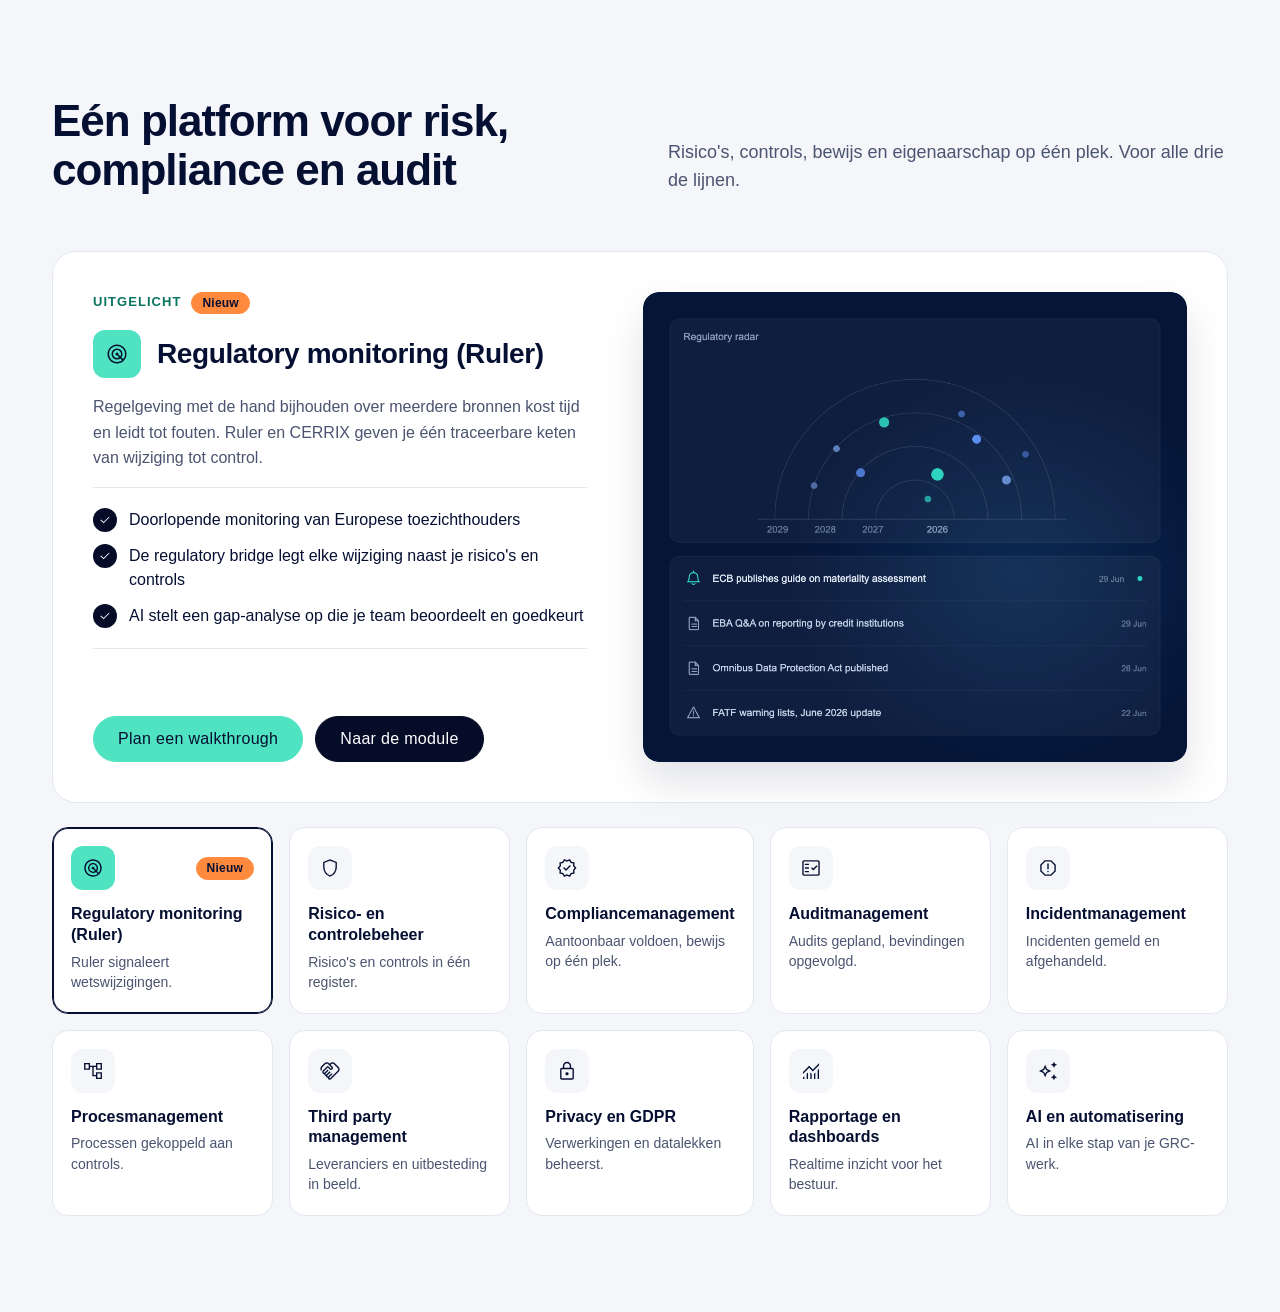
<file: experiment-modulegrid.html>
<!doctype html>
<html lang="nl">
<head>
<meta charset="utf-8">
<meta name="viewport" content="width=device-width, initial-scale=1">
<title>Experiment modulegrid · klikbaar</title>
<link rel="preconnect" href="https://fonts.googleapis.com">
<link rel="preconnect" href="https://fonts.gstatic.com" crossorigin>
<link rel="stylesheet" href="wireframe.css">
<link rel="stylesheet" href="cerrix.css">
<link rel="stylesheet" href="home.css">
<link rel="stylesheet" href="live.css">
<link rel="stylesheet" href="design.css">
<link rel="stylesheet" href="x-modgrid.css">
</head>
<body class="ds"><div class="wf-frame xm-frame" data-frame="Experiment modulegrid · klikbaar">
<section class="hp-sec hp-s4 xm" data-live data-name="Experiment modulegrid · Regulatory monitoring (Ruler)"><div class="wf-container">
  <div class="wf-section-head"><h2 class="wf-h2">Eén platform voor risk, compliance en audit</h2><p class="wf-lead">Risico's, controls, bewijs en eigenaarschap op één plek. Voor alle drie de lijnen.</p></div>
  <div class="hp-mg-feature xm-panel" data-mod="Regulatory monitoring (Ruler)"><div class="hp-mg-copy"><div class="hp-mg-top"><div class="hp-mg-label"><p class="wf-eyebrow">Uitgelicht</p><em class=cx-tag>Nieuw</em></div>
    <div class="px-title"><span class="ds-tile"><svg class="cx-ic" fill="currentColor" data-icon="radar" xmlns="http://www.w3.org/2000/svg" height="24" viewBox="0 -960 960 960" width="24"><path d="M331.86-129.92q-69.37-29.92-120.68-81.21-51.31-51.29-81.25-120.63Q100-401.1 100-479.93q0-78.84 29.92-148.21t81.21-120.68q51.29-51.31 120.63-81.25Q401.1-860 479.93-860q78.84 0 148.21 29.92t120.68 81.21q51.31 51.29 81.25 120.63Q860-558.9 860-480.07q0 78.84-29.92 148.21t-81.21 120.68q-51.29 51.31-120.63 81.25Q558.9-100 480.07-100q-78.84 0-148.21-29.92ZM480-160q58.5 0 110.21-19.42 51.71-19.43 93.48-54.12l-70.84-70.85q-27.47 21-61.48 32.7Q517.36-260 480-260q-91.67 0-155.83-64.14Q260-388.28 260-479.91q0-91.63 64.14-155.86Q388.28-700 479.91-700q91.63 0 155.86 64.17Q700-571.67 700-480q0 37.46-12 71.68-12 34.22-33 61.78l70.85 70.85q34.69-41.77 54.42-93.69Q800-421.31 800-480q0-134-93-227t-227-93q-134 0-227 93t-93 227q0 134 93 227t227 93Zm0-160q24.55 0 47.43-7.23t42.03-20.54L495-422.23q-3.73 1.48-7.46 1.86-3.73.37-7.46.37-24.62 0-42.35-17.73T420-480q0-24.54 17.73-42.27Q455.46-540 480-540q24.54 0 42.27 17.73Q540-504.54 540-480.08q0 4.45-.37 8.53-.38 4.07-1.86 7.78l73.84 73.85q13.31-19.16 20.85-41.87Q640-454.51 640-480q0-66-47-113t-113-47q-66 0-113 47t-47 113q0 66 47 113t113 47Z"/></svg></span><h3>Regulatory monitoring (Ruler)</h3></div><p class="hp-mod-desc">Regelgeving met de hand bijhouden over meerdere bronnen kost tijd en leidt tot fouten. Ruler en CERRIX geven je één traceerbare keten van wijziging tot control.</p><ul class="hp-usps"><li><span class="ds-check"><svg class="cx-ic" fill="currentColor" data-icon="check" xmlns="http://www.w3.org/2000/svg" height="18" viewBox="0 -960 960 960" width="18"><path d="M382-253.85 168.62-467.23 211.38-510 382-339.38 748.62-706l42.76 42.77L382-253.85Z"/></svg></span><span>Doorlopende monitoring van Europese toezichthouders</span></li><li><span class="ds-check"><svg class="cx-ic" fill="currentColor" data-icon="check" xmlns="http://www.w3.org/2000/svg" height="18" viewBox="0 -960 960 960" width="18"><path d="M382-253.85 168.62-467.23 211.38-510 382-339.38 748.62-706l42.76 42.77L382-253.85Z"/></svg></span><span>De regulatory bridge legt elke wijziging naast je risico's en controls</span></li><li><span class="ds-check"><svg class="cx-ic" fill="currentColor" data-icon="check" xmlns="http://www.w3.org/2000/svg" height="18" viewBox="0 -960 960 960" width="18"><path d="M382-253.85 168.62-467.23 211.38-510 382-339.38 748.62-706l42.76 42.77L382-253.85Z"/></svg></span><span>AI stelt een gap-analyse op die je team beoordeelt en goedkeurt</span></li></ul></div>
    <div class="wf-row px-actions"><a class="wf-btn" href="#">Plan een walkthrough</a><a class="wf-btn wf-btn--secondary" href="#">Naar de module</a></div></div>
    <div class="hp-mg-img"><img class="ds-shot" src="assets/prod-ruler.png" alt=""></div></div><div class="hp-mg-feature xm-panel" data-mod="Risico- en controlebeheer" hidden><div class="hp-mg-copy"><div class="hp-mg-top"><div class="hp-mg-label"><p class="wf-eyebrow">Module</p></div>
    <div class="px-title"><span class="ds-tile"><svg class="cx-ic" fill="currentColor" data-icon="shield" xmlns="http://www.w3.org/2000/svg" height="24" viewBox="0 -960 960 960" width="24"><path d="M480-100.77q-129.77-35.39-214.88-152.77Q180-370.92 180-516v-230.15l300-112.31 300 112.31V-516q0 145.08-85.12 262.46Q609.77-136.16 480-100.77Zm0-63.23q104-33 172-132t68-220v-189l-240-89.62L240-705v189q0 121 68 220t172 132Zm0-315.62Z"/></svg></span><h3>Risico- en controlebeheer</h3></div><p class="hp-mod-desc">Breng risico's en controls samen in één register. Zo zie je altijd waar je staat, zonder losse spreadsheets bij te houden.</p><ul class="hp-usps"><li><span class="ds-check"><svg class="cx-ic" fill="currentColor" data-icon="check" xmlns="http://www.w3.org/2000/svg" height="18" viewBox="0 -960 960 960" width="18"><path d="M382-253.85 168.62-467.23 211.38-510 382-339.38 748.62-706l42.76 42.77L382-253.85Z"/></svg></span><span>Eén risicoregister voor alle drie de lijnen</span></li><li><span class="ds-check"><svg class="cx-ic" fill="currentColor" data-icon="check" xmlns="http://www.w3.org/2000/svg" height="18" viewBox="0 -960 960 960" width="18"><path d="M382-253.85 168.62-467.23 211.38-510 382-339.38 748.62-706l42.76 42.77L382-253.85Z"/></svg></span><span>Controls direct gekoppeld aan risico's en bewijs</span></li><li><span class="ds-check"><svg class="cx-ic" fill="currentColor" data-icon="check" xmlns="http://www.w3.org/2000/svg" height="18" viewBox="0 -960 960 960" width="18"><path d="M382-253.85 168.62-467.23 211.38-510 382-339.38 748.62-706l42.76 42.77L382-253.85Z"/></svg></span><span>Actuele risicoscores, klaar voor het bestuur</span></li></ul></div>
    <div class="wf-row px-actions"><a class="wf-btn" href="#">Plan een walkthrough</a><a class="wf-btn wf-btn--secondary" href="#">Naar de module</a></div></div>
    <div class="hp-mg-img"><img class="ds-shot" src="assets/prod-risk.png" alt=""></div></div><div class="hp-mg-feature xm-panel" data-mod="Compliancemanagement" hidden><div class="hp-mg-copy"><div class="hp-mg-top"><div class="hp-mg-label"><p class="wf-eyebrow">Module</p></div>
    <div class="px-title"><span class="ds-tile"><svg class="cx-ic" fill="currentColor" data-icon="verified" xmlns="http://www.w3.org/2000/svg" height="24" viewBox="0 -960 960 960" width="24"><path d="m352.46-85.39-71.38-120.3-135.54-29.7 13.23-139.53L66.93-480l91.84-105.08-13.23-139.53 135.54-29.7 71.38-120.3L480-820.46l127.54-54.15 71.38 120.3 135.54 29.7-13.23 139.53L893.07-480l-91.84 105.08 13.23 139.53-135.54 29.7-71.38 120.3L480-139.54 352.46-85.39ZM378-162l102-43.23L583.23-162 640-258l110-25.23L740-396l74-84-74-85.23L750-678l-110-24-58-96-102 43.23L376.77-798 320-702l-110 24 10 112.77L146-480l74 84-10 114 110 24 58 96Zm102-318Zm-42 128.15L650.15-564 608-607.38l-170 170-86-84.77L309.85-480 438-351.85Z"/></svg></span><h3>Compliancemanagement</h3></div><p class="hp-mod-desc">Wet- en regelgeving vertaald naar normen en controls in één omgeving. Zo laat je op elk moment zien dat je voldoet, met het bewijs erbij.</p><ul class="hp-usps"><li><span class="ds-check"><svg class="cx-ic" fill="currentColor" data-icon="check" xmlns="http://www.w3.org/2000/svg" height="18" viewBox="0 -960 960 960" width="18"><path d="M382-253.85 168.62-467.23 211.38-510 382-339.38 748.62-706l42.76 42.77L382-253.85Z"/></svg></span><span>Normenkaders als DORA, NIS2 en ISO 27001 vooraf ingericht</span></li><li><span class="ds-check"><svg class="cx-ic" fill="currentColor" data-icon="check" xmlns="http://www.w3.org/2000/svg" height="18" viewBox="0 -960 960 960" width="18"><path d="M382-253.85 168.62-467.23 211.38-510 382-339.38 748.62-706l42.76 42.77L382-253.85Z"/></svg></span><span>Bewijs hangt direct aan de control waar het bij hoort</span></li><li><span class="ds-check"><svg class="cx-ic" fill="currentColor" data-icon="check" xmlns="http://www.w3.org/2000/svg" height="18" viewBox="0 -960 960 960" width="18"><path d="M382-253.85 168.62-467.23 211.38-510 382-339.38 748.62-706l42.76 42.77L382-253.85Z"/></svg></span><span>Altijd een actueel beeld van je compliancestatus</span></li></ul></div>
    <div class="wf-row px-actions"><a class="wf-btn" href="#">Plan een walkthrough</a><a class="wf-btn wf-btn--secondary" href="#">Naar de module</a></div></div>
    <div class="hp-mg-img"><img class="ds-shot" src="assets/prod-compliance.png" alt=""></div></div><div class="hp-mg-feature xm-panel" data-mod="Auditmanagement" hidden><div class="hp-mg-copy"><div class="hp-mg-top"><div class="hp-mg-label"><p class="wf-eyebrow">Module</p></div>
    <div class="px-title"><span class="ds-tile"><svg class="cx-ic" fill="currentColor" data-icon="fact_check" xmlns="http://www.w3.org/2000/svg" height="24" viewBox="0 -960 960 960" width="24"><path d="M172.31-140Q142-140 121-161q-21-21-21-51.31v-535.38Q100-778 121-799q21-21 51.31-21h615.38Q818-820 839-799q21 21 21 51.31v535.38Q860-182 839-161q-21 21-51.31 21H172.31Zm0-60h615.38q4.62 0 8.46-3.85 3.85-3.84 3.85-8.46v-535.38q0-4.62-3.85-8.46-3.84-3.85-8.46-3.85H172.31q-4.62 0-8.46 3.85-3.85 3.84-3.85 8.46v535.38q0 4.62 3.85 8.46 3.84 3.85 8.46 3.85ZM210-290h180v-60H210v60Zm372-84.23L765.77-558 723-600.77l-141 142-57-57L483.23-473 582-374.23ZM210-450h180v-60H210v60Zm0-160h180v-60H210v60Zm-50 410v-560 560Z"/></svg></span><h3>Auditmanagement</h3></div><p class="hp-mod-desc">Plan audits, leg bevindingen vast en volg verbeteracties op tot ze zijn afgerond. De tweede en derde lijn werken in dezelfde data.</p><ul class="hp-usps"><li><span class="ds-check"><svg class="cx-ic" fill="currentColor" data-icon="check" xmlns="http://www.w3.org/2000/svg" height="18" viewBox="0 -960 960 960" width="18"><path d="M382-253.85 168.62-467.23 211.38-510 382-339.38 748.62-706l42.76 42.77L382-253.85Z"/></svg></span><span>Auditplanning en werkprogramma's op één plek</span></li><li><span class="ds-check"><svg class="cx-ic" fill="currentColor" data-icon="check" xmlns="http://www.w3.org/2000/svg" height="18" viewBox="0 -960 960 960" width="18"><path d="M382-253.85 168.62-467.23 211.38-510 382-339.38 748.62-706l42.76 42.77L382-253.85Z"/></svg></span><span>Bevindingen gekoppeld aan risico's en controls</span></li><li><span class="ds-check"><svg class="cx-ic" fill="currentColor" data-icon="check" xmlns="http://www.w3.org/2000/svg" height="18" viewBox="0 -960 960 960" width="18"><path d="M382-253.85 168.62-467.23 211.38-510 382-339.38 748.62-706l42.76 42.77L382-253.85Z"/></svg></span><span>Verbeteracties met eigenaar, deadline en status</span></li></ul></div>
    <div class="wf-row px-actions"><a class="wf-btn" href="#">Plan een walkthrough</a><a class="wf-btn wf-btn--secondary" href="#">Naar de module</a></div></div>
    <div class="hp-mg-img"><img class="ds-shot" src="assets/prod-audit.png" alt=""></div></div><div class="hp-mg-feature xm-panel" data-mod="Incidentmanagement" hidden><div class="hp-mg-copy"><div class="hp-mg-top"><div class="hp-mg-label"><p class="wf-eyebrow">Module</p></div>
    <div class="px-title"><span class="ds-tile"><svg class="cx-ic" fill="currentColor" data-icon="report" xmlns="http://www.w3.org/2000/svg" height="24" viewBox="0 -960 960 960" width="24"><path d="M480-291.54q13.73 0 23.02-9.38 9.29-9.39 9.29-22.93 0-13.53-9.29-22.92-9.29-9.38-23.02-9.38t-23.02 9.38q-9.29 9.39-9.29 22.92 0 13.54 9.29 22.93 9.29 9.38 23.02 9.38Zm-30-139.23h60v-241.54h-60v241.54ZM338.46-140 140-338.28v-283.26L338.28-820h283.26L820-621.72v283.26L621.72-140H338.46ZM364-200h232l164-164v-232L596-760H364L200-596v232l164 164Zm116-280Z"/></svg></span><h3>Incidentmanagement</h3></div><p class="hp-mod-desc">Meld, classificeer en handel incidenten af volgens vaste stappen. Ernstige incidenten meld je op tijd aan de toezichthouder.</p><ul class="hp-usps"><li><span class="ds-check"><svg class="cx-ic" fill="currentColor" data-icon="check" xmlns="http://www.w3.org/2000/svg" height="18" viewBox="0 -960 960 960" width="18"><path d="M382-253.85 168.62-467.23 211.38-510 382-339.38 748.62-706l42.76 42.77L382-253.85Z"/></svg></span><span>Meldformulier voor de hele organisatie</span></li><li><span class="ds-check"><svg class="cx-ic" fill="currentColor" data-icon="check" xmlns="http://www.w3.org/2000/svg" height="18" viewBox="0 -960 960 960" width="18"><path d="M382-253.85 168.62-467.23 211.38-510 382-339.38 748.62-706l42.76 42.77L382-253.85Z"/></svg></span><span>Classificatie en termijnen volgens DORA</span></li><li><span class="ds-check"><svg class="cx-ic" fill="currentColor" data-icon="check" xmlns="http://www.w3.org/2000/svg" height="18" viewBox="0 -960 960 960" width="18"><path d="M382-253.85 168.62-467.23 211.38-510 382-339.38 748.62-706l42.76 42.77L382-253.85Z"/></svg></span><span>Oorzaken en acties gekoppeld aan je risico's</span></li></ul></div>
    <div class="wf-row px-actions"><a class="wf-btn" href="#">Plan een walkthrough</a><a class="wf-btn wf-btn--secondary" href="#">Naar de module</a></div></div>
    <div class="hp-mg-img"><img class="ds-shot" src="assets/prod-incident.png" alt=""></div></div><div class="hp-mg-feature xm-panel" data-mod="Procesmanagement" hidden><div class="hp-mg-copy"><div class="hp-mg-top"><div class="hp-mg-label"><p class="wf-eyebrow">Module</p></div>
    <div class="px-title"><span class="ds-tile"><svg class="cx-ic" fill="currentColor" data-icon="account_tree" xmlns="http://www.w3.org/2000/svg" height="24" viewBox="0 -960 960 960" width="24"><path d="M610-130v-120H450v-400H350v120H90v-300h260v120h260v-120h260v300H610v-120H510v340h100v-120h260v300H610ZM150-770v180-180Zm520 400v180-180Zm0-400v180-180Zm0 180h140v-180H670v180Zm0 400h140v-180H670v180ZM150-590h140v-180H150v180Z"/></svg></span><h3>Procesmanagement</h3></div><p class="hp-mod-desc">Breng je processen in kaart en koppel ze aan risico's en controls. Zo zie je per proces waar je kwetsbaar bent en wie verantwoordelijk is.</p><ul class="hp-usps"><li><span class="ds-check"><svg class="cx-ic" fill="currentColor" data-icon="check" xmlns="http://www.w3.org/2000/svg" height="18" viewBox="0 -960 960 960" width="18"><path d="M382-253.85 168.62-467.23 211.38-510 382-339.38 748.62-706l42.76 42.77L382-253.85Z"/></svg></span><span>Processen, eigenaren en stappen op één plek</span></li><li><span class="ds-check"><svg class="cx-ic" fill="currentColor" data-icon="check" xmlns="http://www.w3.org/2000/svg" height="18" viewBox="0 -960 960 960" width="18"><path d="M382-253.85 168.62-467.23 211.38-510 382-339.38 748.62-706l42.76 42.77L382-253.85Z"/></svg></span><span>Risico's en controls per processtap zichtbaar</span></li><li><span class="ds-check"><svg class="cx-ic" fill="currentColor" data-icon="check" xmlns="http://www.w3.org/2000/svg" height="18" viewBox="0 -960 960 960" width="18"><path d="M382-253.85 168.62-467.23 211.38-510 382-339.38 748.62-706l42.76 42.77L382-253.85Z"/></svg></span><span>Wijzigingen in processen direct doorgevoerd in je controls</span></li></ul></div>
    <div class="wf-row px-actions"><a class="wf-btn" href="#">Plan een walkthrough</a><a class="wf-btn wf-btn--secondary" href="#">Naar de module</a></div></div>
    <div class="hp-mg-img"><img class="ds-shot" src="assets/prod-process.png" alt=""></div></div><div class="hp-mg-feature xm-panel" data-mod="Third party management" hidden><div class="hp-mg-copy"><div class="hp-mg-top"><div class="hp-mg-label"><p class="wf-eyebrow">Module</p></div>
    <div class="px-title"><span class="ds-tile"><svg class="cx-ic" fill="currentColor" data-icon="handshake" xmlns="http://www.w3.org/2000/svg" height="24" viewBox="0 -960 960 960" width="24"><path d="M471.54-161.15q5.92 0 12.04-2.77 6.11-2.77 9.65-6.31l319.92-319.92q13.54-13.54 20.39-28.93 6.84-15.38 6.84-32.3 0-17.54-6.84-33.77-6.85-16.24-20.39-29.16l-160-160q-12.92-13.54-28-19.81-15.07-6.26-32.61-6.26-16.92 0-32.5 6.26-15.58 6.27-28.73 19.81l-22.93 22.93 74 74.61q13.46 12.85 19.89 29.31 6.42 16.46 6.42 34.15 0 36.62-24.46 61.08t-61.08 24.46q-17.69 0-34.27-5.85-16.57-5.84-29.42-18.69l-75.77-75.15-173.84 173.84q-4.54 4.54-6.81 10.16-2.27 5.61-2.27 11.54 0 11.07 7.54 18.92 7.54 7.85 18.61 7.85 5.93 0 12.04-2.77 6.12-2.77 9.66-6.31L380-545.61l42.15 42.15-130.77 131.38q-4.53 4.54-6.8 10.16-2.27 5.61-2.27 11.54 0 10.69 7.73 18.42 7.73 7.73 18.42 7.73 5.93 0 12.04-2.77 6.12-2.77 9.65-6.31l136-135.38 42.16 42.15-135.39 136q-4.15 3.54-6.61 9.65-2.46 6.12-2.46 12.04 0 10.7 7.73 18.43t18.42 7.73q5.92 0 11.54-2.27 5.61-2.27 10.15-6.81l136-135.38L589.85-345l-136 136q-4.54 4.54-6.81 10.54-2.27 6-2.27 11.54 0 11.07 8.23 18.42 8.23 7.35 18.54 7.35Zm-.62 59.99q-33.92 0-59.15-23.53-25.23-23.54-26.38-58.62-34-2.31-56.81-24.15-22.81-21.85-24.73-57.39-35.54-2.3-57.46-24.84-21.93-22.54-23.47-56.7-35.69-2.3-58.92-25.88-23.23-23.58-23.23-59.65 0-17.69 6.73-34.66 6.73-16.96 19.58-29.8l216.61-216 117.16 117.15q3.53 4.15 9.26 6.62 5.74 2.46 12.43 2.46 10.92 0 18.84-7.23 7.93-7.23 7.93-18.93 0-6.69-2.46-12.42-2.47-5.73-6.62-9.27L399.92-774.31q-12.92-13.54-28.19-19.81-15.27-6.26-32.81-6.26-16.92 0-32.11 6.26-15.2 6.27-28.73 19.81l-131.39 132q-10.92 10.92-17.88 25.81-6.96 14.88-8.19 30.35-1.24 12.77 1.15 25.27 2.38 12.5 8.38 23.5L86-493.23Q72.46-512.77 65.62-537q-6.85-24.23-5.62-49.15 1.23-27.62 12.46-53.35t31.46-45.96l131-131q22.47-21.85 48.89-32.88 26.42-11.04 55.5-11.04 29.07 0 55.3 11.04 26.24 11.03 48.08 32.88l22.93 22.92 22.92-22.92q22.46-21.85 48.69-32.88 26.23-11.04 55.31-11.04 29.08 0 55.5 11.04 26.42 11.03 48.27 32.88l159 159q21.84 21.85 33.46 49.73 11.61 27.88 11.61 56.96 0 29.08-11.61 55.31-11.62 26.23-33.46 48.07L535.38-128.08q-13.23 13.23-29.8 20.08-16.58 6.84-34.66 6.84Zm-113.61-532.3Z"/></svg></span><h3>Third party management</h3></div><p class="hp-mod-desc">Houd grip op leveranciers en uitbesteding, van selectie tot exit. Het register van informatie vul je bij terwijl je werkt.</p><ul class="hp-usps"><li><span class="ds-check"><svg class="cx-ic" fill="currentColor" data-icon="check" xmlns="http://www.w3.org/2000/svg" height="18" viewBox="0 -960 960 960" width="18"><path d="M382-253.85 168.62-467.23 211.38-510 382-339.38 748.62-706l42.76 42.77L382-253.85Z"/></svg></span><span>Leveranciers beoordelen met vaste vragenlijsten</span></li><li><span class="ds-check"><svg class="cx-ic" fill="currentColor" data-icon="check" xmlns="http://www.w3.org/2000/svg" height="18" viewBox="0 -960 960 960" width="18"><path d="M382-253.85 168.62-467.23 211.38-510 382-339.38 748.62-706l42.76 42.77L382-253.85Z"/></svg></span><span>Register van informatie klaar voor DORA</span></li><li><span class="ds-check"><svg class="cx-ic" fill="currentColor" data-icon="check" xmlns="http://www.w3.org/2000/svg" height="18" viewBox="0 -960 960 960" width="18"><path d="M382-253.85 168.62-467.23 211.38-510 382-339.38 748.62-706l42.76 42.77L382-253.85Z"/></svg></span><span>Contracten, risico's en exitplannen per leverancier</span></li></ul></div>
    <div class="wf-row px-actions"><a class="wf-btn" href="#">Plan een walkthrough</a><a class="wf-btn wf-btn--secondary" href="#">Naar de module</a></div></div>
    <div class="hp-mg-img"><img class="ds-shot" src="assets/prod-thirdparty.png" alt=""></div></div><div class="hp-mg-feature xm-panel" data-mod="Privacy en GDPR" hidden><div class="hp-mg-copy"><div class="hp-mg-top"><div class="hp-mg-label"><p class="wf-eyebrow">Module</p></div>
    <div class="px-title"><span class="ds-tile"><svg class="cx-ic" fill="currentColor" data-icon="lock" xmlns="http://www.w3.org/2000/svg" height="24" viewBox="0 -960 960 960" width="24"><path d="M252.31-100q-29.92 0-51.12-21.19Q180-142.39 180-172.31v-375.38q0-29.92 21.19-51.12Q222.39-620 252.31-620H300v-80q0-74.92 52.54-127.46Q405.08-880 480-880q74.92 0 127.46 52.54Q660-774.92 660-700v80h47.69q29.92 0 51.12 21.19Q780-577.61 780-547.69v375.38q0 29.92-21.19 51.12Q737.61-100 707.69-100H252.31Zm0-60h455.38q5.39 0 8.85-3.46t3.46-8.85v-375.38q0-5.39-3.46-8.85t-8.85-3.46H252.31q-5.39 0-8.85 3.46t-3.46 8.85v375.38q0 5.39 3.46 8.85t8.85 3.46Zm277.27-150.42Q550-330.85 550-360t-20.42-49.58Q509.15-430 480-430t-49.58 20.42Q410-389.15 410-360t20.42 49.58Q450.85-290 480-290t49.58-20.42ZM360-620h240v-80q0-50-35-85t-85-35q-50 0-85 35t-35 85v80ZM240-160v-400 400Z"/></svg></span><h3>Privacy en GDPR</h3></div><p class="hp-mod-desc">Leg verwerkingen vast, beoordeel risico's met een DPIA en handel datalekken af binnen de wettelijke termijn.</p><ul class="hp-usps"><li><span class="ds-check"><svg class="cx-ic" fill="currentColor" data-icon="check" xmlns="http://www.w3.org/2000/svg" height="18" viewBox="0 -960 960 960" width="18"><path d="M382-253.85 168.62-467.23 211.38-510 382-339.38 748.62-706l42.76 42.77L382-253.85Z"/></svg></span><span>Verwerkingsregister dat actueel blijft</span></li><li><span class="ds-check"><svg class="cx-ic" fill="currentColor" data-icon="check" xmlns="http://www.w3.org/2000/svg" height="18" viewBox="0 -960 960 960" width="18"><path d="M382-253.85 168.62-467.23 211.38-510 382-339.38 748.62-706l42.76 42.77L382-253.85Z"/></svg></span><span>DPIA's met vaste stappen en goedkeuring</span></li><li><span class="ds-check"><svg class="cx-ic" fill="currentColor" data-icon="check" xmlns="http://www.w3.org/2000/svg" height="18" viewBox="0 -960 960 960" width="18"><path d="M382-253.85 168.62-467.23 211.38-510 382-339.38 748.62-706l42.76 42.77L382-253.85Z"/></svg></span><span>Datalekken gemeld en gedocumenteerd binnen 72 uur</span></li></ul></div>
    <div class="wf-row px-actions"><a class="wf-btn" href="#">Plan een walkthrough</a><a class="wf-btn wf-btn--secondary" href="#">Naar de module</a></div></div>
    <div class="hp-mg-img"><img class="ds-shot" src="assets/prod-compliance.png" alt=""></div></div><div class="hp-mg-feature xm-panel" data-mod="Rapportage en dashboards" hidden><div class="hp-mg-copy"><div class="hp-mg-top"><div class="hp-mg-label"><p class="wf-eyebrow">Module</p></div>
    <div class="px-title"><span class="ds-tile"><svg class="cx-ic" fill="currentColor" data-icon="monitoring" xmlns="http://www.w3.org/2000/svg" height="24" viewBox="0 -960 960 960" width="24"><path d="M130-130v-65.77l60-60V-130h-60Zm160 0v-225.77l60-60V-130h-60Zm160 0v-285.77l60 61V-130h-60Zm160 0v-224.77l60-60V-130h-60Zm160 0v-385.77l60-60V-130h-60ZM130-351.23v-84.54l270-270 160 160 270-270v84.54l-270 270-160-160-270 270Z"/></svg></span><h3>Rapportage en dashboards</h3></div><p class="hp-mod-desc">Realtime inzicht in risico's, controls en acties, van werkvloer tot bestuur. Rapportages maak je in minuten in plaats van dagen.</p><ul class="hp-usps"><li><span class="ds-check"><svg class="cx-ic" fill="currentColor" data-icon="check" xmlns="http://www.w3.org/2000/svg" height="18" viewBox="0 -960 960 960" width="18"><path d="M382-253.85 168.62-467.23 211.38-510 382-339.38 748.62-706l42.76 42.77L382-253.85Z"/></svg></span><span>Dashboards per rol: bestuur, risk, compliance en audit</span></li><li><span class="ds-check"><svg class="cx-ic" fill="currentColor" data-icon="check" xmlns="http://www.w3.org/2000/svg" height="18" viewBox="0 -960 960 960" width="18"><path d="M382-253.85 168.62-467.23 211.38-510 382-339.38 748.62-706l42.76 42.77L382-253.85Z"/></svg></span><span>Kwartaalrapportage met één klik</span></li><li><span class="ds-check"><svg class="cx-ic" fill="currentColor" data-icon="check" xmlns="http://www.w3.org/2000/svg" height="18" viewBox="0 -960 960 960" width="18"><path d="M382-253.85 168.62-467.23 211.38-510 382-339.38 748.62-706l42.76 42.77L382-253.85Z"/></svg></span><span>Altijd gebaseerd op de actuele data in CERRIX</span></li></ul></div>
    <div class="wf-row px-actions"><a class="wf-btn" href="#">Plan een walkthrough</a><a class="wf-btn wf-btn--secondary" href="#">Naar de module</a></div></div>
    <div class="hp-mg-img"><img class="ds-shot" src="assets/prod-reporting.png" alt=""></div></div><div class="hp-mg-feature xm-panel" data-mod="AI en automatisering" hidden><div class="hp-mg-copy"><div class="hp-mg-top"><div class="hp-mg-label"><p class="wf-eyebrow">Module</p></div>
    <div class="px-title"><span class="ds-tile"><svg class="cx-ic" fill="currentColor" data-icon="auto_awesome" xmlns="http://www.w3.org/2000/svg" height="24" viewBox="0 -960 960 960" width="24"><path d="M740-616.16 697.69-710l-93.84-42.31 93.84-42.3L740-888.46l42.31 93.85 93.84 42.3L782.31-710 740-616.16Zm0 544.62-42.31-93.85-93.84-42.3L697.69-250 740-343.84 782.31-250l93.84 42.31-93.84 42.3L740-71.54ZM355.38-208.47l-84.61-186.92L83.85-480l186.92-84.61 84.61-186.92L440-564.61 626.92-480 440-395.39l-84.62 186.92Zm0-145.53 40-86 86-40-86-40-40-86-40 86-86 40 86 40 40 86Zm0-126Z"/></svg></span><h3>AI en automatisering</h3></div><p class="hp-mod-desc">AI helpt bij het werk dat nu het meeste tijd kost: zoeken, samenvatten en terugkerende taken. Jij houdt de regie en keurt goed.</p><ul class="hp-usps"><li><span class="ds-check"><svg class="cx-ic" fill="currentColor" data-icon="check" xmlns="http://www.w3.org/2000/svg" height="18" viewBox="0 -960 960 960" width="18"><path d="M382-253.85 168.62-467.23 211.38-510 382-339.38 748.62-706l42.76 42.77L382-253.85Z"/></svg></span><span>Stel je risicodata een vraag in gewone taal</span></li><li><span class="ds-check"><svg class="cx-ic" fill="currentColor" data-icon="check" xmlns="http://www.w3.org/2000/svg" height="18" viewBox="0 -960 960 960" width="18"><path d="M382-253.85 168.62-467.23 211.38-510 382-339.38 748.62-706l42.76 42.77L382-253.85Z"/></svg></span><span>Samenvattingen voor bestuur en toezichthouder</span></li><li><span class="ds-check"><svg class="cx-ic" fill="currentColor" data-icon="check" xmlns="http://www.w3.org/2000/svg" height="18" viewBox="0 -960 960 960" width="18"><path d="M382-253.85 168.62-467.23 211.38-510 382-339.38 748.62-706l42.76 42.77L382-253.85Z"/></svg></span><span>Terugkerende controles en herinneringen automatisch</span></li></ul></div>
    <div class="wf-row px-actions"><a class="wf-btn" href="#">Plan een walkthrough</a><a class="wf-btn wf-btn--secondary" href="#">Naar de module</a></div></div>
    <div class="hp-mg-img"><img class="ds-shot" src="assets/prod-reporting.png" alt=""></div></div>
  <div class="xm-grid" role="tablist"><button type="button" class="xm-card is-selected" data-mod="Regulatory monitoring (Ruler)" role="tab" aria-selected="true"><span class="xm-card-top"><span class="ds-tile"><svg class="cx-ic" fill="currentColor" data-icon="radar" xmlns="http://www.w3.org/2000/svg" height="22" viewBox="0 -960 960 960" width="22"><path d="M331.86-129.92q-69.37-29.92-120.68-81.21-51.31-51.29-81.25-120.63Q100-401.1 100-479.93q0-78.84 29.92-148.21t81.21-120.68q51.29-51.31 120.63-81.25Q401.1-860 479.93-860q78.84 0 148.21 29.92t120.68 81.21q51.31 51.29 81.25 120.63Q860-558.9 860-480.07q0 78.84-29.92 148.21t-81.21 120.68q-51.29 51.31-120.63 81.25Q558.9-100 480.07-100q-78.84 0-148.21-29.92ZM480-160q58.5 0 110.21-19.42 51.71-19.43 93.48-54.12l-70.84-70.85q-27.47 21-61.48 32.7Q517.36-260 480-260q-91.67 0-155.83-64.14Q260-388.28 260-479.91q0-91.63 64.14-155.86Q388.28-700 479.91-700q91.63 0 155.86 64.17Q700-571.67 700-480q0 37.46-12 71.68-12 34.22-33 61.78l70.85 70.85q34.69-41.77 54.42-93.69Q800-421.31 800-480q0-134-93-227t-227-93q-134 0-227 93t-93 227q0 134 93 227t227 93Zm0-160q24.55 0 47.43-7.23t42.03-20.54L495-422.23q-3.73 1.48-7.46 1.86-3.73.37-7.46.37-24.62 0-42.35-17.73T420-480q0-24.54 17.73-42.27Q455.46-540 480-540q24.54 0 42.27 17.73Q540-504.54 540-480.08q0 4.45-.37 8.53-.38 4.07-1.86 7.78l73.84 73.85q13.31-19.16 20.85-41.87Q640-454.51 640-480q0-66-47-113t-113-47q-66 0-113 47t-47 113q0 66 47 113t113 47Z"/></svg></span><em class="cx-tag">Nieuw</em></span><strong>Regulatory monitoring (Ruler)</strong><span>Ruler signaleert wetswijzigingen.</span></button><button type="button" class="xm-card" data-mod="Risico- en controlebeheer" role="tab" aria-selected="false"><span class="xm-card-top"><span class="ds-tile"><svg class="cx-ic" fill="currentColor" data-icon="shield" xmlns="http://www.w3.org/2000/svg" height="22" viewBox="0 -960 960 960" width="22"><path d="M480-100.77q-129.77-35.39-214.88-152.77Q180-370.92 180-516v-230.15l300-112.31 300 112.31V-516q0 145.08-85.12 262.46Q609.77-136.16 480-100.77Zm0-63.23q104-33 172-132t68-220v-189l-240-89.62L240-705v189q0 121 68 220t172 132Zm0-315.62Z"/></svg></span></span><strong>Risico- en controlebeheer</strong><span>Risico's en controls in één register.</span></button><button type="button" class="xm-card" data-mod="Compliancemanagement" role="tab" aria-selected="false"><span class="xm-card-top"><span class="ds-tile"><svg class="cx-ic" fill="currentColor" data-icon="verified" xmlns="http://www.w3.org/2000/svg" height="22" viewBox="0 -960 960 960" width="22"><path d="m352.46-85.39-71.38-120.3-135.54-29.7 13.23-139.53L66.93-480l91.84-105.08-13.23-139.53 135.54-29.7 71.38-120.3L480-820.46l127.54-54.15 71.38 120.3 135.54 29.7-13.23 139.53L893.07-480l-91.84 105.08 13.23 139.53-135.54 29.7-71.38 120.3L480-139.54 352.46-85.39ZM378-162l102-43.23L583.23-162 640-258l110-25.23L740-396l74-84-74-85.23L750-678l-110-24-58-96-102 43.23L376.77-798 320-702l-110 24 10 112.77L146-480l74 84-10 114 110 24 58 96Zm102-318Zm-42 128.15L650.15-564 608-607.38l-170 170-86-84.77L309.85-480 438-351.85Z"/></svg></span></span><strong>Compliancemanagement</strong><span>Aantoonbaar voldoen, bewijs op één plek.</span></button><button type="button" class="xm-card" data-mod="Auditmanagement" role="tab" aria-selected="false"><span class="xm-card-top"><span class="ds-tile"><svg class="cx-ic" fill="currentColor" data-icon="fact_check" xmlns="http://www.w3.org/2000/svg" height="22" viewBox="0 -960 960 960" width="22"><path d="M172.31-140Q142-140 121-161q-21-21-21-51.31v-535.38Q100-778 121-799q21-21 51.31-21h615.38Q818-820 839-799q21 21 21 51.31v535.38Q860-182 839-161q-21 21-51.31 21H172.31Zm0-60h615.38q4.62 0 8.46-3.85 3.85-3.84 3.85-8.46v-535.38q0-4.62-3.85-8.46-3.84-3.85-8.46-3.85H172.31q-4.62 0-8.46 3.85-3.85 3.84-3.85 8.46v535.38q0 4.62 3.85 8.46 3.84 3.85 8.46 3.85ZM210-290h180v-60H210v60Zm372-84.23L765.77-558 723-600.77l-141 142-57-57L483.23-473 582-374.23ZM210-450h180v-60H210v60Zm0-160h180v-60H210v60Zm-50 410v-560 560Z"/></svg></span></span><strong>Auditmanagement</strong><span>Audits gepland, bevindingen opgevolgd.</span></button><button type="button" class="xm-card" data-mod="Incidentmanagement" role="tab" aria-selected="false"><span class="xm-card-top"><span class="ds-tile"><svg class="cx-ic" fill="currentColor" data-icon="report" xmlns="http://www.w3.org/2000/svg" height="22" viewBox="0 -960 960 960" width="22"><path d="M480-291.54q13.73 0 23.02-9.38 9.29-9.39 9.29-22.93 0-13.53-9.29-22.92-9.29-9.38-23.02-9.38t-23.02 9.38q-9.29 9.39-9.29 22.92 0 13.54 9.29 22.93 9.29 9.38 23.02 9.38Zm-30-139.23h60v-241.54h-60v241.54ZM338.46-140 140-338.28v-283.26L338.28-820h283.26L820-621.72v283.26L621.72-140H338.46ZM364-200h232l164-164v-232L596-760H364L200-596v232l164 164Zm116-280Z"/></svg></span></span><strong>Incidentmanagement</strong><span>Incidenten gemeld en afgehandeld.</span></button><button type="button" class="xm-card" data-mod="Procesmanagement" role="tab" aria-selected="false"><span class="xm-card-top"><span class="ds-tile"><svg class="cx-ic" fill="currentColor" data-icon="account_tree" xmlns="http://www.w3.org/2000/svg" height="22" viewBox="0 -960 960 960" width="22"><path d="M610-130v-120H450v-400H350v120H90v-300h260v120h260v-120h260v300H610v-120H510v340h100v-120h260v300H610ZM150-770v180-180Zm520 400v180-180Zm0-400v180-180Zm0 180h140v-180H670v180Zm0 400h140v-180H670v180ZM150-590h140v-180H150v180Z"/></svg></span></span><strong>Procesmanagement</strong><span>Processen gekoppeld aan controls.</span></button><button type="button" class="xm-card" data-mod="Third party management" role="tab" aria-selected="false"><span class="xm-card-top"><span class="ds-tile"><svg class="cx-ic" fill="currentColor" data-icon="handshake" xmlns="http://www.w3.org/2000/svg" height="22" viewBox="0 -960 960 960" width="22"><path d="M471.54-161.15q5.92 0 12.04-2.77 6.11-2.77 9.65-6.31l319.92-319.92q13.54-13.54 20.39-28.93 6.84-15.38 6.84-32.3 0-17.54-6.84-33.77-6.85-16.24-20.39-29.16l-160-160q-12.92-13.54-28-19.81-15.07-6.26-32.61-6.26-16.92 0-32.5 6.26-15.58 6.27-28.73 19.81l-22.93 22.93 74 74.61q13.46 12.85 19.89 29.31 6.42 16.46 6.42 34.15 0 36.62-24.46 61.08t-61.08 24.46q-17.69 0-34.27-5.85-16.57-5.84-29.42-18.69l-75.77-75.15-173.84 173.84q-4.54 4.54-6.81 10.16-2.27 5.61-2.27 11.54 0 11.07 7.54 18.92 7.54 7.85 18.61 7.85 5.93 0 12.04-2.77 6.12-2.77 9.66-6.31L380-545.61l42.15 42.15-130.77 131.38q-4.53 4.54-6.8 10.16-2.27 5.61-2.27 11.54 0 10.69 7.73 18.42 7.73 7.73 18.42 7.73 5.93 0 12.04-2.77 6.12-2.77 9.65-6.31l136-135.38 42.16 42.15-135.39 136q-4.15 3.54-6.61 9.65-2.46 6.12-2.46 12.04 0 10.7 7.73 18.43t18.42 7.73q5.92 0 11.54-2.27 5.61-2.27 10.15-6.81l136-135.38L589.85-345l-136 136q-4.54 4.54-6.81 10.54-2.27 6-2.27 11.54 0 11.07 8.23 18.42 8.23 7.35 18.54 7.35Zm-.62 59.99q-33.92 0-59.15-23.53-25.23-23.54-26.38-58.62-34-2.31-56.81-24.15-22.81-21.85-24.73-57.39-35.54-2.3-57.46-24.84-21.93-22.54-23.47-56.7-35.69-2.3-58.92-25.88-23.23-23.58-23.23-59.65 0-17.69 6.73-34.66 6.73-16.96 19.58-29.8l216.61-216 117.16 117.15q3.53 4.15 9.26 6.62 5.74 2.46 12.43 2.46 10.92 0 18.84-7.23 7.93-7.23 7.93-18.93 0-6.69-2.46-12.42-2.47-5.73-6.62-9.27L399.92-774.31q-12.92-13.54-28.19-19.81-15.27-6.26-32.81-6.26-16.92 0-32.11 6.26-15.2 6.27-28.73 19.81l-131.39 132q-10.92 10.92-17.88 25.81-6.96 14.88-8.19 30.35-1.24 12.77 1.15 25.27 2.38 12.5 8.38 23.5L86-493.23Q72.46-512.77 65.62-537q-6.85-24.23-5.62-49.15 1.23-27.62 12.46-53.35t31.46-45.96l131-131q22.47-21.85 48.89-32.88 26.42-11.04 55.5-11.04 29.07 0 55.3 11.04 26.24 11.03 48.08 32.88l22.93 22.92 22.92-22.92q22.46-21.85 48.69-32.88 26.23-11.04 55.31-11.04 29.08 0 55.5 11.04 26.42 11.03 48.27 32.88l159 159q21.84 21.85 33.46 49.73 11.61 27.88 11.61 56.96 0 29.08-11.61 55.31-11.62 26.23-33.46 48.07L535.38-128.08q-13.23 13.23-29.8 20.08-16.58 6.84-34.66 6.84Zm-113.61-532.3Z"/></svg></span></span><strong>Third party management</strong><span>Leveranciers en uitbesteding in beeld.</span></button><button type="button" class="xm-card" data-mod="Privacy en GDPR" role="tab" aria-selected="false"><span class="xm-card-top"><span class="ds-tile"><svg class="cx-ic" fill="currentColor" data-icon="lock" xmlns="http://www.w3.org/2000/svg" height="22" viewBox="0 -960 960 960" width="22"><path d="M252.31-100q-29.92 0-51.12-21.19Q180-142.39 180-172.31v-375.38q0-29.92 21.19-51.12Q222.39-620 252.31-620H300v-80q0-74.92 52.54-127.46Q405.08-880 480-880q74.92 0 127.46 52.54Q660-774.92 660-700v80h47.69q29.92 0 51.12 21.19Q780-577.61 780-547.69v375.38q0 29.92-21.19 51.12Q737.61-100 707.69-100H252.31Zm0-60h455.38q5.39 0 8.85-3.46t3.46-8.85v-375.38q0-5.39-3.46-8.85t-8.85-3.46H252.31q-5.39 0-8.85 3.46t-3.46 8.85v375.38q0 5.39 3.46 8.85t8.85 3.46Zm277.27-150.42Q550-330.85 550-360t-20.42-49.58Q509.15-430 480-430t-49.58 20.42Q410-389.15 410-360t20.42 49.58Q450.85-290 480-290t49.58-20.42ZM360-620h240v-80q0-50-35-85t-85-35q-50 0-85 35t-35 85v80ZM240-160v-400 400Z"/></svg></span></span><strong>Privacy en GDPR</strong><span>Verwerkingen en datalekken beheerst.</span></button><button type="button" class="xm-card" data-mod="Rapportage en dashboards" role="tab" aria-selected="false"><span class="xm-card-top"><span class="ds-tile"><svg class="cx-ic" fill="currentColor" data-icon="monitoring" xmlns="http://www.w3.org/2000/svg" height="22" viewBox="0 -960 960 960" width="22"><path d="M130-130v-65.77l60-60V-130h-60Zm160 0v-225.77l60-60V-130h-60Zm160 0v-285.77l60 61V-130h-60Zm160 0v-224.77l60-60V-130h-60Zm160 0v-385.77l60-60V-130h-60ZM130-351.23v-84.54l270-270 160 160 270-270v84.54l-270 270-160-160-270 270Z"/></svg></span></span><strong>Rapportage en dashboards</strong><span>Realtime inzicht voor het bestuur.</span></button><button type="button" class="xm-card" data-mod="AI en automatisering" role="tab" aria-selected="false"><span class="xm-card-top"><span class="ds-tile"><svg class="cx-ic" fill="currentColor" data-icon="auto_awesome" xmlns="http://www.w3.org/2000/svg" height="22" viewBox="0 -960 960 960" width="22"><path d="M740-616.16 697.69-710l-93.84-42.31 93.84-42.3L740-888.46l42.31 93.85 93.84 42.3L782.31-710 740-616.16Zm0 544.62-42.31-93.85-93.84-42.3L697.69-250 740-343.84 782.31-250l93.84 42.31-93.84 42.3L740-71.54ZM355.38-208.47l-84.61-186.92L83.85-480l186.92-84.61 84.61-186.92L440-564.61 626.92-480 440-395.39l-84.62 186.92Zm0-145.53 40-86 86-40-86-40-40-86-40 86-86 40 86 40 40 86Zm0-126Z"/></svg></span></span><strong>AI en automatisering</strong><span>AI in elke stap van je GRC-werk.</span></button></div>
</div></section>
</div><script>
document.querySelectorAll('.xm[data-live]').forEach(s => {
  const cards = [...s.querySelectorAll('.xm-card')], panels = [...s.querySelectorAll('.xm-panel')];
  cards.forEach(c => c.addEventListener('click', () => {
    cards.forEach(k => { k.classList.toggle('is-selected', k === c); k.setAttribute('aria-selected', k === c); });
    panels.forEach(p => { p.hidden = p.dataset.mod !== c.dataset.mod; });
  }));
});
</script>
</body></html>
</file>
<file: wireframe.css>
/* Cut the Code wireframe kit
   Stijl afgeleid van UTS Bags — Wireframes 2 (Figma VN0gx9ITJqX84iD94qOVSg, node 16154:129).
   Alleen basispatronen; klantspecifieke vondsten horen hier niet in.
   Iconen: Material Symbols Outlined (Google Fonts), zie .wf-icon.
   Eén bron voor HTML, Claude-artifacts en (via capture) Figma.
   Desktop-ontwerp op 1440 breed; zakt netjes in tot telefoonbreedte. */

:root {
  color-scheme: light;

  /* Kleur: warme grijswaarden, geen merkkleuren */
  --wf-page:        #faf9f8; /* paginagrond, inputvelden */
  --wf-card:        #ffffff; /* kaarten die van de grond loskomen */
  --wf-surface:     #f2f0ee; /* panelen, topbalk, beeldvlakken */
  --wf-surface-2:   #e7e4e1; /* avatars, diepere vlakken */
  --wf-line:        #d6d3d1; /* randen, scheidingslijnen */
  --wf-line-strong: #a8a29e; /* secundaire knoppen, actieve randen */
  --wf-muted:       #8a827c; /* labels, meta, placeholdertekst */
  --wf-text-2:      #57534e; /* lead en bodytekst op tweede niveau */
  --wf-ink:         #1c1917; /* koppen, body, primaire knop */
  --wf-on-ink:      #faf9f8;

  /* Functionele uitzondering: ALLEEN voor validatie en systeemmeldingen, nooit decoratief */
  --wf-error:       #b42318;
  --wf-success:     #2f6b3f;

  /* Type: DM Sans, één familie */
  --wf-font: "DM Sans", ui-sans-serif, system-ui, sans-serif;
  --wf-icons: "Material Symbols Outlined";

  /* Maat */
  --wf-frame: 1440px;
  --wf-container: 1240px;
  --wf-gutter: 32px;
  --wf-section: 96px;
  --wf-radius: 3px;
  --wf-radius-pill: 999px;
}

*, *::before, *::after { box-sizing: border-box; }
html, body { margin: 0; }
body {
  background: var(--wf-page);
  color: var(--wf-ink);
  font-family: var(--wf-font);
  font-size: 14px;
  line-height: 1.6;
  font-optical-sizing: auto;
  -webkit-font-smoothing: antialiased;
}
img { display: block; max-width: 100%; }
a { color: inherit; }
p { margin: 0; }
h1, h2, h3, h4 { margin: 0; font-weight: 600; }

/* ---------- Iconen (Material Symbols Outlined) ----------
   <span class="wf-icon">search</span> — de naam van het icoon is de tekst.
   Namen: https://fonts.google.com/icons */
.wf-icon, .wf-icon-before::before, .wf-icon-after::after {
  font-family: var(--wf-icons);
  font-weight: 300; font-style: normal; font-size: 20px; line-height: 1;
  letter-spacing: normal; text-transform: none; white-space: nowrap; direction: ltr;
  display: inline-block; vertical-align: middle;
  font-feature-settings: "liga"; -webkit-font-feature-settings: "liga";
  font-variation-settings: "FILL" 0, "wght" 300, "GRAD" 0, "opsz" 20;
  -webkit-font-smoothing: antialiased;
}
.wf-icon--sm { font-size: 16px; }
.wf-icon--lg { font-size: 28px; }
.wf-icon--fill { font-variation-settings: "FILL" 1, "wght" 300, "GRAD" 0, "opsz" 20; }

/* ---------- Type ---------- */
.wf-h1, .wf-h2, .wf-h3, .wf-h4 { font-weight: 600; }
.wf-h1   { font-size: 46px; line-height: 1.15; letter-spacing: -0.01em; }
.wf-h2   { font-size: 28px; line-height: 1.15; letter-spacing: -0.01em; }
.wf-h3   { font-size: 22px; line-height: 1.15; letter-spacing: -0.01em; }
.wf-h4   { font-size: 17px; line-height: 1.15; letter-spacing: -0.01em; }
.wf-lead { font-size: 17px; line-height: 1.55; color: var(--wf-text-2); }
.wf-body { font-size: 14px; line-height: 1.6; }
.wf-small{ font-size: 13px; line-height: 1.6; color: var(--wf-muted); letter-spacing: 0.02em; }
.wf-caption { font-size: 12px; line-height: 1.6; color: var(--wf-text-2); }
.wf-eyebrow {
  font-size: 11px; line-height: 1.6; font-weight: 500;
  text-transform: uppercase; letter-spacing: 0.14em; color: var(--wf-muted);
}
.wf-link { font-size: 13px; color: var(--wf-text-2); text-decoration: underline; text-underline-offset: 3px; }
.wf-arrow-link { display: inline-flex; align-items: center; gap: 4px; font-size: 13px; font-weight: 500; text-decoration: none; }
.wf-arrow-link::after { content: "arrow_forward"; font-family: var(--wf-icons); font-size: 16px; font-weight: 300; font-feature-settings: "liga"; line-height: 1; }
.wf-breadcrumb { display: flex; flex-wrap: wrap; gap: 6px; font-size: 12px; color: var(--wf-muted); }
.wf-breadcrumb a { text-decoration: none; }
.wf-breadcrumb > * + *::before { content: "/"; margin-right: 6px; }

/* ---------- Layout ---------- */
.wf-frame   { max-width: var(--wf-frame); margin: 0 auto; background: var(--wf-page); }
.wf-container { max-width: var(--wf-container); margin: 0 auto; padding: 0 var(--wf-gutter); }
.wf-section { padding: var(--wf-section) 0; }
.wf-section--tight { padding: 48px 0; }
.wf-section--surface { background: var(--wf-surface); }
.wf-section-head {
  display: grid; grid-template-columns: 1fr 1fr; gap: 32px;
  align-items: end; margin-bottom: 32px;
}
.wf-section-head--bar { display: flex; justify-content: space-between; align-items: end; gap: 24px; margin-bottom: 24px; }
.wf-split  { display: grid; grid-template-columns: 1fr 1fr; gap: 48px; align-items: center; }
.wf-grid-2 { display: grid; grid-template-columns: repeat(2, 1fr); gap: 32px; }
.wf-grid-3 { display: grid; grid-template-columns: repeat(3, 1fr); gap: 32px; }
.wf-grid-4 { display: grid; grid-template-columns: repeat(4, 1fr); gap: 24px; }
.wf-stack  { display: flex; flex-direction: column; gap: 16px; }
.wf-row    { display: flex; flex-wrap: wrap; align-items: center; gap: 12px; }

/* ---------- Beeldvlak ----------
   Altijd met een label dat zegt WAT er komt: "Foto — teamlid, herkenbaar en benaderbaar". */
.wf-img {
  position: relative; display: grid; place-items: center;
  background: var(--wf-surface); border: 1px solid var(--wf-line);
  min-height: 120px; aspect-ratio: var(--ratio, 4 / 3);
  color: var(--wf-muted); font-size: 13px; letter-spacing: 0.02em; text-align: center;
  padding: 8px;
}
.wf-img--video::before { content: "play_circle"; font-family: var(--wf-icons); font-size: 48px; font-weight: 300; font-feature-settings: "liga"; line-height: 1; color: var(--wf-text-2); display: block; }
.wf-img-tag { /* wit labeltje linksonder op een beeldvlak: "Katoen", "Nieuw" */
  position: absolute; left: 10px; bottom: 10px;
  background: var(--wf-card); color: var(--wf-ink); font-size: 11px; padding: 2px 7px; border-radius: 2px;
}
.wf-logo { /* logoplaatsing in een rij: "Logo — meubelzaak" */
  display: grid; place-items: center; height: 56px; padding: 0 16px;
  border: 1px solid var(--wf-line); color: var(--wf-muted); font-size: 11px; text-align: center;
}
.wf-avatar { width: 40px; height: 40px; border-radius: 50%; background: var(--wf-surface-2); border: 1px solid var(--wf-line-strong); flex: none; }

/* ---------- Knoppen ---------- */
.wf-btn {
  display: inline-flex; align-items: center; justify-content: center; gap: 8px;
  height: 44px; padding: 0 22px; border-radius: var(--wf-radius);
  font: 500 14px/1 var(--wf-font); text-decoration: none; cursor: pointer;
  border: 1px solid var(--wf-ink); background: var(--wf-ink); color: var(--wf-on-ink);
}
.wf-btn--secondary { background: transparent; color: var(--wf-ink); border-color: var(--wf-line-strong); }
.wf-btn--sm { height: 36px; padding: 0 14px; font-size: 13px; }
.wf-btn--block { width: 100%; }
.wf-icon-btn {
  position: relative; display: inline-grid; place-items: center; width: 36px; height: 36px; padding: 0;
  border: 1px solid var(--wf-line); border-radius: var(--wf-radius); background: transparent; color: var(--wf-ink); cursor: pointer;
}
.wf-icon-btn--plain { border-color: transparent; }
.wf-icon-btn:disabled { color: var(--wf-line-strong); cursor: default; }
.wf-badge {
  position: absolute; top: -6px; right: -6px; min-width: 17px; height: 17px; padding: 0 4px;
  border-radius: var(--wf-radius-pill); background: var(--wf-ink); color: var(--wf-on-ink);
  font-size: 10px; font-weight: 600; display: grid; place-items: center;
}

/* ---------- Header ---------- */
.wf-topbar { background: var(--wf-surface); border-bottom: 1px solid var(--wf-line); font-size: 12px; color: var(--wf-text-2); }
.wf-topbar .wf-container { display: flex; justify-content: space-between; align-items: center; min-height: 34px; gap: 24px; }
.wf-topbar ul { display: flex; gap: 40px; list-style: none; margin: 0; padding: 0; }
.wf-topbar li { display: flex; align-items: center; gap: 6px; }
.wf-topbar li::before { content: "check"; font-family: var(--wf-icons); font-size: 16px; font-feature-settings: "liga"; color: var(--wf-ink); line-height: 1; }
.wf-lang { display: flex; gap: 12px; }
.wf-lang [aria-current] { color: var(--wf-ink); font-weight: 600; border-bottom: 1px solid var(--wf-ink); }

.wf-header { background: var(--wf-page); border-bottom: 1px solid var(--wf-line); }
.wf-header .wf-container { display: flex; align-items: center; gap: 28px; min-height: 64px; }
.wf-wordmark { font-weight: 600; font-size: 17px; text-decoration: none; }
.wf-nav { display: flex; gap: 28px; font-size: 14px; }
.wf-nav a { display: inline-flex; align-items: center; gap: 2px; text-decoration: none; }
.wf-nav .has-sub::after { content: "expand_more"; font-family: var(--wf-icons); font-size: 18px; font-weight: 300; font-feature-settings: "liga"; color: var(--wf-text-2); line-height: 1; }
.wf-header-actions { margin-left: auto; display: flex; align-items: center; gap: 12px; font-size: 14px; }
.wf-header-actions .wf-phone { display: inline-flex; align-items: center; gap: 6px; }

.wf-megamenu { background: var(--wf-page); border-bottom: 1px solid var(--wf-line); box-shadow: 0 12px 24px rgb(28 25 23 / 0.08); padding: 40px 0; }
.wf-megamenu .wf-container { display: grid; grid-template-columns: repeat(var(--cols, 4), 1fr); gap: 28px; }
.wf-megamenu ul { list-style: none; margin: 12px 0 0; padding: 0 0 12px; border-bottom: 1px solid var(--wf-line); display: grid; gap: 10px; }
.wf-megamenu a { text-decoration: none; }
.wf-megamenu .wf-all { display: block; margin-top: 12px; font-size: 13px; color: var(--wf-muted); }

/* ---------- Hero ----------
   Basisvarianten. Kies op inhoud; een bijzondere hero is een ontwerpbeslissing, geen wireframe-standaard. */
.wf-hero { padding: 80px 0; }
.wf-hero .wf-split { gap: 64px; }
.wf-hero--surface { background: var(--wf-surface); border-bottom: 1px solid var(--wf-line); }
.wf-hero--surface .wf-img { background: var(--wf-surface-2); }
.wf-hero--center { text-align: center; }
.wf-hero--center .wf-hero-copy { max-width: 780px; margin: 0 auto; align-items: center; }
.wf-hero--center .wf-img { margin-top: 56px; --ratio: 21 / 9; }
.wf-hero--page { padding: 56px 0 48px; }
.wf-hero-copy { display: flex; flex-direction: column; gap: 20px; }
.wf-hero--page .wf-hero-copy { max-width: 780px; }

/* ---------- Panelen en kaarten ---------- */
.wf-panel { background: var(--wf-surface); border: 1px solid var(--wf-line); border-radius: var(--wf-radius); padding: 28px; }
.wf-panel--lg { padding: 48px; }
.wf-card { background: var(--wf-card); border: 1px solid var(--wf-line); border-radius: var(--wf-radius); display: flex; flex-direction: column; text-decoration: none; }
.wf-card .wf-img { border: 0; border-bottom: 1px solid var(--wf-line); }
.wf-card-body { padding: 16px; display: flex; flex-direction: column; gap: 12px; flex: 1; }
.wf-card-foot { margin-top: auto; padding-top: 12px; border-top: 1px solid var(--wf-line); display: flex; justify-content: space-between; align-items: center; }
.wf-person { display: flex; gap: 12px; align-items: center; font-size: 12px; }
.wf-person strong { display: block; font-size: 12px; font-weight: 600; }
.wf-feature { display: flex; flex-direction: column; gap: 10px; }
.wf-feature > .wf-icon { font-size: 28px; color: var(--wf-ink); }

/* Productkaart: beeld zonder kader eromheen, titel + kenmerk eronder */
.wf-product { display: flex; flex-direction: column; gap: 8px; text-decoration: none; }
.wf-product .wf-img { --ratio: 1 / 1; }

/* ---------- Lijsten ---------- */
.wf-checklist { list-style: none; margin: 0; padding: 0; display: grid; gap: 10px; font-size: 13px; }
.wf-checklist li { display: grid; grid-template-columns: 18px 1fr; gap: 8px; align-items: start; }
.wf-checklist li::before {
  content: "check"; font-family: var(--wf-icons); font-feature-settings: "liga"; font-size: 12px; line-height: 1;
  display: grid; place-items: center; width: 16px; height: 16px; margin-top: 2px; border-radius: 50%; background: var(--wf-surface-2);
}
.wf-checklist--solid li::before { background: var(--wf-ink); color: var(--wf-on-ink); }

.wf-specs { display: grid; margin: 0; font-size: 13px; }
.wf-specs > div { display: flex; justify-content: space-between; padding: 8px 0; border-bottom: 1px solid var(--wf-line); }
.wf-specs dt { color: var(--wf-muted); }
.wf-specs dd { margin: 0; font-weight: 500; }

/* Accordion, optioneel genummerd */
.wf-accordion { border-top: 1px solid var(--wf-line); }
.wf-accordion details { border-bottom: 1px solid var(--wf-line); }
.wf-accordion summary {
  list-style: none; cursor: pointer; display: grid; grid-template-columns: 1fr 20px; gap: 12px; align-items: center;
  padding: 12px 0; font-size: 13px;
}
.wf-accordion--numbered summary { grid-template-columns: 32px 1fr 20px; gap: 0; }
.wf-accordion summary::-webkit-details-marker { display: none; }
.wf-accordion summary::after { content: "expand_more"; font-family: var(--wf-icons); font-size: 20px; font-weight: 300; font-feature-settings: "liga"; line-height: 1; color: var(--wf-text-2); }
.wf-accordion details[open] summary::after { content: "expand_less"; }
.wf-accordion .wf-num { color: var(--wf-muted); font-size: 11px; }
.wf-accordion .wf-answer { padding: 0 0 16px; color: var(--wf-text-2); font-size: 13px; }
.wf-accordion--numbered .wf-answer { padding-left: 32px; }

/* Tabs / filterpillen */
.wf-pills { display: flex; flex-wrap: wrap; gap: 8px; }
.wf-pill { height: 32px; padding: 0 14px; border: 1px solid var(--wf-line); border-radius: var(--wf-radius-pill); background: transparent; font: 400 12px/30px var(--wf-font); color: var(--wf-ink); cursor: pointer; }
.wf-pill[aria-selected="true"], .wf-pill.is-active { background: var(--wf-ink); border-color: var(--wf-ink); color: var(--wf-on-ink); }

/* Slider: rij kaarten die rechts doorloopt, met pijlen (geen scrollbalk) */
.wf-slider-nav { display: flex; align-items: center; gap: 8px; }
.wf-slider-nav .wf-link { margin-right: 8px; }
.wf-slider { display: grid; grid-auto-flow: column; grid-auto-columns: var(--item, 270px); gap: 16px; overflow-x: auto; scroll-snap-type: x mandatory; scroll-behavior: smooth; scrollbar-width: none; }
.wf-slider > * { scroll-snap-align: start; }
.wf-slider::-webkit-scrollbar { display: none; }

/* ---------- Formulieren ---------- */
.wf-form { display: grid; gap: 12px; }
.wf-form .wf-row-2 { display: grid; grid-template-columns: 1fr 1fr; gap: 12px; }
.wf-input, .wf-select, .wf-textarea {
  width: 100%; height: 44px; padding: 0 14px; border: 1px solid var(--wf-line); border-radius: var(--wf-radius);
  background: var(--wf-page); font: 400 13px var(--wf-font); color: var(--wf-ink);
}
.wf-input::placeholder, .wf-textarea::placeholder { color: var(--wf-muted); }
.wf-textarea { height: 96px; padding: 12px 14px; resize: vertical; }
.wf-search { position: relative; }
.wf-search .wf-icon { position: absolute; left: 12px; top: 50%; transform: translateY(-50%); color: var(--wf-muted); }
.wf-search .wf-input { padding-left: 40px; }
.wf-check { display: flex; gap: 8px; align-items: center; font-size: 11px; color: var(--wf-text-2); }
.wf-steps { display: grid; grid-template-columns: repeat(var(--steps, 2), 1fr); gap: 8px; margin-bottom: 4px; }
.wf-step { display: flex; align-items: center; gap: 8px; height: 36px; padding: 0 10px; border: 1px solid var(--wf-line); border-radius: var(--wf-radius); font-size: 12px; color: var(--wf-muted); }
.wf-step b { display: grid; place-items: center; width: 18px; height: 18px; border: 1px solid currentColor; border-radius: 50%; font-size: 10px; font-weight: 400; }
.wf-step.is-active { border-color: var(--wf-ink); color: var(--wf-ink); font-weight: 500; }

/* ---------- Footer ---------- */
.wf-usps { border-top: 1px solid var(--wf-line); padding: 32px 0; }
.wf-usps .wf-container { display: grid; grid-template-columns: repeat(4, 1fr); gap: 24px; font-size: 12px; color: var(--wf-text-2); }
.wf-usps strong { display: flex; align-items: center; gap: 6px; color: var(--wf-ink); font-size: 13px; }
.wf-footer { border-top: 1px solid var(--wf-line); padding: 48px 0 24px; font-size: 13px; }
.wf-footer-cols { display: grid; grid-template-columns: 1.4fr 1fr 1fr 1fr; gap: 32px; }
.wf-footer ul { list-style: none; margin: 12px 0 0; padding: 0; display: grid; gap: 6px; }
.wf-footer a { text-decoration: none; }
.wf-legal { display: flex; justify-content: space-between; gap: 24px; margin-top: 48px; padding-top: 16px; border-top: 1px solid var(--wf-line); font-size: 11px; color: var(--wf-muted); }
.wf-legal nav { display: flex; gap: 24px; }

/* ---------- Annotaties (niet-ontwerp) ----------
   Notities voor de klant staan BUITEN het ontwerp: boven een sectie, of als gele sticky. */
.wf-note { max-width: var(--wf-container); margin: 0 auto 8px; padding: 0 var(--wf-gutter); font-size: 11px; color: var(--wf-muted); }
.wf-note b { color: var(--wf-text-2); font-weight: 600; }
.wf-sticky { background: #fef3a3; color: #3f3a1a; padding: 16px; width: 240px; font-size: 13px; line-height: 1.5; box-shadow: 0 2px 6px rgb(0 0 0 / 0.12); }
.wf-overlay { position: relative; }
.wf-overlay::after { content: ""; position: absolute; inset: 0; background: rgb(28 25 23 / 0.45); pointer-events: none; }

/* =====================================================================
   Standaardpagina's: checkout, formulieren, zoeken, FAQ, blog, 404, juridisch
   Zie references/playbooks/ voor het waarom per patroon.
   ===================================================================== */

/* ---------- Velden met label, hulp en validatie ---------- */
.wf-field { display: grid; gap: 6px; }
.wf-label { font-size: 13px; font-weight: 500; color: var(--wf-ink); }
.wf-label .wf-optional { font-weight: 400; color: var(--wf-muted); }
.wf-help { font-size: 12px; color: var(--wf-muted); }
.wf-field.is-error .wf-input, .wf-field.is-error .wf-select { border-color: var(--wf-error); }
.wf-field.is-error .wf-msg { display: flex; align-items: center; gap: 4px; font-size: 12px; color: var(--wf-error); }
.wf-field.is-error .wf-msg::before { content: "error"; font-family: var(--wf-icons); font-size: 16px; font-feature-settings: "liga"; line-height: 1; }
.wf-field.is-valid .wf-input { border-color: var(--wf-line-strong); padding-right: 40px; }
.wf-field.is-valid { position: relative; }
.wf-field.is-valid::after { content: "check"; position: absolute; right: 12px; bottom: 12px; font-family: var(--wf-icons); font-size: 20px; font-feature-settings: "liga"; line-height: 1; color: var(--wf-success); }
.wf-msg { display: none; }
.wf-fieldset { border: 0; margin: 0; padding: 0; display: grid; gap: 12px; }
.wf-fieldset legend { padding: 0; margin-bottom: 4px; }
.wf-form-actions { display: flex; justify-content: space-between; align-items: center; gap: 12px; margin-top: 8px; }
.wf-back { display: inline-flex; align-items: center; gap: 4px; font-size: 13px; color: var(--wf-text-2); text-decoration: none; }
.wf-back::before { content: "arrow_back"; font-family: var(--wf-icons); font-size: 16px; font-feature-settings: "liga"; line-height: 1; }
.wf-alert { display: flex; gap: 10px; align-items: start; padding: 12px 14px; border: 1px solid var(--wf-line); border-left: 3px solid var(--wf-ink); background: var(--wf-card); font-size: 13px; border-radius: var(--wf-radius); }
.wf-alert--error { border-left-color: var(--wf-error); }

/* Keuzekaart (radio/checkbox als kaart): verzendmethode, betaalmethode, keuze in formulierstap 1 */
.wf-choice { display: grid; gap: 8px; }
.wf-choice label {
  display: grid; grid-template-columns: 20px 1fr auto; gap: 12px; align-items: center;
  padding: 14px 16px; border: 1px solid var(--wf-line); border-radius: var(--wf-radius); background: var(--wf-card); cursor: pointer; font-size: 13px;
}
.wf-choice label:has(input:checked), .wf-choice label.is-active { border-color: var(--wf-ink); box-shadow: inset 0 0 0 1px var(--wf-ink); }
.wf-choice input { margin: 0; accent-color: var(--wf-ink); }
.wf-choice strong { display: block; font-weight: 500; }
.wf-choice--tiles { grid-template-columns: repeat(var(--cols, 3), 1fr); }
.wf-choice--tiles label { grid-template-columns: 1fr; justify-items: start; gap: 6px; padding: 18px; }
.wf-choice--tiles input { position: absolute; opacity: 0; }

/* ---------- Checkout ---------- */
.wf-header--minimal .wf-container { min-height: 64px; display: flex; align-items: center; gap: 24px; }
.wf-header--minimal .wf-secure { display: inline-flex; align-items: center; gap: 6px; font-size: 13px; color: var(--wf-text-2); }
.wf-checkout { display: grid; grid-template-columns: 1fr 400px; gap: 48px; align-items: start; padding: 40px 0 96px; }
.wf-checkout-main { display: grid; gap: 32px; min-width: 0; }
.wf-checkout-aside { position: sticky; top: 24px; display: grid; gap: 16px; }

.wf-progress-steps { display: flex; flex-wrap: wrap; align-items: center; gap: 8px; list-style: none; margin: 0; padding: 0; font-size: 13px; color: var(--wf-muted); }
.wf-progress-steps li { display: flex; align-items: center; gap: 8px; }
.wf-progress-steps li + li::before { content: ""; width: 32px; height: 1px; background: var(--wf-line); margin-right: 0; }
.wf-progress-steps b { display: grid; place-items: center; width: 22px; height: 22px; border-radius: 50%; border: 1px solid currentColor; font-size: 11px; font-weight: 500; }
.wf-progress-steps .is-done { color: var(--wf-text-2); }
.wf-progress-steps .is-done b { background: var(--wf-text-2); border-color: var(--wf-text-2); color: var(--wf-on-ink); font-size: 0; }
.wf-progress-steps .is-done b::before { content: "check"; font-family: var(--wf-icons); font-size: 14px; font-feature-settings: "liga"; }
.wf-progress-steps .is-current { color: var(--wf-ink); font-weight: 500; }
.wf-progress-steps .is-current b { background: var(--wf-ink); border-color: var(--wf-ink); color: var(--wf-on-ink); }

.wf-summary { background: var(--wf-surface); border: 1px solid var(--wf-line); border-radius: var(--wf-radius); padding: 24px; display: grid; gap: 16px; font-size: 13px; }
.wf-line-item { display: grid; grid-template-columns: 64px 1fr auto; gap: 12px; align-items: start; }
.wf-line-item .wf-img { min-height: 0; aspect-ratio: 1; padding: 2px; font-size: 10px; }
.wf-line-item .wf-qty-badge { font-size: 12px; color: var(--wf-muted); }
.wf-totals { display: grid; gap: 6px; padding-top: 12px; border-top: 1px solid var(--wf-line); }
.wf-totals > div { display: flex; justify-content: space-between; }
.wf-totals .wf-total { font-size: 17px; font-weight: 600; padding-top: 8px; border-top: 1px solid var(--wf-line); margin-top: 6px; }
.wf-totals .wf-total small { display: block; font-size: 11px; font-weight: 400; color: var(--wf-muted); }

.wf-cart-row { display: grid; grid-template-columns: 112px 1fr auto auto; gap: 20px; align-items: start; padding: 20px 0; border-bottom: 1px solid var(--wf-line); }
.wf-cart-row .wf-img { min-height: 0; aspect-ratio: 1; font-size: 11px; }
.wf-qty { display: inline-grid; grid-template-columns: 32px 40px 32px; height: 36px; border: 1px solid var(--wf-line); border-radius: var(--wf-radius); align-items: center; text-align: center; font-size: 13px; }
.wf-qty button { height: 100%; border: 0; background: transparent; font-family: var(--wf-icons); font-size: 18px; font-feature-settings: "liga"; cursor: pointer; }
.wf-trust { display: grid; gap: 8px; font-size: 12px; color: var(--wf-text-2); }
.wf-trust > div { display: flex; align-items: center; gap: 8px; }
.wf-paylogos { display: flex; flex-wrap: wrap; gap: 6px; }
.wf-paylogos span { display: grid; place-items: center; height: 24px; padding: 0 8px; border: 1px solid var(--wf-line); border-radius: 2px; background: var(--wf-card); font-size: 10px; color: var(--wf-muted); }
.wf-express { display: grid; grid-template-columns: repeat(var(--cols, 3), 1fr); gap: 8px; }
.wf-express span { display: grid; place-items: center; height: 44px; border-radius: var(--wf-radius); background: var(--wf-surface-2); font-size: 12px; color: var(--wf-text-2); }
.wf-divider-text { display: flex; align-items: center; gap: 12px; font-size: 12px; color: var(--wf-muted); }
.wf-divider-text::before, .wf-divider-text::after { content: ""; flex: 1; height: 1px; background: var(--wf-line); }
.wf-review-block { display: grid; grid-template-columns: 1fr auto; gap: 4px 16px; padding: 14px 0; border-bottom: 1px solid var(--wf-line); font-size: 13px; }
.wf-review-block .wf-link { grid-row: 1 / span 2; grid-column: 2; align-self: start; }

/* ---------- Zijbalk-layouts (FAQ, juridisch, zoeken met filters) ---------- */
.wf-with-aside { display: grid; grid-template-columns: 260px 1fr; gap: 64px; align-items: start; }
.wf-with-aside > aside { position: sticky; top: 24px; }
.wf-toc { list-style: none; margin: 0; padding: 0; display: grid; gap: 2px; font-size: 13px; border-left: 1px solid var(--wf-line); }
.wf-toc a { display: block; padding: 6px 0 6px 14px; text-decoration: none; color: var(--wf-text-2); margin-left: -1px; border-left: 1px solid transparent; }
.wf-toc a[aria-current] { color: var(--wf-ink); font-weight: 500; border-left-color: var(--wf-ink); }

/* ---------- Lange tekst: blogartikel, juridisch ---------- */
.wf-prose { max-width: 680px; font-size: 16px; line-height: 1.7; color: var(--wf-ink); }
.wf-prose > * + * { margin-top: 20px; }
.wf-prose h2 { font-size: 24px; line-height: 1.2; letter-spacing: -0.01em; margin-top: 48px; }
.wf-prose h3 { font-size: 18px; line-height: 1.3; margin-top: 32px; }
.wf-prose ul, .wf-prose ol { padding-left: 20px; }
.wf-prose blockquote { margin: 32px 0; padding-left: 20px; border-left: 2px solid var(--wf-ink); font-size: 20px; line-height: 1.45; }
.wf-prose figure { margin: 32px 0; }
.wf-prose figcaption { margin-top: 8px; font-size: 12px; color: var(--wf-muted); }
.wf-prose .wf-inline-cta { margin: 40px 0; }
.wf-meta { display: flex; flex-wrap: wrap; align-items: center; gap: 8px 16px; font-size: 13px; color: var(--wf-muted); }
.wf-meta > span { display: inline-flex; align-items: center; gap: 4px; }
.wf-updated { font-size: 12px; color: var(--wf-muted); }

/* ---------- Tabs (onderstreept) en paginering ---------- */
.wf-tabs { display: flex; gap: 24px; border-bottom: 1px solid var(--wf-line); font-size: 14px; overflow-x: auto; }
.wf-tabs a { padding: 10px 0; text-decoration: none; color: var(--wf-text-2); border-bottom: 2px solid transparent; margin-bottom: -1px; white-space: nowrap; }
.wf-tabs a[aria-current] { color: var(--wf-ink); font-weight: 500; border-bottom-color: var(--wf-ink); }
.wf-tabs .wf-count { color: var(--wf-muted); font-weight: 400; }
.wf-pagination { display: flex; justify-content: center; align-items: center; gap: 6px; margin-top: 48px; font-size: 13px; }
.wf-pagination > a, .wf-pagination > span { display: grid; place-items: center; min-width: 36px; height: 36px; padding: 0 8px; border: 1px solid var(--wf-line); border-radius: var(--wf-radius); text-decoration: none; }
.wf-pagination [aria-current] { background: var(--wf-ink); border-color: var(--wf-ink); color: var(--wf-on-ink); }
.wf-pagination .wf-gap { border: 0; }

/* ---------- Zoeken ---------- */
.wf-search--lg .wf-input { height: 56px; font-size: 16px; padding-left: 48px; padding-right: 120px; }
.wf-search--lg > .wf-icon { left: 16px; font-size: 24px; }
.wf-search--lg .wf-btn { position: absolute; right: 6px; top: 6px; height: 44px; }
.wf-search-panel { background: var(--wf-page); border-bottom: 1px solid var(--wf-line); box-shadow: 0 12px 24px rgb(28 25 23 / 0.08); padding: 32px 0 40px; }
.wf-suggest { display: grid; grid-template-columns: 1fr 1fr 1fr; gap: 40px; margin-top: 24px; }
.wf-suggest ul { list-style: none; margin: 10px 0 0; padding: 0; display: grid; gap: 4px; font-size: 14px; }
.wf-suggest li a { display: flex; align-items: center; gap: 10px; padding: 6px 0; text-decoration: none; }
.wf-suggest li a.is-active { background: var(--wf-surface); margin: 0 -8px; padding: 6px 8px; }
.wf-suggest mark { background: none; color: inherit; font-weight: 600; }
.wf-suggest .wf-img { min-height: 0; width: 44px; aspect-ratio: 1; padding: 0; font-size: 0; flex: none; }
.wf-facets { display: grid; gap: 24px; font-size: 13px; }
.wf-facets fieldset { border: 0; margin: 0; padding: 0 0 20px; border-bottom: 1px solid var(--wf-line); display: grid; gap: 8px; }
.wf-facets legend { font-weight: 600; margin-bottom: 6px; padding: 0; }
.wf-facets label { display: flex; align-items: center; gap: 8px; }
.wf-facets label .wf-count { margin-left: auto; color: var(--wf-muted); }
.wf-chips { display: flex; flex-wrap: wrap; gap: 8px; align-items: center; }
.wf-chip { display: inline-flex; align-items: center; gap: 4px; height: 28px; padding: 0 6px 0 12px; border: 1px solid var(--wf-line-strong); border-radius: var(--wf-radius-pill); font-size: 12px; }
.wf-chip::after { content: "close"; font-family: var(--wf-icons); font-size: 16px; font-feature-settings: "liga"; line-height: 1; }
.wf-result { display: grid; gap: 4px; padding: 20px 0; border-bottom: 1px solid var(--wf-line); }
.wf-result mark { background: var(--wf-surface-2); color: inherit; }
.wf-result .wf-path { font-size: 12px; color: var(--wf-muted); }
.wf-toolbar { display: flex; justify-content: space-between; align-items: center; gap: 16px; margin-bottom: 16px; font-size: 13px; color: var(--wf-text-2); }
.wf-toolbar .wf-select { width: auto; height: 36px; }

/* ---------- Lege staten, 404, bevestiging ---------- */
.wf-empty { max-width: 640px; margin: 0 auto; text-align: center; display: grid; gap: 16px; justify-items: center; padding: 64px 0; }
.wf-empty > .wf-icon { font-size: 40px; color: var(--wf-text-2); }
.wf-empty .wf-search { width: 100%; text-align: left; }
.wf-linklist { list-style: none; margin: 0; padding: 0; display: grid; gap: 0; border-top: 1px solid var(--wf-line); }
.wf-linklist a { display: flex; justify-content: space-between; align-items: center; padding: 14px 0; border-bottom: 1px solid var(--wf-line); text-decoration: none; font-size: 14px; }
.wf-linklist a::after { content: "arrow_forward"; font-family: var(--wf-icons); font-size: 18px; font-feature-settings: "liga"; line-height: 1; color: var(--wf-text-2); }
.wf-confirm-icon { display: grid; place-items: center; width: 56px; height: 56px; border-radius: 50%; background: var(--wf-ink); color: var(--wf-on-ink); }
.wf-timeline { list-style: none; margin: 0; padding: 0; display: grid; gap: 0; counter-reset: s; }
.wf-timeline li { position: relative; padding: 0 0 20px 36px; font-size: 13px; color: var(--wf-text-2); counter-increment: s; }
.wf-timeline li::before { content: counter(s); position: absolute; left: 0; top: 0; display: grid; place-items: center; width: 22px; height: 22px; border-radius: 50%; border: 1px solid var(--wf-line-strong); font-size: 11px; color: var(--wf-ink); background: var(--wf-page); }
.wf-timeline li::after { content: ""; position: absolute; left: 11px; top: 24px; bottom: 2px; width: 1px; background: var(--wf-line); }
.wf-timeline li:last-child::after { display: none; }
.wf-timeline strong { display: block; color: var(--wf-ink); font-weight: 500; }

/* Contactkanalen */
.wf-channel { display: grid; gap: 8px; padding: 24px; border: 1px solid var(--wf-line); border-radius: var(--wf-radius); background: var(--wf-card); text-decoration: none; }
.wf-channel > .wf-icon { font-size: 28px; }
.wf-status { display: inline-flex; align-items: center; gap: 6px; font-size: 12px; color: var(--wf-text-2); }
.wf-status::before { content: ""; width: 8px; height: 8px; border-radius: 50%; background: var(--wf-success); }

/* ---------- Klein scherm ---------- */
@media (max-width: 900px) {
  .wf-split, .wf-section-head, .wf-grid-2, .wf-grid-3, .wf-checkout, .wf-with-aside, .wf-suggest { grid-template-columns: 1fr; }
  .wf-checkout-aside, .wf-with-aside > aside { position: static; }
  .wf-checkout-aside { order: -1; }
  .wf-choice--tiles { grid-template-columns: 1fr 1fr; }
  .wf-cart-row { grid-template-columns: 80px 1fr; }
  .wf-grid-4, .wf-usps .wf-container { grid-template-columns: 1fr 1fr; }
  .wf-footer-cols { grid-template-columns: 1fr 1fr; }
  .wf-megamenu .wf-container { grid-template-columns: 1fr 1fr; }
  .wf-nav, .wf-topbar ul li:nth-child(n+2) { display: none; }
  .wf-hero { padding: 48px 0; }
  .wf-h1 { font-size: 34px; }
  .wf-h2 { font-size: 24px; }
  .wf-section { padding: 64px 0; }
}
@media (max-width: 560px) {
  :root { --wf-gutter: 16px; }
  .wf-grid-4, .wf-usps .wf-container, .wf-footer-cols, .wf-form .wf-row-2 { grid-template-columns: 1fr; }
  .wf-header-actions .wf-hide-sm, .wf-header-actions.wf-hide-sm { display: none; }
  .wf-section-head--bar { flex-direction: column; align-items: start; }
  .wf-legal { flex-direction: column; }
  .wf-express, .wf-choice--tiles { grid-template-columns: 1fr; }
  .wf-progress-steps li + li::before { width: 12px; }
  .wf-cart-row { grid-template-columns: 64px 1fr; gap: 12px; }
  .wf-checkout { padding-top: 24px; }
}
</file>
<file: cerrix.css>
/* CERRIX-specifieke aanvullingen op de wireframe-kit. Alleen kit-tokens, geen merkkleuren. */

/* Frame: vaste hoogte voor menustaten */
.cx-frame { position: relative; height: 760px; overflow: hidden; }

/* Actief menu-item */
.cx-header { position: relative; z-index: 2; }
.wf-nav a.is-open { font-weight: 600; box-shadow: inset 0 -2px 0 var(--wf-ink); }
.wf-nav a { padding: 22px 0; }

/* Dropdown onder het menu-item, zoals op cerrix.com: een paneel, geen schermbrede balk */
.cx-dd-wrap { position: relative; height: 0; z-index: 3; }
.cx-dropdown {
  position: absolute; top: 8px; left: 32px;
  background: var(--wf-card); border: 1px solid var(--wf-line); border-radius: var(--wf-radius);
  box-shadow: 0 16px 32px rgb(28 25 23 / 0.10);
}
.cx-panel { display: grid; }
.cx-panel--1 { grid-template-columns: 320px; }
.cx-panel--2 { grid-template-columns: 300px 300px; }
.cx-panel--3 { grid-template-columns: 300px 200px 280px; }
.cx-panel--feat { grid-template-columns: 320px 300px; }
.cx-col { padding: 24px; display: flex; flex-direction: column; gap: 12px; }
.cx-col + .cx-col { border-left: 1px solid var(--wf-line); }
.cx-list { display: grid; gap: 4px; }

.cx-item { display: grid; grid-template-columns: 24px 1fr; gap: 12px; align-items: start; padding: 8px; margin: 0 -8px; border-radius: var(--wf-radius); text-decoration: none; }
.cx-item .wf-icon { margin-top: 1px; color: var(--wf-text-2); }
.cx-item strong { display: block; font-size: 14px; font-weight: 500; line-height: 1.4; }
.cx-item span span, .cx-item strong + span { display: block; font-size: 12px; line-height: 1.5; color: var(--wf-muted); }
.cx-item.is-active { background: var(--wf-surface); }
.cx-item.is-active .wf-icon { color: var(--wf-ink); }
.cx-tag { display: inline-block; margin-left: 6px; padding: 0 6px; border: 1px solid var(--wf-line-strong); border-radius: var(--wf-radius-pill); font-size: 10px; font-weight: 500; vertical-align: 1px; }

.cx-plain { display: block; padding: 5px 0; font-size: 14px; text-decoration: none; }
.cx-all { display: inline-flex; align-items: center; gap: 4px; margin-top: 8px; font-size: 13px; color: var(--wf-text-2); text-decoration: none; }

/* Uitgelicht item rechts in de dropdown, zoals de huidige site */
.cx-featured { padding: 24px; background: var(--wf-surface); border-left: 1px solid var(--wf-line); display: flex; flex-direction: column; gap: 12px; align-items: start; }
.cx-featured .wf-img { width: 100%; min-height: 0; background: var(--wf-surface-2); }
.cx-pill { font-size: 11px; font-weight: 500; padding: 2px 8px; border: 1px solid var(--wf-line-strong); border-radius: var(--wf-radius-pill); }
.cx-feat-title { font-size: 14px; font-weight: 500; line-height: 1.4; }

/* Pagina onder het menu iets terug laten treden */
.cx-under { opacity: 0.45; }

/* Iconen als inline SVG (Figma kent de ligatures van Material Symbols niet) */
.cx-ic { flex: none; display: inline-block; vertical-align: middle; }
.wf-nav .has-sub::after { content: none; }
.wf-nav a .cx-ic { color: var(--wf-text-2); margin-left: 2px; }
.wf-nav a.is-open .cx-ic { color: var(--wf-ink); }
.cx-item .cx-ic { margin-top: 1px; color: var(--wf-text-2); }
.cx-item.is-active .cx-ic { color: var(--wf-ink); }
.cx-link { display: inline-flex; align-items: center; gap: 4px; font-size: 13px; font-weight: 500; text-decoration: none; }
.cx-video { display: grid; justify-items: center; gap: 8px; color: var(--wf-muted); }
.cx-video .cx-ic { color: var(--wf-text-2); }

/* Scanbaarheid: elk item even hoog, één regel omschrijving, scheidingslijn ertussen.
   Rijen lopen zo gelijk over de kolommen heen. */
.cx-list { gap: 0; }
.cx-item { height: 60px; align-items: center; margin: 0 -8px; padding: 0 8px; border-radius: 0; border-bottom: 1px solid var(--wf-line); }
.cx-list > .cx-item:last-child { border-bottom: 0; }
.cx-item .cx-ic { margin-top: 0; }
.cx-item strong, .cx-item strong + span { white-space: nowrap; overflow: hidden; text-overflow: ellipsis; }
.cx-item--plain { grid-template-columns: 1fr; }
.cx-plain { height: 40px; display: flex; align-items: center; padding: 0; border-bottom: 1px solid var(--wf-line); }
.cx-list > .cx-plain:last-child { border-bottom: 0; }
.cx-col--span { grid-column: 1 / -1; border-left: 0 !important; border-top: 1px solid var(--wf-line); background: var(--wf-page); }
.cx-list--row { display: grid; grid-template-columns: 1fr 1fr; column-gap: 40px; }
.cx-list--row > .cx-item { border-bottom: 0; }

/* Uitlegkaart per richting */
.cx-intro { width: 720px; height: 760px; padding: 72px 64px; background: var(--wf-surface); display: flex; flex-direction: column; gap: 20px; }
.cx-intro .wf-h1 { margin-bottom: 4px; }
.cx-intro-menu { font-size: 14px; font-weight: 500; color: var(--wf-text-2); padding: 12px 16px; background: var(--wf-card); border: 1px solid var(--wf-line); border-radius: var(--wf-radius); }
.cx-intro .wf-checklist { font-size: 17px; line-height: 1.5; gap: 14px; margin-top: 8px; }
.cx-intro .wf-checklist li { grid-template-columns: 22px 1fr; gap: 12px; }
.cx-intro .wf-checklist li::before { width: 20px; height: 20px; margin-top: 3px; font-size: 14px; }
.cx-intro-watch { margin-top: auto; padding-top: 20px; border-top: 1px solid var(--wf-line-strong); font-size: 15px; line-height: 1.5; color: var(--wf-text-2); }
.cx-intro-watch strong { display: block; font-size: 11px; font-weight: 500; letter-spacing: .14em; text-transform: uppercase; color: var(--wf-muted); margin-bottom: 6px; }
/* Geen icoonfont in de kaart (komt in Figma als tekst): simpele stip */
.cx-intro .wf-checklist li::before { content: ""; width: 8px; height: 8px; margin-top: 9px; border-radius: 50%; background: var(--wf-ink); }
/* Kleurcode per richting op de uitlegkaart (16 px links) */
.cx-intro { border-left: 16px solid var(--cx-code, var(--wf-ink)); }
.cx-intro[data-frame^="Navigatie A"] { --cx-code: #3b82f6; }
.cx-intro[data-frame^="Navigatie B"] { --cx-code: #f59e0b; }
.cx-intro[data-frame^="Navigatie C"] { --cx-code: #10b981; }
</file>
<file: home.css>
/* CERRIX homepage-wireframe. Alleen kit-tokens. */
.hp-sec { padding: 96px 0; }
.hp-center { text-align: center; }
.wf-nav a .cx-ic { color: var(--wf-text-2); margin-left: 2px; }

/* 1 · Hero: tekst links, bestaand sfeerbeeld rechts, video eronder die de hero in steekt */
.hp-s1 { padding: 72px 0 0; background: linear-gradient(var(--wf-surface) 0 72%, var(--wf-page) 72%); }
.hp-hero { display: grid; grid-template-columns: 1.15fr 0.85fr; gap: 64px; align-items: center; }
.hp-hero .wf-h1 { font-size: 56px; }
.hp-team { display: flex; align-items: center; gap: 8px; font-size: 14px; color: var(--wf-text-2); }
.hp-ring { border-radius: 50%; background: var(--wf-surface-2); max-width: 440px; justify-self: end; width: 100%; }
.hp-video { margin-top: 56px; background: var(--wf-surface-2); border-radius: var(--wf-radius); }
.hp-video .cx-video span { text-align: center; line-height: 1.5; }

/* 2 · Logostrip */
.hp-s2 { padding: 64px 0 32px; }
.hp-trust { text-align: center; font-size: 15px; font-weight: 500; margin-bottom: 20px; }
.hp-logos { display: grid; grid-template-columns: repeat(7, 1fr); gap: 12px; }

/* 3 · Voor wie: uitklappende sectorkaarten */
.hp-sectors { display: flex; gap: 16px; height: 400px; }
.hp-sector { flex: 1; display: flex; flex-direction: column; background: var(--wf-card); border: 1px solid var(--wf-line); border-radius: var(--wf-radius); text-decoration: none; overflow: hidden; }
.hp-sector .wf-img { flex: 1; border: 0; border-bottom: 1px solid var(--wf-line); min-height: 0; aspect-ratio: auto; }
.hp-sector.is-open { flex: 1.9; border-color: var(--wf-ink); box-shadow: inset 0 0 0 1px var(--wf-ink); }
.hp-sector.is-open .wf-img { background: var(--wf-surface-2); color: var(--wf-text-2); }
.hp-sector-body { padding: 20px 22px 24px; display: flex; flex-direction: column; gap: 6px; }
.hp-sector-ic { color: var(--wf-text-2); }
.hp-sector-sub { font-size: 14px; color: var(--wf-text-2); }
.hp-sector-pain { margin-top: 6px; font-size: 14px; max-width: 420px; }
.hp-sector .cx-link { margin-top: 8px; font-size: 14px; }
.hp-regs { margin-top: 28px; display: flex; align-items: center; gap: 16px; flex-wrap: wrap; }
.hp-pill-all { display: inline-flex; align-items: center; gap: 4px; }
.wf-pill { display: inline-flex; align-items: center; text-decoration: none; }

/* 4 · Product: verticale lijst die openklapt, visual rechts scrollt mee */
.hp-s4 { background: var(--wf-surface); }
.hp-product { display: grid; grid-template-columns: 440px 1fr; gap: 48px; align-items: start; }
.hp-accs { display: flex; flex-direction: column; gap: 8px; }
.hp-acc { display: block; background: var(--wf-page); border: 1px solid var(--wf-line); border-radius: var(--wf-radius); text-decoration: none; }
.hp-acc-head { display: grid; grid-template-columns: 24px 1fr auto auto; gap: 12px; align-items: center; height: 56px; padding: 0 16px; font-size: 14px; color: var(--wf-text-2); }
.hp-acc-head .cx-ic { color: var(--wf-muted); }
.hp-acc-head .cx-tag { margin: 0; }
.hp-acc.is-open { background: var(--wf-card); border-color: var(--wf-ink); }
.hp-acc.is-open .hp-acc-head { height: 64px; color: var(--wf-ink); font-size: 17px; }
.hp-acc.is-open .hp-acc-head .cx-ic { color: var(--wf-ink); }
.hp-acc-body { padding: 0 16px 24px 52px; display: flex; flex-direction: column; gap: 14px; }
.hp-mod-desc { font-size: 15px; color: var(--wf-text-2); line-height: 1.55; }
.hp-usps { list-style: none; margin: 0; padding: 0; display: grid; gap: 10px; font-size: 14px; }
.hp-usps li { display: grid; grid-template-columns: 18px 1fr; gap: 10px; align-items: start; }
.hp-sticky { position: sticky; top: 24px; }
.hp-sticky .wf-img { background: var(--wf-card); aspect-ratio: auto; height: 640px; line-height: 1.5; border-radius: var(--wf-radius); }

/* 5 · AI: donkere band, één gesprek in het midden, voorbeeldvragen eronder */
.hp-s5 { background: var(--wf-ink); color: var(--wf-on-ink); }
.hp-ai-wrap { text-align: center; display: flex; flex-direction: column; align-items: center; gap: 14px; }
.hp-s5 .wf-eyebrow { color: var(--wf-line-strong); }
.hp-ai-lead { max-width: 560px; font-size: 17px; color: var(--wf-line-strong); }
.hp-stage { width: 880px; margin-top: 28px; padding: 32px; text-align: left; background: #2a2623; border: 1px solid #3d3834; border-radius: 12px; display: flex; flex-direction: column; gap: 16px; }
.hp-msg-q { align-self: flex-end; max-width: 70%; padding: 12px 18px; background: var(--wf-on-ink); color: var(--wf-ink); border-radius: 16px 16px 4px 16px; font-size: 15px; }
.hp-msg-a { align-self: flex-start; width: 85%; padding: 20px 22px; background: #3a3531; border-radius: 16px 16px 16px 4px; display: grid; grid-template-columns: 1fr 160px; gap: 24px; align-items: end; font-size: 15px; }
.hp-rows { margin-top: 12px; display: grid; gap: 6px; font-size: 13px; color: var(--wf-line-strong); }
.hp-rows span { padding: 6px 10px; border: 1px solid #4a443f; border-radius: var(--wf-radius); }
.hp-s5 .hp-bars i { background: #6b645e; }
.hp-s5 .hp-bars i:nth-child(3) { background: var(--wf-on-ink); }
.hp-input { margin-top: 8px; display: flex; justify-content: space-between; align-items: center; padding: 10px 10px 10px 18px; border: 1px solid #4a443f; border-radius: 999px; color: #8a827c; font-size: 14px; }
.hp-input b { display: grid; place-items: center; width: 32px; height: 32px; border-radius: 50%; background: var(--wf-on-ink); color: var(--wf-ink); }
.hp-chips { margin-top: 12px; display: flex; flex-wrap: wrap; justify-content: center; align-items: center; gap: 8px; font-size: 13px; color: var(--wf-line-strong); }
.hp-chip { padding: 8px 14px; border: 1px solid #5a534d; border-radius: 999px; color: var(--wf-on-ink); text-decoration: none; }
.hp-chip.is-active { background: var(--wf-on-ink); color: var(--wf-ink); border-color: var(--wf-on-ink); }
.hp-s5 .hp-ui-label { color: #8a827c; font-size: 12px; margin-top: 4px; }
.hp-bars { display: flex; align-items: end; gap: 8px; height: 90px; }
.hp-bars i { flex: 1; }
.hp-progress { display: block; height: 2px; margin-top: 14px; background: var(--wf-line); }
.hp-progress i { display: block; width: 40%; height: 100%; background: var(--wf-ink); }

/* 6 · Klantverhaal */
.hp-s6 { background: var(--wf-surface); }
.hp-case { margin-top: 32px; display: grid; grid-template-columns: 420px 1fr; gap: 56px; align-items: center; background: var(--wf-card); border: 1px solid var(--wf-line); border-radius: var(--wf-radius); padding: 24px 56px 24px 24px; }
.hp-case .wf-img { background: var(--wf-surface); }
.hp-case-body { display: flex; flex-direction: column; gap: 24px; align-items: start; }
.hp-quote { margin: 0; font-size: 26px; line-height: 1.35; font-weight: 500; letter-spacing: -0.01em; }
.hp-stats { display: flex; gap: 48px; }
.hp-stats strong { display: block; font-size: 36px; font-weight: 600; line-height: 1.1; }
.hp-stats span { font-size: 13px; color: var(--wf-text-2); }
.hp-case-tabs { margin-top: 16px; display: grid; grid-template-columns: repeat(5, 1fr); gap: 12px; }
.hp-case-tabs .wf-logo { position: relative; flex-direction: column; text-decoration: none; background: var(--wf-page); }
.hp-case-tabs .wf-logo.is-active { border-color: var(--wf-ink); color: var(--wf-ink); background: var(--wf-card); }
.hp-case-tabs .hp-progress { position: absolute; left: -1px; right: -1px; bottom: -1px; margin: 0; }

/* 7 · Beveiliging (bestaand) */
.hp-sec-grid { margin-top: 48px; }
.hp-sec-grid .wf-feature { padding: 28px; border: 1px solid var(--wf-line); border-radius: var(--wf-radius); background: var(--wf-card); }
.hp-sec-grid .cx-ic { color: var(--wf-ink); }
.hp-sec-grid p { font-size: 14px; color: var(--wf-text-2); }

/* 8 · Events en kennis */
.hp-s8 { background: var(--wf-surface); }
.hp-know { display: grid; grid-template-columns: 1.35fr 1fr; gap: 40px; }
.hp-event { display: grid; grid-template-columns: 96px 1fr 200px; gap: 24px; padding: 24px; background: var(--wf-card); border: 1px solid var(--wf-ink); border-radius: var(--wf-radius); text-decoration: none; align-items: start; }
.hp-date { display: grid; place-items: center; height: 96px; border: 1px solid var(--wf-line-strong); border-radius: var(--wf-radius); }
.hp-date strong { font-size: 36px; font-weight: 600; line-height: 1; }
.hp-date span { font-size: 12px; text-transform: uppercase; letter-spacing: .14em; color: var(--wf-muted); margin-top: -18px; }
.hp-event-body { display: flex; flex-direction: column; gap: 12px; align-items: start; }
.hp-event-body .cx-pill { background: var(--wf-surface); }
.hp-event-body .wf-small { display: flex; gap: 6px; align-items: center; }
.hp-event .wf-img { min-height: 0; }
.hp-arts { display: flex; flex-direction: column; }
.hp-arts .wf-eyebrow { margin-bottom: 8px; }
.hp-art { display: grid; grid-template-columns: 1fr 16px; gap: 4px 16px; padding: 16px 0; border-top: 1px solid var(--wf-line-strong); text-decoration: none; align-items: center; }
.hp-art .wf-small { grid-column: 1 / -1; }
.hp-art strong { font-size: 15px; font-weight: 500; line-height: 1.4; }

/* 9 · Afsluitende CTA (bestaand) */
.hp-s9 { padding: 0 0 96px; }
.hp-cta { display: flex; justify-content: space-between; align-items: center; gap: 32px; padding: 56px 64px; background: var(--wf-ink); color: var(--wf-on-ink); border-radius: var(--wf-radius); max-width: 1176px; }
.hp-cta p { margin-top: 8px; color: var(--wf-line-strong); }
.hp-btn-light { background: var(--wf-on-ink); color: var(--wf-ink); border-color: var(--wf-on-ink); }

/* AI-varianten B t/m D */
.hp-s5 .hp-chips span { color: var(--wf-line-strong); }
.hp-stage--flat { padding: 24px; }
.hp-stage--flat .hp-msg-a { width: 100%; }
.hp-search { width: 880px; margin-top: 28px; display: flex; justify-content: space-between; align-items: center; padding: 14px 14px 14px 28px; background: #2a2623; border: 1px solid #5a534d; border-radius: 999px; font-size: 22px; text-align: left; }
.hp-typed i { display: inline-block; width: 2px; height: 24px; margin-left: 2px; background: var(--wf-on-ink); vertical-align: -4px; }
.hp-search b { display: grid; place-items: center; width: 44px; height: 44px; border-radius: 50%; background: var(--wf-on-ink); color: var(--wf-ink); }
.hp-dots { display: flex; gap: 6px; }
.hp-dots i { width: 6px; height: 6px; border-radius: 50%; background: #5a534d; }
.hp-dots i.on { width: 20px; border-radius: 3px; background: var(--wf-on-ink); }
.hp-toggle { margin-top: 20px; display: flex; align-items: center; gap: 12px; font-size: 14px; color: var(--wf-line-strong); }
.hp-toggle .on { color: var(--wf-on-ink); font-weight: 500; }
.hp-compare { width: 1100px; margin-top: 16px; display: grid; grid-template-columns: 1fr 1.4fr; gap: 24px; text-align: left; }
.hp-cmp { padding: 28px; border-radius: 12px; display: flex; flex-direction: column; gap: 14px; }
.hp-cmp--off { border: 1px dashed #5a534d; opacity: .55; }
.hp-cmp--off ol { list-style: none; margin: 0; padding: 0; display: grid; gap: 12px; font-size: 14px; }
.hp-cmp--off li { display: flex; gap: 10px; align-items: center; }
.hp-cmp--on { background: #2a2623; border: 1px solid #3d3834; }
.hp-cmp--on .hp-msg-a { width: 100%; }
.hp-fast { display: flex; gap: 6px; align-items: center; font-size: 14px; color: var(--wf-on-ink); }

/* AI-varianten E en F: duidelijke tabbalk per AI-functie */
.hp-tabs { margin-top: 24px; display: flex; gap: 4px; padding: 4px; background: #2a2623; border: 1px solid #3d3834; border-radius: 999px; }
.hp-tab { display: flex; align-items: center; gap: 8px; padding: 10px 18px; border-radius: 999px; color: var(--wf-line-strong); text-decoration: none; font-size: 14px; }
.hp-tab.is-active { background: var(--wf-on-ink); color: var(--wf-ink); font-weight: 500; }
.hp-path { width: 1176px; margin-top: 16px; display: grid; grid-template-columns: 1fr 1fr 1.8fr; gap: 16px; text-align: left; align-items: stretch; }
.hp-step { padding: 24px; border: 1px dashed #5a534d; border-radius: 12px; display: flex; flex-direction: column; gap: 12px; font-size: 14px; color: var(--wf-line-strong); }
.hp-step--ai { border: 1px solid #3d3834; background: #2a2623; color: var(--wf-on-ink); }
.hp-step--ai .hp-msg-a { width: 100%; grid-template-columns: 1fr 120px; }
.hp-time { margin-top: auto; display: flex; gap: 6px; align-items: center; font-size: 14px; font-weight: 500; color: var(--wf-on-ink); }

/* Hero: scanbare labels boven de titel */
.hp-badges { display: flex; flex-wrap: wrap; gap: 8px; }
.hp-badge { display: inline-flex; align-items: center; gap: 6px; padding: 7px 14px; border-radius: 999px; background: var(--wf-ink); color: var(--wf-on-ink); font-size: 14px; font-weight: 500; }
.hp-badge--line { background: transparent; color: var(--wf-ink); border: 1px solid var(--wf-line-strong); }

.hp-eyebrow-lg { font-size: 14px; font-weight: 600; letter-spacing: .14em; text-transform: uppercase; color: var(--wf-ink); }
.hp-sector-row { display: flex; align-items: center; gap: 16px; margin-top: 8px; padding-top: 16px; border-top: 1px solid var(--wf-line); }
.hp-sector-row a { display: inline-flex; align-items: center; gap: 6px; font-size: 14px; font-weight: 500; text-decoration: none; }
.hp-reg-chips { display: flex; align-items: center; gap: 8px; margin-top: 4px; }
.hp-reg-chips span:not(.wf-small) { padding: 4px 10px; border: 1px solid var(--wf-line-strong); border-radius: var(--wf-radius); font-size: 13px; font-weight: 600; }

/* Blok 8 (combinatie origineel + 8.1): één event, daarnaast 'Lezen' met kaarten zoals op de huidige site */
.hp-know2 { margin-top: 32px; display: grid; grid-template-columns: 1fr 1.6fr; gap: 40px; align-items: start; }
.hp-know-col { display: flex; flex-direction: column; gap: 14px; }
.hp-know-head { display: flex; justify-content: space-between; align-items: center; padding-bottom: 10px; border-bottom: 1px solid var(--wf-line-strong); }
.hp-know-head .wf-eyebrow { display: flex; gap: 6px; align-items: center; }
.hp-event2 { display: flex; flex-direction: column; gap: 18px; padding: 20px; background: var(--wf-ink); color: var(--wf-on-ink); border-radius: var(--wf-radius); text-decoration: none; align-items: start; }
.hp-event2 .wf-img { width: 100%; background: #3a3531; border-color: #4a443f; color: var(--wf-line-strong); }
.hp-event2-body { display: grid; grid-template-columns: 72px 1fr; gap: 16px; align-items: start; }
.hp-event2 .hp-date { height: 72px; border-color: #5a534d; }
.hp-event2 .hp-date strong { font-size: 28px; }
.hp-event2 .hp-date span { margin-top: -10px; }
.hp-event2 .cx-pill { border-color: #5a534d; }
.hp-event2 .wf-h3 { margin: 10px 0 8px; }
.hp-event2 .wf-small { color: var(--wf-line-strong); display: flex; gap: 6px; align-items: center; }
.hp-event2 .wf-btn { background: var(--wf-on-ink); color: var(--wf-ink); border-color: var(--wf-on-ink); }
.hp-acards { display: grid; grid-template-columns: 1fr 1fr; gap: 20px; }
.hp-acard { display: flex; flex-direction: column; background: var(--wf-card); border: 1px solid var(--wf-line); border-radius: var(--wf-radius); text-decoration: none; overflow: hidden; }
.hp-acard .wf-img { position: relative; border: 0; border-bottom: 1px solid var(--wf-line); }
.hp-acard-tag { position: absolute; left: 12px; top: 12px; padding: 3px 10px; border-radius: 999px; background: var(--wf-ink); color: var(--wf-on-ink); font-size: 11px; font-weight: 500; text-transform: uppercase; letter-spacing: .06em; }
.hp-acard-body { padding: 18px; display: flex; flex-direction: column; gap: 10px; }
.hp-acard-body strong { font-size: 18px; font-weight: 500; line-height: 1.35; }
.hp-acard-body p { font-size: 14px; color: var(--wf-text-2); line-height: 1.5; }
.hp-acard-body .cx-link { margin-top: 4px; }
.hp-badge .cx-ic { color: var(--wf-on-ink); }

/* 9 · Afsluitende CTA + footer zoals de huidige site */
.hp-s9 { padding: 0; }
.hp-end { position: relative; background: var(--wf-ink); color: var(--wf-on-ink); padding: 0 0 32px; overflow: hidden; }
.hp-end-bg { position: absolute; left: 50%; top: 40px; width: 520px; height: 520px; transform: translateX(-50%); border-radius: 50%; border: 1px dashed #5a534d; display: grid; place-items: start center; padding-top: 48px; font-size: 12px; color: #8a827c; text-align: center; }
.hp-end-cta { position: relative; padding-top: 180px; padding-bottom: 80px; display: flex; flex-direction: column; align-items: center; gap: 32px; text-align: center; }
.hp-end-title { font-size: 56px; font-weight: 600; line-height: 1.12; letter-spacing: -0.01em; max-width: 1040px; }
.hp-foot { position: relative; background: var(--wf-card); color: var(--wf-ink); border-radius: 16px; padding: 56px 42px 32px; }
.hp-foot-cols { display: grid; grid-template-columns: 1.1fr 1fr 1fr 0.8fr; gap: 32px; }
.hp-foot-brand { display: flex; flex-direction: column; gap: 18px; align-items: start; }
.hp-foot-brand p { font-size: 15px; line-height: 1.55; color: var(--wf-text-2); }
.hp-social { display: grid; place-items: center; width: 34px; height: 34px; border-radius: 50%; background: var(--wf-ink); color: var(--wf-on-ink); font-size: 14px; font-weight: 700; }
.hp-lang { font-size: 13px; color: var(--wf-text-2); } .hp-lang b { color: var(--wf-ink); font-weight: 500; margin-left: 6px; }
.hp-foot strong { display: block; font-size: 16px; font-weight: 600; margin-bottom: 18px; }
.hp-foot ul { list-style: none; margin: 0; padding: 0; display: grid; gap: 14px; font-size: 14px; color: var(--wf-text-2); }
.hp-foot-sub { margin-top: 48px; }
.hp-certs { margin-top: 40px; padding-top: 24px; border-top: 1px solid var(--wf-line); display: flex; justify-content: center; gap: 24px; }
.hp-certs .wf-logo { width: 180px; }
.hp-legal { display: flex; justify-content: space-around; padding: 28px 0 0; font-size: 14px; color: var(--wf-line-strong); }

.hp-end-sub { margin-top: -16px; font-size: 15px; color: var(--wf-line-strong); }

/* Logostrip: tooltip met resultaat bij hover, klik gaat naar de case */
.hp-logos .wf-logo { text-decoration: none; position: relative; }
.hp-logo-tip { border-color: var(--wf-ink); color: var(--wf-ink); }
.hp-logo-tip > .cx-ic { position: absolute; right: -6px; bottom: -10px; color: var(--wf-ink); }
.hp-tip { position: absolute; bottom: calc(100% + 12px); left: 50%; transform: translateX(-50%); width: 260px; padding: 14px 16px; background: var(--wf-ink); color: var(--wf-on-ink); border-radius: var(--wf-radius); display: flex; flex-direction: column; gap: 6px; text-align: left; font-size: 13px; line-height: 1.45; box-shadow: 0 8px 20px rgb(28 25 23 / .18); }
.hp-tip::after { content: ""; position: absolute; top: 100%; left: 50%; transform: translateX(-50%); border: 8px solid transparent; border-top-color: var(--wf-ink); }
.hp-tip strong { font-size: 14px; }
.hp-tip em { font-style: normal; font-weight: 500; display: inline-flex; gap: 4px; align-items: center; }
.hp-s2 { padding-top: 120px; }

/* Voor wie: vaste breedte, de kaart groeit alleen in de hoogte bij hover */
.hp-sectors { height: auto; align-items: flex-start; }
.hp-sector { flex: 1 1 0; height: 380px; }
.hp-sector.is-open { flex: 1 1 0; height: 470px; }
.hp-sector .wf-img { flex: none; height: 220px; }

/* 3 · Voor wie als tekstrijen (29-10, was S1) */
.hp-srows { border-top: 1px solid var(--wf-line-strong); }
.hp-srow { position: relative; display: grid; grid-template-columns: 48px 1fr 1fr 24px; gap: 16px; align-items: center; padding: 28px 8px; border-bottom: 1px solid var(--wf-line-strong); text-decoration: none; }
.hp-srow-title { display: flex; flex-direction: column; gap: 10px; }
.hp-srow-title strong { font-size: 40px; font-weight: 600; letter-spacing: -0.01em; line-height: 1.05; }
.hp-srow-sub { font-size: 16px; color: var(--wf-text-2); }
.hp-srow-pain { font-size: 16px; max-width: 440px; }
.hp-srow.is-hover { background: var(--wf-card); }
.hp-srow-float { position: absolute; left: 34%; top: -40px; width: 240px; height: 180px; min-height: 0; aspect-ratio: auto; background: var(--wf-surface-2); box-shadow: 0 12px 24px rgb(28 25 23 / .15); z-index: 2; }
.hp-srow-obj { position: absolute; left: 36%; top: 50%; transform: translateY(-50%); width: 150px; height: 150px; border-radius: 50%; display: grid; place-items: center; text-align: center; padding: 18px; font-size: 12px; line-height: 1.3; color: var(--wf-text-2); background: var(--wf-surface-2); border: 1px dashed var(--wf-line-strong); z-index: 2; }
.hp-more { display: inline-flex; align-items: center; gap: 8px; margin-top: 24px; padding: 12px 20px; border: 1px solid var(--wf-line-strong); border-radius: 999px; background: none; font: inherit; font-size: 15px; font-weight: 500; color: var(--wf-ink); cursor: pointer; }
.hp-srow-sub .cx-tag { margin-left: 8px; }

/* Hero · kerncijfers naast de knoppen */
.hp-facts-inline { margin-left: 12px; display: flex; align-items: center; }
.hp-facts-inline div { padding: 0 16px; border-left: 1px solid var(--wf-line-strong); display: flex; flex-direction: column; gap: 2px; }
.hp-facts-inline strong { font-size: 20px; font-weight: 600; line-height: 1.1; }
.hp-facts-inline span { font-size: 13px; color: var(--wf-text-2); white-space: nowrap; }

/* 8 · Alle kaarten even hoog (29-10): kolommen rekken mee, link en knop onderaan */
.hp-know2 { align-items: stretch; }
.hp-event2, .hp-acards { flex: 1; }
.hp-event2 .wf-btn { margin-top: auto; align-self: flex-start; }
.hp-acard-body { flex: 1; }
.hp-acard-body .cx-link { margin-top: auto; padding-top: 4px; }
.tp-cards3 { display: grid; grid-template-columns: repeat(3, 1fr); gap: 20px; }
.hp-wdate { position: absolute; left: 12px; bottom: 12px; display: grid; place-items: center; width: 56px; height: 56px; border-radius: var(--wf-radius); background: var(--wf-card); color: var(--wf-ink); line-height: 1; }
.hp-wdate strong { font-size: 22px; font-weight: 600; }
.hp-wdate span { font-size: 11px; text-transform: uppercase; letter-spacing: .1em; }
.hp-wcard .wf-img { position: relative; }
.hp-wmeta { display: flex; align-items: center; gap: 6px; font-size: 13px; color: var(--wf-text-2); }
/* 06-11: staartje van de tooltip als echt element; in de wireframe blijft de ::after */
.hp-tip-tail { display: none; }
</file>
<file: live.css>
/* Uit cerrix.webflow.shared.css (cerrix.webflow.shared.8c6dd75a4.min.css), alleen klassen van de
   beveiligingssectie en footer, desktop (zonder media queries). Gescoped onder .lv. */
.lv{margin:0}
.lv footer,.lv section{display:block}
.lv a{background-color:#0000}
.lv h1{margin:.67em 0;font-size:2em}
.lv img{border:0}
.lv{color:#333;background-color:#fff;min-height:100%;margin:0;font-family:Arial,sans-serif;font-size:14px;line-height:20px}
.lv img{vertical-align:middle;max-width:100%;display:inline-block}
.lv .w-inline-block{max-width:100%;display:inline-block}
.lv .w-button{color:#fff;line-height:inherit;cursor:pointer;background-color:#3898ec;border:0;border-radius:0;padding:9px 15px;text-decoration:none;display:inline-block}
.lv input.w-button{-webkit-appearance:button}
.lv h1,.lv h2,.lv h3,.lv h4,.lv h5,.lv h6{margin-bottom:10px;font-weight:700}
.lv h1{margin-top:20px;font-size:38px;line-height:44px}
.lv h2{margin-top:20px;font-size:32px;line-height:36px}
.lv h3{margin-top:20px;font-size:24px;line-height:30px}
.lv h4{margin-top:10px;font-size:18px;line-height:24px}
.lv h5{margin-top:10px;font-size:14px;line-height:20px}
.lv h6{margin-top:10px;font-size:12px;line-height:18px}
.lv p{margin-top:0;margin-bottom:10px}
.lv ul{margin-top:0;margin-bottom:10px;padding-left:40px}
.lv .w-nav-brand{float:left;color:#333;text-decoration:none;position:relative}
:root{--font--primary-family:"Inter 18 Pt",Arial,sans-serif;--size--1px:1rem;--size--82px:5.125rem;--letter-spacing--main:.36px;--text-size--h2:var(--size--44px);--text-size--h3:var(--size--24px);--line-height--1-2:1.2;--text-size--h4:var(--size--20px);--text-size--h5:1.5rem;--line-height--1-3\<deleted\|variable-2e206fb8-010c-c387-fe34-efa95a4da1a6\>:1.3em;--letter-spacing--small:-.02em;--text-size--h6:1rem;--letter-spacing--text:-.01em;--swatch--primary:#50e3c2;--size--0rem:0rem;--size--48px:3rem;--size--24px:1.5rem;--size--32px:var(--size--38px);--size--64px:4rem;--size--40px:2.5rem;--size--96px:6rem;--size--128px:8rem;--size--8px:.5rem;--size--2px:.125rem;--size--4px:.25rem;--size--12px:.75rem;--size--20px:1.25rem;--size--56px:3.5rem;--size--72px:4.5rem;--size--88px:5.5rem;--size--104px:var(--padding-vertical--small);--size--176px:11rem;--size--120px:7.5rem;--size--136px:8.5rem;--size--144px:9rem;--size--152px:9.5rem;--size--160px:10rem;--size--192px:12rem;--size--208px:13rem;--size--224px:14rem;--size--240px:15rem;--size--256px:16rem;--size--38px:2.375rem;--size--75px:4.6875rem;--size--30px:1.875rem;--size--28px:1.75rem;--size--15px:.9375rem;--size--18px:var(--size--20px);--size--100px:6.25rem;--size--70px:4.375rem;--size--60px:3.75rem;--size--10px:.625rem;--size--14px:.875rem;--button--background:var(--swatch--primary);--button--text:var(--swatch--dark);--swatch--dark:#050f32;--swatch--dark-blue:#040c28;--swatch--white:white;--text-size--h1:var(--size--64px);--text-size--main:1rem;--line-height--1-5:1.5;--text-size--large:1.25rem;--text-size--small:.875rem;--swatch--dark-fade:#002b3fcc;--max-width--768:48rem;--max-width--1095:68.4375rem;--max-width--main:90rem;--padding-horizontal--global-desktop:2.5rem;--padding-horizontal--global-mobile:1rem;--size--1280px:80rem;--max-width--538:33.625rem;--max-width--320:20rem;--text-size--medium:1.125rem;--text-size--tiny:.75rem;--line-height--1-5\<deleted\|variable-8512705b-3cd6-7920-c705-af63d2a4c332\>:1.5em;--swatch--light:var(--swatch--transparent);--swatch--text-primary:var(--swatch--dark);--size--6px:.375rem;--size--44px:2.75rem;--size--54px:3.375rem;--text--font-size:var(--size--1px);--swatch--transparent:#fff0;--size--22px:1.375rem;--size--112px:5.5rem;--button--background-hover:var(--swatch--white);--swatch--border:#0310331a;--accessible-components--dark-grey:#9b9b9b;--h3--font-size:var(--size--48px);--h4--font-size:var(--size--32px);--border-radius--small:.5rem;--swatch--light-gray:#d0d2d8;--line-height--1:1;--padding-vertical--section-small:3rem;--padding-vertical--section-medium:6rem;--padding-vertical--section-large:10rem;--button--border:var(--swatch--primary);--button--text-hover:var(--swatch--dark);--button--border-hover:var(--swatch--white);--swatch--light-fade:#f4f3f333;--swatch--mid-blue:#99bcc2;--border-width--main:1.5px;--border-radius--main:1rem;--border-radius--round:100vw;--space--extra-small:var(--size--12px);--space--small:var(--size--24px);--space--medium:var(--size--48px);--space--large:var(--size--64px);--svg-stroke-width--main:1.5px;--display--font-size:var(--size--112px);--display--font-family:var(--font--primary-family);--display--letter-spacing:var(--letter-spacing--0-03em);--h1--font-size:var(--size--80px);--h1--font-family:var(--font--primary-family);--h1--letter-spacing:var(--letter-spacing--0-03em);--h2--font-size:var(--size--64px);--h2--font-family:var(--font--primary-family);--h2--letter-spacing:var(--letter-spacing--0-03em);--h3--font-family:var(--font--primary-family);--h3--letter-spacing:var(--letter-spacing--0-03em);--h4--font-family:var(--font--primary-family);--h4--letter-spacing:var(--letter-spacing--0em);--h5--font-size:var(--size--24px);--h5--font-family:var(--font--primary-family);--h5--letter-spacing:var(--letter-spacing--0em);--h6--font-size:var(--size--1px);--h6--font-family:var(--font--primary-family);--h6--letter-spacing:var(--letter-spacing--0em);--text--font-family:var(--font--primary-family);--text--letter-spacing:var(--letter-spacing--0em);--text-large--font-size:var(--size--20px);--text-large--font-family:var(--font--primary-family);--text-large--letter-spacing:var(--letter-spacing--0em);--text-small--font-size:.875rem;--text-small--font-family:var(--font--primary-family);--text-small--letter-spacing:var(--letter-spacing--0em);--text-small--number:1.5;--size--80px:5rem;--letter-spacing--0em:0em;--letter-spacing--0-03em:-.03em;--max-width--1440:90rem;--padding-vertical--none:var(--size--0rem);--padding-vertical--small:var(--size--80px);--padding-vertical--main:var(--size--112px);--padding-vertical--large:var(--size--160px)}
.lv{font-family:var(--font--primary-family);color:#031033;font-size:var(--size--1px);background-color:#fefefe;line-height:1.3}
.lv h1{font-size:var(--size--82px);letter-spacing:var(--letter-spacing--main);font-weight:500;line-height:1.1}
.lv h2{font-size:var(--text-size--h2);letter-spacing:var(--letter-spacing--main);margin-top:0;margin-bottom:0;font-weight:500;line-height:1.2}
.lv h3{font-size:var(--text-size--h3);line-height:var(--line-height--1-2);letter-spacing:var(--letter-spacing--main);margin-top:0;margin-bottom:0;font-weight:500}
.lv h4{font-size:var(--text-size--h4);letter-spacing:var(--letter-spacing--main);font-weight:500}
.lv h5{font-size:var(--text-size--h5);line-height:var(--line-height--1-3\<deleted\|variable-2e206fb8-010c-c387-fe34-efa95a4da1a6\>);letter-spacing:var(--letter-spacing--small);font-weight:500}
.lv h6{font-size:var(--text-size--h6);line-height:var(--line-height--1-3\<deleted\|variable-2e206fb8-010c-c387-fe34-efa95a4da1a6\>);letter-spacing:var(--letter-spacing--small);margin-top:10px;margin-bottom:10px;font-weight:700}
.lv p{letter-spacing:var(--letter-spacing--text);margin-bottom:0;line-height:1.5}
.lv a{color:inherit;text-decoration:none}
.lv ul{margin-top:.5rem;margin-bottom:.5rem;padding-left:2.5rem}
.lv img{object-fit:cover;width:100%;max-width:100%;height:100%;display:inline-block}
.lv .spacer{height:var(--size--0rem)}
.lv .spacer._12{height:var(--size--12px)}
.lv .spacer._40{height:var(--size--40px)}
.lv .spacer._56{height:var(--size--56px)}
.lv .spacer._72{height:var(--size--72px)}
.lv .spacer._15{height:var(--size--15px)}
.lv .button{padding:var(--size--14px)var(--size--24px);background-color:var(--button--background);color:var(--button--text);font-size:var(--size--1px);text-align:center;letter-spacing:.0225rem;background-image:linear-gradient(#0000,#0000);border-radius:6.25rem;flex:none;margin-left:5px;font-weight:500;line-height:1;transition:border-color .2s,color .2s,background-color .2s;position:relative}
.lv .button:active{background-image:linear-gradient(#0000001a,#0000001a)}
.lv .u-grid-autofit{grid-column-gap:1rem;grid-row-gap:1rem;grid-template-rows:auto;grid-template-columns:repeat(auto-fit,minmax(min(100%,13rem),1fr));grid-auto-columns:minmax(0,1fr);display:grid}
.lv .container-large{width:100%;max-width:var(--max-width--main);padding:0px var(--padding-horizontal--global-desktop);margin-top:10px;margin-left:auto;margin-right:auto}
.lv .container-large:lang(nl){margin-top:10px}
.lv .button-group{grid-column-gap:1.5rem;grid-row-gap:.75rem;flex-flow:wrap;justify-content:flex-start;align-items:center;display:flex}
.lv .button-group.is-center{text-align:left;justify-content:center;align-items:center;margin-left:0;padding-left:0}
.lv .text-align-center{text-align:center;padding-top:60px;padding-bottom:10px}
.lv .text-align-center:lang(nl){padding-bottom:10px}
.lv .max-width-xlarge_1095{width:100%;max-width:var(--max-width--1095)}
.lv .max-width-small_320{width:100%;max-width:var(--max-width--320)}
.lv .align-center{margin-left:auto;margin-right:auto}
.lv .u-text-size_16p{font-size:var(--text-size--main)}
.lv .max-width-large{width:100%;max-width:48rem}
.lv .heading-style-h2{font-size:var(--size--64px);letter-spacing:-1.26px;font-weight:500}
.lv .spacer-xxlarge{width:100%;padding-top:5rem}
.lv .home_solutions-list_component{padding:var(--size--64px)var(--size--54px);border-radius:var(--size--24px);color:#fff;background-color:#031033;background-image:url(https://cdn.prod.website-files.com/680635202bcf9a66844338c8/6810ef87d71dd89bc95863bd_enter.avif);background-position:50% 38%;background-repeat:no-repeat;background-size:cover}
.lv .text-weight-semibold{font-weight:600}
.lv .home_solutions-list_item-icon-wrapper{margin-bottom:1.75em;display:inline-block}
.lv .icon-1x1-medium{width:3rem;height:3rem}
.lv .footer_component{color:#fff;background-color:#031033;background-image:url(https://cdn.prod.website-files.com/680635202bcf9a66844338c8/681118642c8315b529eff83a_footer.avif);background-position:50% 0;background-repeat:no-repeat;background-size:100%;border-top-left-radius:1.5rem;border-top-right-radius:1.5rem;padding-top:10rem;padding-bottom:4rem}
.lv .padding-bottom,.lv .padding-bottom.padding-xxlarge{padding-top:0;padding-left:0;padding-right:0}
.lv .footer_layout{grid-column-gap:3rem;grid-row-gap:3rem;grid-template-rows:auto;grid-template-columns:1fr 1fr 1fr 1fr;justify-content:space-between;align-items:flex-start;display:flex}
.lv .footer_logo-link{max-height:30px;padding-left:0;display:block}
.lv .footer_logo{width:auto}
.lv .footer_link-list{flex-direction:column;grid-template-rows:auto;grid-template-columns:100%;grid-auto-columns:100%;place-items:flex-start start;display:flex}
.lv .footer_link{opacity:.7;color:var(--swatch--dark);padding-top:.5rem;padding-bottom:.5rem;font-size:.875rem;text-decoration:none;transition:opacity .35s cubic-bezier(.165,.84,.44,1);display:block}
.lv .footer_link:hover{opacity:1}
.lv .footer_right{flex:1}
.lv .footer_right.u-grid-autofit{grid-column-gap:3rem;grid-row-gap:3rem}
.lv .divider-horizontal{background-color:#0310331a;width:100%;height:1px;margin-top:2rem;margin-bottom:1rem}
.lv .footer_legal-link{color:#ffffffb3;text-decoration:none}
.lv .footer_social-list{grid-column-gap:.75rem;grid-row-gap:0rem;white-space:normal;grid-template-rows:auto;grid-template-columns:max-content;grid-auto-columns:max-content;grid-auto-flow:column;place-items:start;display:flex}
.lv .footer_social-link{align-items:center;font-size:14px;text-decoration:none;display:flex}
.lv .u-grid-column-3{grid-column-gap:1rem;grid-row-gap:1rem;grid-template-rows:auto;grid-template-columns:repeat(3,minmax(0,1fr));grid-auto-columns:minmax(0,1fr);display:grid}
.lv .u-opacity-0-8{opacity:.8}
.lv .opac-70{opacity:.7}
.lv .button-wrap{text-align:center}
.lv .text-size-26{font-size:1.625rem;font-weight:500}
.lv .line-space-036{letter-spacing:.36px}
.lv .footer-component_wrap{color:#031033;background-color:#fff;border-radius:1.5rem;padding:3.75rem 2.625rem 1rem}
.lv .footer_left{grid-column-gap:1.5rem;grid-row-gap:1.5rem;flex-flow:column;max-width:19.1875rem;display:flex}
.lv .footer-component_badges{grid-column-gap:var(--size--32px);grid-row-gap:var(--size--32px);flex-flow:wrap;justify-content:center;align-items:center;display:flex}
.lv .footer-component_bade-item{height:75px}
.lv .footer-component_bade-item.smaller{height:44px}
.lv .footer-component_img-badge{width:auto}
.lv .footer_post-legal-list{grid-column-gap:2em;grid-row-gap:2em;flex-flow:wrap;justify-content:space-around;align-items:flex-start;width:75%;margin-left:auto;margin-right:auto;display:flex}
.lv .text-size-15{font-size:var(--size--15px)}
.lv .enterprise_list.u-grid-column-3{grid-column-gap:4em;grid-row-gap:4em}
.lv .footer-language{grid-column-gap:.5em;grid-row-gap:.5em;white-space:normal;grid-template-rows:auto;grid-template-columns:max-content;grid-auto-columns:max-content;grid-auto-flow:column;place-items:stretch start;display:grid}
.lv .footer-language_link{opacity:.8;align-items:center;font-size:14px;text-decoration:none;transition:opacity .35s cubic-bezier(.165,.84,.44,1),color .35s cubic-bezier(.165,.84,.44,1);display:flex}
.lv .footer-language_link:hover{color:#ff7259}
.lv .footer-language_link.w--current{opacity:1}
.lv .all-caps{text-transform:uppercase}
</file>
<file: design.css>
/* CERRIX · ontwerplaag in de huisstijl van cerrix.com (02-11-2026).
   Ligt bovenop de wireframe-kit en de blok-CSS; wordt alleen geladen in de d-*.html-pagina's (design.py).
   Waarden komen van de live site (cerrix.webflow.shared.css): navy #040c28 / #050f32, turquoise #50e3c2,
   Inter 18pt, pilknoppen, donkere banden met gloed. */

@font-face { font-family: "Inter 18 Pt"; font-weight: 400; font-display: swap; src: url(https://cdn.prod.website-files.com/680635202bcf9a66844338c8/6853bafec488ee61eb4d2d8e_Inter18pt-Regular.woff2) format("woff2"); }
@font-face { font-family: "Inter 18 Pt"; font-weight: 500; font-display: swap; src: url(https://cdn.prod.website-files.com/680635202bcf9a66844338c8/6853bafe8015e4866c4f475f_Inter18pt-Medium.woff2) format("woff2"); }
@font-face { font-family: "Inter 18 Pt"; font-weight: 600; font-display: swap; src: url(https://cdn.prod.website-files.com/680635202bcf9a66844338c8/6853bafe503a4c0914e09944_Inter18pt-SemiBold.woff2) format("woff2"); }
@font-face { font-family: "Inter 18 Pt"; font-weight: 700; font-display: swap; src: url(https://cdn.prod.website-files.com/680635202bcf9a66844338c8/6853bafe0bbaf652c5fe224f_Inter18pt-Bold.woff2) format("woff2"); }

:root {
  /* merk */
  --ds-navy: #040c28;          /* --swatch--dark-blue */
  --ds-ink: #050f32;           /* --swatch--dark */
  --ds-teal: #50e3c2;          /* --swatch--primary */
  --ds-gray: #d0d2d8;          /* --swatch--light-gray */
  --ds-band: #0b1a45;          /* kaarten op de donkere band */
  --ds-band-line: #ffffff1f;
  /* 16-11: datakleuren uit de productbeelden van cerrix.com (grafieken, risicomatrix); één raster voor alle visuals en labels */
  --ds-data-red: #ed8687;
  --ds-data-orange: #eea789;
  --ds-data-yellow: #ede087;
  --ds-data-blue: #80c5ed;
  /* label Nieuw en signalen (afwijking, binnenkort): bewust fel oranje buiten het pastelraster, zodat het opvalt (16-11: rood uit het raster geprobeerd en teruggedraaid) */
  --ds-new: #ff8a3d;

  /* kit-tokens naar de huisstijl */
  --wf-page: #ffffff;
  --wf-card: #ffffff;
  --wf-surface: #f4f6fa;
  --wf-surface-2: #e8ecf3;
  --wf-line: #e3e7ef;
  --wf-line-strong: #c7cddb;
  --wf-muted: #7a819a;
  --wf-text-2: #4b5470;
  --wf-ink: var(--ds-ink);
  --wf-on-ink: #ffffff;
  --wf-font: "Inter 18 Pt", Inter, Arial, sans-serif;
  --wf-radius: 16px;
}

body.ds { background: #fff; font-size: 15px; }
.ds .wf-frame { overflow: hidden; }

/* ---------- typografie ---------- */
.ds .wf-h1, .ds .hp-hero .wf-h1 { font-size: 64px; line-height: 1.08; letter-spacing: -1.64px; font-weight: 600; }
.ds .wf-h2 { font-size: 44px; line-height: 1.12; letter-spacing: -1px; font-weight: 600; }
.ds .wf-h3 { font-size: 24px; letter-spacing: -.3px; }
.ds .wf-lead { font-size: 18px; line-height: 1.55; color: var(--wf-text-2); }
.ds .wf-eyebrow { font-size: 13px; font-weight: 600; letter-spacing: .08em; text-transform: uppercase; color: #0a7560; }
.ds .wf-small { color: var(--wf-muted); }

/* ---------- knoppen en links ---------- */
.ds .wf-btn {
  background: var(--ds-teal); color: var(--ds-ink); border: 1px solid var(--ds-teal); border-radius: 999px;
  padding: 14px 24px; font-size: 16px; font-weight: 500; letter-spacing: .02em; height: auto; gap: 10px;
}
.ds .wf-btn--secondary { background: transparent; color: var(--ds-ink); border-color: var(--ds-ink); }
.ds .hp-btn-light { background: var(--ds-teal); color: var(--ds-ink); border-color: var(--ds-teal); }
.ds .cx-link { color: var(--ds-ink); font-weight: 500; }
.ds .wf-pill { border-radius: 999px; border-color: var(--wf-line-strong); padding: 8px 16px; font-size: 14px; color: var(--ds-ink); }
.ds .cx-tag { border-color: #0a756066; color: #0a7560; background: #50e3c21a; }
.ds .cx-pill { border-radius: 999px; }

/* ---------- donkere banden (hero, logo's, AI, slot) ---------- */
.ds .hp-s1, .ds .hp-s2, .ds .tp-s1, .ds .hp-s5, .ds .hp-end, .ds .cx-header {
  --wf-ink: #fff; --wf-text-2: #b9bfd0; --wf-muted: #8d94ab; --wf-line: var(--ds-band-line); --wf-line-strong: #ffffff33;
  color: #fff;
}
.ds .cx-header { background: var(--ds-navy); border-bottom: 0; padding-top: 24px; }
.ds .cx-header .wf-container { padding: 14px 32px; border: 1px solid #ffffff33; border-radius: 12px; background: #ffffff0d; max-width: 1360px; }
.ds .cx-header .wf-nav a { color: #fff; font-size: 16px; font-weight: 500; }
.ds .cx-header .wf-nav a .cx-ic, .ds .cx-header .wf-nav a svg { color: #fff; fill: #fff; }
.ds .cx-header .wf-lang span { color: #fff; }
.ds .wf-wordmark img { height: 30px; display: block; }

/* hero: navy met de gloed uit de live site */
.ds .hp-s1, .ds .tp-s1 {
  background:
    url(https://cdn.prod.website-files.com/680635202bcf9a66844338c8/681d577fd6731330b9f21f12_Ellipse%2011.avif) 0 0 / contain no-repeat,
    url(https://cdn.prod.website-files.com/680635202bcf9a66844338c8/681d5674d6731330b9f13ea1_Stars.avif) 100% 0 / 33em no-repeat,
    url(https://cdn.prod.website-files.com/680635202bcf9a66844338c8/681d5433d6731330b9efb0af_Group%201321316742.avif) 100% -200px / contain no-repeat,
    var(--ds-navy);
  padding-top: 96px;
}
.ds .hp-badge { background: #ffffff12; border: 1px solid #ffffff26; color: #fff; }
.ds .hp-team { color: #b9bfd0; }
.ds .hp-team .cx-ic { color: #b9bfd0; fill: #b9bfd0; }
.ds .hp-s1 .wf-btn--secondary, .ds .tp-s1 .wf-btn--secondary { color: #fff; border-color: #ffffff59; }
.ds .hp-facts-inline { flex-basis: 100%; margin: 28px 0 0; }
.ds .hp-facts-inline div { border-color: #ffffff33; padding: 0 28px; }
.ds .hp-facts-inline div:first-child { padding-left: 0; border-left: 0; }
.ds .hp-facts-inline strong { font-size: 22px; }
.ds .ds-ring { justify-self: end; width: 100%; max-width: 520px; aspect-ratio: 1; display: grid; place-items: center; }
.ds .ds-ring img { width: 118%; max-width: none; }

/* video in de donkere band, met zachte spotlights ernaast */
.ds .hp-s1 > .wf-container:last-child { position: relative; }
.ds .hp-s1 > .wf-container:last-child::before, .ds .hp-s1 > .wf-container:last-child::after {
  content: ""; position: absolute; z-index: 0; border-radius: 50%; filter: blur(60px); pointer-events: none;
}
.ds .hp-s1 > .wf-container:last-child::before { width: 520px; height: 520px; left: -160px; top: 30%; background: radial-gradient(circle, #50e3c24d 0%, #50e3c200 65%); }
.ds .hp-s1 > .wf-container:last-child::after { width: 640px; height: 640px; right: -220px; top: -10%; background: radial-gradient(circle, #3a6dff59 0%, #3a6dff00 65%); }
.ds .wf-img.hp-video {
  position: relative; z-index: 1; margin-top: 72px; border: 1px solid #ffffff24; border-radius: 24px; color: #ffffffb3;
  background: radial-gradient(60% 80% at 75% 30%, #1c3a8a66 0%, transparent 70%), radial-gradient(50% 60% at 20% 80%, #50e3c222 0%, transparent 70%), linear-gradient(160deg, #0b1a45 0%, #050f32 60%, #040c28 100%);
}
.ds .hp-video .cx-ic { color: #fff; fill: #fff; }
.ds .tp-ruler .hp-video { margin: 0; }

/* logostrip: nog in de donkere band, ronde onderrand daaronder */
.ds .hp-s2 { background: var(--ds-navy); padding: 72px 0 64px; border-radius: 0 0 36px 36px; }
.ds .hp-trust { font-size: 18px; font-weight: 500; color: #fff; margin-bottom: 28px; }
.ds .hp-logos .wf-logo, .ds .ds-logo { background: none; border: 0; height: 48px; padding: 0; }
.ds .ds-logo img { max-height: 40px; max-width: 120px; object-fit: contain; opacity: .85; }
.ds .hp-logo-tip > .cx-ic { color: #fff; fill: #fff; }
.ds .hp-tip, .ds .hp-logo-tip > .cx-ic { display: none; }
.ds .hp-tip { background: #fff; color: var(--ds-ink); border-radius: 12px; }
.ds .hp-tip::after { border-top-color: #fff; }
.ds .hp-tip span { color: #4b5470; }

/* ---------- 3 · sectoren ---------- */
.ds .hp-s3 { padding-top: 112px; }
.ds .hp-srows { border-top-color: var(--wf-line); }
.ds .hp-srow { border-bottom-color: var(--wf-line); border-radius: 0; padding: 32px 16px; }
.ds .hp-srow.is-hover { background: var(--wf-surface); }
.ds .hp-srow-ic { color: var(--ds-ink); }
.ds .hp-srow-title strong { font-size: 44px; letter-spacing: -1.2px; }
.ds .hp-srow-sub { color: #5b6380; }
.ds .ds-obj { position: absolute; left: 36%; top: 50%; transform: translateY(-50%); width: 170px; height: 170px; z-index: 2; border: 0; background: none; padding: 0; filter: drop-shadow(0 14px 18px #050f3226); }
.ds .hp-more { border-color: var(--ds-ink); color: var(--ds-ink); padding: 12px 22px; }

/* ---------- 4 · product ---------- */
.ds .hp-s4 { background: var(--wf-surface); border-radius: 36px 36px 0 0; }
.ds .hp-acc { border-radius: 12px; border-color: var(--wf-line); background: #fff; }
.ds .hp-acc.is-open { border-color: var(--ds-ink); box-shadow: 0 12px 32px #050f3214; }
.ds .hp-acc-head .cx-ic { color: #0a7560; fill: #0a7560; }
.ds .hp-usps .cx-ic { color: #0a7560; fill: #0a7560; }
.ds .ds-shot { display: block; width: 100%; height: auto; border-radius: 24px; box-shadow: 0 30px 70px #050f3226; }
.ds .hp-sticky .ds-shot { height: 640px; object-fit: cover; object-position: top center; }

/* ---------- 5 · AI: donkere band ---------- */
.ds .hp-s5 { background: radial-gradient(50% 70% at 85% 10%, #3a6dff33 0%, transparent 70%), radial-gradient(40% 60% at 10% 90%, #50e3c21f 0%, transparent 70%), var(--ds-navy); border-radius: 36px; margin: 0 16px; }
.ds .hp-s5 .wf-eyebrow { color: var(--ds-teal); }
.ds .hp-ai-lead { color: #b9bfd0; }
.ds .hp-tabs { background: #ffffff0d; border-color: #ffffff1f; }
.ds .hp-tab { color: #b9bfd0; }
.ds .hp-tab .cx-ic { fill: currentColor; }
.ds .hp-tab.is-active { background: #fff; color: var(--ds-ink); }
.ds .hp-cmp--off { border-color: #ffffff33; opacity: .7; color: #b9bfd0; }
.ds .hp-cmp--off .wf-eyebrow { color: #8d94ab; }
.ds .hp-cmp--on, .ds .hp-step--ai, .ds .hp-stage { background: var(--ds-band); border-color: #ffffff1f; }
.ds .hp-msg-q { background: #fff; color: var(--ds-ink); }
.ds .hp-msg-a { background: #13265c; }
.ds .hp-rows span { border-color: #ffffff26; color: #c9cfdf; }
.ds .hp-s5 .hp-bars i { background: #2c4a9a; }
.ds .hp-s5 .hp-bars i:nth-child(3) { background: var(--ds-teal); }
.ds .hp-fast { color: var(--ds-teal); }
.ds .hp-fast .cx-ic { fill: var(--ds-teal); }
.ds .hp-s5 .hp-ui-label { color: #8d94ab; }

/* ---------- 6 · klantverhaal ---------- */
.ds .hp-s6 { background: #fff; }
.ds .hp-case { border-radius: 24px; border-color: var(--wf-line); box-shadow: 0 20px 50px #050f3210; }
.ds .hp-case .wf-img { border-radius: 16px; }
.ds .hp-quote { font-size: 28px; letter-spacing: -.4px; }
.ds .hp-stats strong { color: var(--ds-ink); }
.ds .hp-case-tabs .wf-logo { border-radius: 12px; }
.ds .hp-case-tabs .wf-logo.is-active { border-color: var(--ds-ink); }
.ds .hp-progress i { background: var(--ds-teal); }

/* ---------- 7 · beveiliging ---------- */
.ds .hp-s7 { background: var(--wf-surface); }
.ds .hp-sec-grid .wf-feature { border-radius: 20px; border-color: var(--wf-line); }
.ds .hp-sec-grid .cx-ic { color: #0a7560; fill: #0a7560; }

/* ---------- 8 · events en kennis ---------- */
.ds .hp-s8 { background: #fff; }
.ds .hp-event2 { background: var(--ds-navy); border-radius: 20px; }
.ds .hp-event2 .wf-img { background: linear-gradient(160deg, #13265c, #0b1a45); border: 0; color: #8d94ab; border-radius: 12px; }
.ds .hp-event2 .wf-btn { background: var(--ds-teal); border-color: var(--ds-teal); color: var(--ds-ink); }
.ds .hp-acard { border-radius: 20px; border-color: var(--wf-line); }
.ds .hp-acard .wf-img { border-radius: 0; border-bottom: 0; }
.ds .hp-acard-tag { background: #fff; color: var(--ds-ink); box-shadow: 0 2px 6px #050f321a; }
.ds .hp-acard-tag--webinar { background: var(--ds-teal); color: var(--ds-ink); }
.ds .hp-know-head { border-bottom-color: var(--wf-line); }

/* ---------- 9 · slot + footer ---------- */
.ds .hp-end { background: var(--ds-navy); border-radius: 36px 36px 0 0; }
.ds .hp-end-bg { border: 0; padding: 0; width: 620px; height: 620px; top: 0; background: url(assets/ring.png) center / contain no-repeat; opacity: .55; color: transparent; }
.ds .hp-end-title { letter-spacing: -1.64px; }
.ds .hp-end-sub { color: #b9bfd0; }
.ds .hp-foot { border-radius: 24px; }
.ds .hp-foot strong { color: var(--ds-ink); }
.ds .hp-foot-brand p, .ds .hp-foot ul { color: #4b5470; }
.ds .hp-social { background: var(--ds-ink); }
.ds .hp-certs .wf-logo { border-radius: 12px; }
.ds .hp-legal { color: #8d94ab; }

/* ---------- placeholders voor beeld dat de klant nog levert ---------- */
.ds .wf-img { background: var(--wf-surface-2); border: 0; border-radius: 16px; color: var(--wf-muted); }
.ds .wf-avatar { background: #dfe4ee; }
.ds .wf-logo { border-radius: 12px; border-color: var(--wf-line); color: var(--wf-muted); }

/* ---------- sector- en regelgevingstemplate ---------- */
.ds .tp-s1 { padding-bottom: 96px; border-radius: 0 0 36px 36px; }
.ds .tp-hero .wf-breadcrumb { color: #8d94ab; }
.ds .tp-hero-logos { border-top-color: #ffffff1f; }
.ds .tp-hero-logos .wf-logo { background: #ffffff0d; border-color: #ffffff1f; color: #8d94ab; }
.ds .tp-hero .ds-shot { box-shadow: 0 30px 80px #00000066; }
.ds .tp-geldt { border-top-color: #ffffff1f; }
.ds .tp-s1 .wf-pill { color: #fff; border-color: #ffffff40; }
.ds .tp-proof blockquote { font-size: 24px; letter-spacing: -.3px; }
.ds .tp-s5 { background: var(--wf-surface); }
.ds .tp-facts { border-radius: 20px; }

/* tijdlijn + paneel per fase */
/* Tijdlijn (03-11): lijn en punten navy voor voldoende contrast; turquoise alleen als vinkje/punt ín de navy punt */
.ds .cx-tl::before { background: var(--wf-line); }
.ds .cx-tl::after { background: var(--ds-ink); }
.ds .cx-tl li.is-done .cx-tl-dot { background: var(--ds-ink); border-color: var(--ds-ink); }
.ds .cx-tl li.is-done .cx-tl-dot svg { fill: var(--ds-teal); color: var(--ds-teal); }
.ds .cx-tl li.is-active .cx-tl-dot { background: var(--ds-ink); border-color: var(--ds-ink); }
.ds .cx-tl li.is-active .cx-tl-dot::after { width: 12px; height: 12px; background: var(--ds-teal); }
.ds .cx-tl li.is-next .cx-tl-dot { border-color: var(--ds-ink); }
.ds .cx-tl-now { background: var(--ds-ink); }
/* label en titel groeperen: minder ruimte ertussen, meer ruimte boven het label */
.ds .cx-tl-dot { margin-bottom: 14px; }
.ds .cx-tl-label { margin-bottom: -6px; line-height: 1.3; }
.ds .cx-tl strong { line-height: 1.2; }
.ds .tp-tl-panel { border-radius: 24px; border-color: var(--wf-line); box-shadow: 0 20px 50px #050f3210; }
.ds .tp-tl-main .tp-tl-consultant { background: var(--wf-surface); border-radius: 14px; }
.ds .tp-tl-gain-txt .cx-ic { fill: #0a7560; color: #0a7560; }
.ds .tp-tl-gain .ds-shot { box-shadow: 0 20px 40px #050f321f; border-radius: 16px; }

.ds .tp-table { border-radius: 20px; overflow: hidden; border-collapse: separate; border-spacing: 0; }
.ds .tp-table th { border-bottom-color: var(--ds-ink); }
.ds .tp-mod-ic { color: #0a7560; }
.ds .tp-topic.is-hover { border-color: var(--ds-ink); }
.ds .tp-ask { border-radius: 16px; }
.ds .tp-faq-q { border-bottom-color: var(--wf-line); }
.ds .tp-faq-list { border-top-color: var(--wf-line); }

/* navigatie-frames: dropdownpanelen in de stijl van de huidige site */
.ds .cx-dropdown { border-radius: 16px; border-color: var(--wf-line); box-shadow: 0 24px 48px #050f3229; }
.ds .cx-item.is-active { background: var(--wf-surface); }
.ds .cx-item .cx-ic { color: #0a7560; fill: #0a7560; }
.ds .cx-featured { background: var(--wf-surface); }

/* logo's op een lichte ondergrond: donker in plaats van wit */
.ds .hp-case-tabs .ds-logo { border: 1px solid var(--wf-line); background: #fff; height: auto; padding: 22px 0; display: flex; justify-content: center; }
.ds .hp-case-tabs .ds-logo.is-active { border-color: var(--ds-ink); }
.ds .hp-case-tabs .ds-logo img, .ds .ds-logo--light img { filter: brightness(0); opacity: .75; }

/* footerkaart: weer de lichte tokens, ook al ligt hij in de donkere band */
.ds .hp-foot { --wf-ink: var(--ds-ink); --wf-text-2: #4b5470; --wf-muted: #7a819a; --wf-line: #e3e7ef; --wf-line-strong: #c7cddb; color: var(--ds-ink); }

/* navigatie-frames: de pagina onder het menu is de donkere hero */
.ds .cx-under { --wf-ink: #fff; --wf-text-2: #b9bfd0; --wf-line: var(--ds-band-line); background: var(--ds-navy); color: #fff; }
.ds .cx-under .wf-btn--secondary { color: #fff; border-color: #ffffff59; }
.ds .cx-under .wf-img { background: linear-gradient(160deg, #0b1a45 0%, #050f32 60%, #040c28 100%); border: 1px solid #ffffff24; border-radius: 24px; color: #ffffffb3; }
.ds .cx-under .wf-img .cx-ic { fill: #fff; }
.ds .cx-frame { background: var(--ds-navy); }

/* ---- ronde 02-11 (2) ---- */
/* menu horizontaal gecentreerd tussen logo en knoppen, zoals .navbar12_menu-links (margin auto) */
.ds .cx-header .wf-nav { margin: 0 auto; gap: 30px; }
.ds .cx-header .wf-header-actions { margin-left: 0; gap: 24px; }
/* taalkeuze is een dropdown */
.ds .ds-lang { display: inline-flex; align-items: center; gap: 4px; color: #fff; font-size: 16px; font-weight: 500; }

/* één donkere band van header t/m logo's: de achtergrond en gloed van de hero lopen door achter de logostrip */
.ds .ds-band {
  position: relative;
  background:
    radial-gradient(45% 35% at 8% 78%, #50e3c224 0%, transparent 70%),
    radial-gradient(50% 40% at 95% 70%, #3a6dff30 0%, transparent 70%),
    url(https://cdn.prod.website-files.com/680635202bcf9a66844338c8/681d577fd6731330b9f21f12_Ellipse%2011.avif) 0 0 / 100% auto no-repeat,
    url(https://cdn.prod.website-files.com/680635202bcf9a66844338c8/681d5674d6731330b9f13ea1_Stars.avif) 100% 0 / 33em no-repeat,
    url(https://cdn.prod.website-files.com/680635202bcf9a66844338c8/681d5433d6731330b9efb0af_Group%201321316742.avif) 100% -200px / 100% auto no-repeat,
    var(--ds-navy);
  border-radius: 0 0 36px 36px; overflow: hidden;
}
.ds .ds-band .cx-header, .ds .ds-band .hp-s1, .ds .ds-band .hp-s2 { background: transparent; }
.ds .ds-band .hp-s2 { border-radius: 0; }

/* ---- ronde 02-11 (3) ----
   Uitgangspunt: tekstgroottes en kleuren van cerrix.com aanhouden. Uitzondering: lichtgroen (#50e3c2) als tekst op wit
   haalt WCAG niet (1,6:1); op licht gebruiken we #0a7560 (5,6:1). #50e3c2 blijft voor knoppen en op navy (12:1). */

/* hero: kerncijfers naast de knoppen, zodat de hero niet te hoog wordt */
.ds .hp-facts-inline { flex-basis: auto; margin: 0 0 0 12px; }
.ds .hp-facts-inline div { padding: 0 18px; }
.ds .hp-facts-inline div:first-child { padding-left: 18px; border-left: 1px solid #ffffff33; }

/* sectorblok: kleine kop zodat de sectoren de nadruk krijgen; intro op de kolom van de omschrijvingen */
.ds .hp-s3 .wf-section-head { display: grid; grid-template-columns: 48px 1fr 1fr 24px; column-gap: 16px; align-items: end; padding: 0 16px; }
.ds .hp-s3 .wf-section-head .wf-h2 { grid-column: 1 / 3; font-size: 28px; letter-spacing: -.5px; }
.ds .hp-s3 .wf-section-head .wf-lead { grid-column: 3 / 5; font-size: 16px; max-width: 46ch; }
.ds .ds-obj { filter: none; }
.ds .hp-more { display: flex; width: max-content; margin: 32px auto 0; }
/* "Of start bij je regelgeving" in een balk over de volle breedte, inhoud gecentreerd */
.ds .hp-s3 { padding-bottom: 0; }
.ds .hp-regs { justify-content: center; margin: 56px calc(50% - 720px) 0; padding: 28px 40px; background: var(--wf-surface); border-top: 1px solid var(--wf-line); border-bottom: 1px solid var(--wf-line); }
.ds .hp-regs .wf-small { font-size: 16px; color: var(--wf-text-2); }
.ds .hp-s4 { border-radius: 0; }

/* productblok: label Nieuw valt op; knop en link even groot */
.ds .hp-acc-head .cx-tag { font-size: 12px; font-weight: 600; letter-spacing: .02em; padding: 3px 10px; background: var(--ds-teal); border-color: var(--ds-teal); color: var(--ds-ink); }
.ds .cx-link { font-size: 16px; }
.ds .hp-acc-body .wf-row { gap: 24px; align-items: center; }
.ds .hp-s1 .hp-hero { grid-template-columns: 1.3fr 0.7fr; gap: 40px; }
.ds .hp-s1 .wf-hero-copy .wf-row { flex-wrap: nowrap; }
.ds .hp-s1 .ds-ring img { width: 135%; }
.ds .hp-s3 { padding-bottom: 112px; }
.ds .hp-acc-body .wf-row { flex-wrap: nowrap; }
.ds .hp-acc-body .wf-btn { padding: 12px 20px; white-space: nowrap; }
.ds .hp-acc-body .cx-link { white-space: nowrap; }
.ds .cx-tag { font-style: normal; }

/* ---- ronde 02-11 (4) ---- */
/* "Of start bij je regelgeving" als banner, zoals .cta_block_inner op /grc-tooling (afgeronde kaart, zachte achtergrond) */
.ds .hp-regs {
  margin: 48px 0 0; padding: 28px 40px; justify-content: center;
  background: #03103308 url(https://cdn.prod.website-files.com/680635202bcf9a66844338c8/68120600c51e5a96f7c8758d_managebg.avif) center / cover no-repeat;
  border: 0; border-radius: 24px;
}

/* sectorrijen: hover-vlak met ronde hoeken. De scheidingslijnen springen 16px in en verdwijnen
   rond de actieve rij, zodat het afgeronde vlak vrij staat in plaats van tegen een lijn te botsen. */
.ds .hp-srows { border-top: 0; }
.ds .hp-srow { grid-template-columns: 48px 1fr 1fr 44px; border-bottom: 0; border-radius: 16px; }
.ds .hp-srow::after { content: ""; position: absolute; left: 16px; right: 16px; bottom: 0; height: 1px; background: var(--wf-line); }
.ds .hp-srow.is-hover::after, .ds .hp-srow:has(+ .hp-srow.is-hover)::after { opacity: 0; }

/* icoonknop voor de pijl */
.ds .ds-iconbtn { display: grid; place-items: center; width: 44px; height: 44px; border-radius: 50%; background: var(--wf-surface); color: var(--ds-ink); justify-self: end; }
.ds .ds-iconbtn svg { fill: currentColor; }
.ds .hp-srow.is-hover .ds-iconbtn { background: var(--ds-navy); color: #fff; }
.ds .hp-srow.is-hover { background: var(--wf-surface); }
.ds .hp-srow.is-hover .ds-iconbtn { box-shadow: none; }

/* "Bekijk meer sectoren": donkere knop (.button.is-dark), aantal in een bolletje, plus */
.ds .hp-more { background: var(--ds-navy); color: #fff; border: 0; padding: 10px 14px 10px 24px; gap: 10px; font-size: 16px; font-weight: 500; letter-spacing: .02em; }
.ds .hp-more svg { fill: #fff; }
.ds .hp-more-count { display: grid; place-items: center; min-width: 26px; height: 26px; padding: 0 6px; border-radius: 13px; background: var(--ds-teal); color: var(--ds-ink); font-size: 13px; font-weight: 600; }
.ds .hp-regs .wf-pill { background: #fff; border-color: #fff; }

/* ---- ronde 02-11 (5) ---- */
/* icoon: evenveel ruimte links als tussen icoon en tekst (24px), kop/intro op hetzelfde raster */
.ds .hp-srow { grid-template-columns: 28px 1fr 1fr 44px; column-gap: 24px; padding: 32px 24px; }
.ds .hp-srow-ic { display: flex; }
.ds .hp-s3 .wf-section-head { grid-template-columns: 28px 1fr 1fr 44px; column-gap: 24px; padding: 0 24px; }
.ds .hp-srow::after { left: 24px; right: 24px; }
/* banner: kopje boven de pillen, zelfde maat en gewicht als "Vertrouwd door 100+ financiële instellingen" (18px, 500) */
.ds .hp-regs { flex-direction: column; gap: 16px; padding: 32px 40px; }
.ds .hp-regs .wf-small { font-size: 18px; font-weight: 500; color: var(--ds-ink); }
.ds .hp-regs .wf-pills { justify-content: center; }

/* ---- ronde 02-11 (6) ---- */
/* navigatie: maten van cerrix.com (balk 26px van boven, 74px hoog, padding 14px 40px, knop 44px) */
.ds .cx-header { padding-top: 26px; }
.ds .cx-header .wf-container { min-height: 0; padding: 14px 40px; }
.ds .cx-header .wf-nav a { padding: 0; }
.ds .cx-header .wf-nav a.is-open { box-shadow: none; text-decoration: underline; text-underline-offset: 8px; text-decoration-thickness: 2px; }
.ds .cx-header .wf-btn { border: 0; padding: 14px 24px; line-height: 1; }
/* hero: inhoud dichter onder de navigatie */
.ds .hp-s1 { padding-top: 56px; }
.ds .tp-s1 { padding-top: 56px; }

/* productblok: open kaart opnieuw vormgegeven */
.ds .hp-product { grid-template-columns: 480px 1fr; gap: 56px; }
.ds .hp-accs { gap: 10px; }
.ds .hp-acc { border-radius: 16px; border: 1px solid var(--wf-line); background: #fff; }
.ds .hp-acc-head { grid-template-columns: 40px 1fr auto auto; gap: 14px; height: 64px; padding: 0 20px 0 12px; font-size: 16px; color: var(--ds-ink); }
.ds .ds-tile { display: grid; place-items: center; width: 40px; height: 40px; border-radius: 10px; background: var(--wf-surface); }
.ds .ds-tile svg { fill: #0a7560; color: #0a7560; }
.ds .hp-acc-head > svg { fill: var(--wf-muted); }
.ds .hp-acc .cx-tag, .ds .hp-acc-head .cx-tag { font-size: 13px; line-height: 1.2; padding: 4px 10px; border-radius: 999px; }
/* open */
.ds .hp-acc.is-open { padding: 24px; border: 1px solid var(--wf-line); box-shadow: 0 24px 48px #050f3214; }
.ds .hp-acc.is-open .hp-acc-head { height: auto; padding: 0; font-size: 20px; grid-template-columns: 48px 1fr auto; gap: 16px; }
.ds .hp-acc.is-open .hp-acc-head strong { font-weight: 600; letter-spacing: -.2px; line-height: 1.3; }
.ds .hp-acc.is-open .ds-tile { width: 48px; height: 48px; border-radius: 12px; background: #50e3c226; }
.ds .hp-acc-body { padding: 20px 0 0; gap: 20px; }
.ds .hp-mod-desc { font-size: 16px; line-height: 1.6; color: var(--wf-text-2); }
.ds .hp-usps { gap: 12px; font-size: 16px; padding: 20px 0; border-top: 1px solid var(--wf-line); border-bottom: 1px solid var(--wf-line); }
.ds .hp-usps li { grid-template-columns: 22px 1fr; gap: 12px; line-height: 1.5; }
.ds .hp-usps .cx-ic { margin-top: 2px; }
/* knoppen verticaal gestapeld: knop over de volle breedte, link eronder, allebei 16px */
.ds .hp-acc-body .wf-row { flex-direction: column; align-items: stretch; flex-wrap: nowrap; gap: 14px; }
.ds .hp-acc-body .wf-btn { justify-content: center; padding: 14px 24px; }
.ds .hp-acc-body .cx-link { justify-content: center; align-self: center; }
.ds .hp-acc.is-open .ds-tile svg { width: 24px; height: 24px; }

/* ---- ronde 02-11 (7) ---- */
/* icoontegel: vol turquoise met donker icoon (11,7:1), geen transparant groen op wit */
.ds .hp-acc.is-open .ds-tile { background: var(--ds-teal); }
.ds .hp-acc.is-open .ds-tile svg { fill: var(--ds-ink); color: var(--ds-ink); }
/* label Nieuw: opvallend oranje buiten het palet, donkere tekst (8:1) */
.ds .hp-acc .cx-tag, .ds .hp-acc-head .cx-tag { background: var(--ds-new); border-color: var(--ds-new); color: var(--ds-ink); font-weight: 600; }
/* USP's: vinkje in een bolletje, leest als bullet */
.ds .hp-usps li { grid-template-columns: 24px 1fr; align-items: start; }
.ds .hp-usps .cx-ic { box-sizing: content-box; width: 14px; height: 14px; padding: 5px; margin-top: 0; border-radius: 50%; background: var(--ds-teal); fill: var(--ds-ink); color: var(--ds-ink); }
/* visual niet bijsnijden: het beeld heeft zelf gelijke binnenruimte rondom */
.ds .hp-sticky .ds-shot { height: auto; object-fit: contain; }
/* sectie 50/50: lijst en visual even breed, intro op de lijn van de visual */
.ds .hp-product { grid-template-columns: 1fr 1fr; gap: 56px; }
.ds .hp-s4 .wf-section-head { display: grid; grid-template-columns: 1fr 1fr; column-gap: 56px; align-items: end; }
.ds .hp-s4 .wf-section-head .wf-lead { max-width: none; }
.ds .hp-usps .cx-ic { box-sizing: border-box; width: 14px; height: 14px; padding: 0; background: none; border-radius: 0; }
.ds .ds-check { display: grid; place-items: center; width: 24px; height: 24px; border-radius: 50%; background: var(--ds-teal); }

/* ---- ronde 02-11 (8): minder groen in het productblok ---- */
.ds .ds-check { background: var(--ds-navy); }
.ds .ds-check svg, .ds .hp-usps .ds-check .cx-ic { fill: #fff; color: #fff; }
/* ingeklapte items: rustig, donkerblauw icoon op lichtgrijze tegel; alleen de open kaart krijgt turquoise */
.ds .hp-acc:not(.is-open) .ds-tile svg { fill: var(--ds-ink); color: var(--ds-ink); }

/* ---- ronde 02-11 (9): beveiliging en footer één op één van cerrix.com (live.css, gescoped onder .lv) ---- */
.ds .hp-s7 { background: #fff; padding: 96px 0; }
.ds .hp-s9 { padding: 0; background: #fff; }
.ds .lv { background: transparent; }
/* footer: zelfde opbouw als live, maar de ring in het achtergrondbeeld is vervangen door onze 3D-ring */
.ds .lv .footer_component {
  background:
    linear-gradient(#03103380, #03103380),
    url(assets/ring.png) 50% -60px / 620px auto no-repeat,
    radial-gradient(40% 35% at 6% 30%, #50e3c233 0%, transparent 70%),
    radial-gradient(45% 40% at 90% 20%, #3a6dff26 0%, transparent 70%),
    #031033;
}
.ds .ds-foot-sub { margin-top: 16px; font-size: 18px; color: #c9cfdf; }

/* AI-blok, kaart "Vandaag, vaak nog": geen transparantie meer (label haalde 3,7:1); eigen kleuren: lijst 10,5:1, label 6,4:1.
   Het label blijft bovenaan, het lijstje staat verticaal gecentreerd in de resterende ruimte. */
.ds .hp-cmp--off { opacity: 1; color: #b9bfd0; }
.ds .hp-cmp--off .wf-eyebrow { color: #8d94ab; }
.ds .hp-cmp--off ol { margin-block: auto; gap: 18px; font-size: 16px; }
.ds .hp-cmp--off .cx-ic { fill: #8d94ab; }

/* klantverhaal: gegenereerde foto en portret, logo-tabs met een nette voortgangsbalk (timer) */
.ds .ds-case-photo { width: 100%; aspect-ratio: 4 / 5; object-fit: cover; border-radius: 16px; display: block; }
.ds .ds-avatar { width: 48px; height: 48px; border-radius: 50%; object-fit: cover; flex: none; }
.ds .hp-case-tabs .ds-logo { position: relative; overflow: hidden; border-radius: 12px; }
.ds .hp-case-tabs .hp-progress { position: absolute; left: 0; right: 0; bottom: 0; height: 3px; margin: 0; background: var(--wf-line); }
.ds .hp-case-tabs .hp-progress i { height: 100%; width: 40%; background: var(--ds-teal); border-radius: 0 3px 3px 0; }
/* secundaire knop op licht: navy (.button.is-dark), de site kent geen outline-knop */
.ds .wf-btn--secondary { background: var(--ds-navy); color: #fff; border-color: var(--ds-navy); }
.ds .hp-s1 .wf-btn--secondary, .ds .tp-s1 .wf-btn--secondary, .ds .cx-under .wf-btn--secondary { background: transparent; border-color: #ffffff59; }
.ds .hp-case-tabs .ds-logo img { filter: none; opacity: .8; }

/* ---- ronde 02-11 (10): klantverhaal-layout ----
   quote bovenaan en groter dan de cijfers; persoon, cijfers en knop onderaan uitgelijnd */
.ds .hp-case { align-items: stretch; padding: 24px 56px 24px 24px; }
.ds .hp-case-body { justify-content: flex-start; padding: 32px 0 16px; gap: 28px; }
.ds .hp-quote { font-size: 34px; line-height: 1.3; letter-spacing: -.6px; font-weight: 500; margin-bottom: auto; }
.ds .hp-case .wf-person { gap: 14px; align-items: center; }
.ds .hp-case .wf-person > span { white-space: nowrap; font-size: 16px; color: var(--wf-text-2); }
.ds .hp-case .wf-person strong { display: block; font-size: 18px; font-weight: 600; color: var(--ds-ink); margin-bottom: 2px; }
.ds .hp-stats strong { font-size: 28px; }
.ds .hp-stats span { font-size: 14px; }
/* alternatief: cijfers direct onder de quote, persoon en knop onderaan */
.ds.case-alt .hp-quote { margin-bottom: 0; order: 0; }
.ds.case-alt .hp-stats { order: 1; margin-bottom: auto; padding-top: 24px; border-top: 1px solid var(--wf-line); }
.ds.case-alt .hp-case .wf-person { order: 2; }
.ds.case-alt .hp-case-body > .wf-btn { order: 3; }
.ds.case-alt .hp-stats { align-self: stretch; }
.ds .hp-case .wf-person > span { flex: 1; min-width: 0; }
.ds .hp-case .ds-role { display: block; width: 100%; min-width: 380px; white-space: nowrap; }

/* ---- ronde 02-11 (11): klantverhaal ----
   quote boven, cijfers verticaal gecentreerd (elk de helft), persoon + knop samen onderaan */
.ds .hp-case-body { align-items: stretch; }
.ds .hp-quote { margin-bottom: 0; }
.ds .hp-case .hp-stats { margin: auto 0; display: grid; grid-template-columns: 1fr 1fr; gap: 32px; padding: 28px 0; border-top: 1px solid var(--wf-line); border-bottom: 1px solid var(--wf-line); }
.ds .hp-case-foot { display: flex; align-items: center; justify-content: space-between; gap: 24px; }
.ds .hp-case-foot .wf-btn { flex: none; }
.ds .hp-case .ds-role { min-width: 0; }

/* ---- ronde 02-11 (12) ---- */
.ds .hp-case .wf-person > span { line-height: 1.35; }
.ds .hp-case .wf-person strong { margin-bottom: 0; }
/* slot-CTA: vast vlak van 600px, inhoud en 3D-ring verticaal gecentreerd */
.ds .lv .footer_component { padding-top: 0; background: radial-gradient(40% 30% at 6% 20%, #50e3c233 0%, transparent 70%), radial-gradient(45% 30% at 90% 15%, #3a6dff26 0%, transparent 70%), #031033; }
.ds .ds-foot-cta {
  height: 600px; display: flex; flex-direction: column; justify-content: center; align-items: center;
  background: linear-gradient(#03103380, #03103380), url(assets/ring.png) center / 560px auto no-repeat;
  margin-bottom: 8px;
}
.ds .ds-foot-cta .spacer._40 { padding-top: 32px; }

/* ---- ronde 02-11 (13): kennisblok ----
   één rij van drie kaarten; de webinarkaart is de uitgelichte (navy, zoals de eventkaart eerst), de datum staat als tegel
   op het beeld, zodat titel en kaarthoogte gelijk blijven aan de artikelkaarten */
.ds .tp-cards3 { gap: 24px; align-items: stretch; }
.ds .hp-wcard { background: var(--ds-navy); border-color: var(--ds-navy); color: #fff; }
.ds .hp-wcard .wf-img { background: linear-gradient(160deg, #13265c, #0b1a45); color: #8d94ab; }
.ds .hp-wcard .hp-acard-body p { color: #b9bfd0; }
.ds .hp-wcard .hp-wmeta { color: #b9bfd0; }
.ds .hp-wcard .hp-wmeta .cx-ic { fill: #b9bfd0; }
.ds .hp-wcard .cx-link { color: var(--ds-teal); }
.ds .hp-wcard .cx-link svg { fill: var(--ds-teal); }
.ds .hp-wdate { border-radius: 12px; background: #fff; color: var(--ds-ink); box-shadow: 0 6px 16px #050f3240; }
.ds .hp-wdate span { color: #4b5470; }
.ds .hp-s8 .wf-section-head--bar { margin-bottom: 32px; }

/* ---- ronde 02-11 (14): kaarten in het kennisblok ----
   duidelijke hiërarchie: meta klein en gedempt, titel groot, omschrijving rustig; ronde pijlknop rechtsonder */
.ds .hp-acard-body { position: relative; padding: 22px 22px 84px; gap: 10px; }
.ds .hp-acard-body strong { font-size: 20px; font-weight: 600; line-height: 1.3; letter-spacing: -.2px; }
.ds .hp-acard-body p { font-size: 15px; line-height: 1.5; }
.ds .hp-wmeta { font-size: 13px; font-weight: 500; letter-spacing: .02em; }
.ds .ds-cardbtn { position: absolute; right: 22px; bottom: 22px; width: 44px; height: 44px; background: var(--ds-navy); color: #fff; }
.ds .ds-cardbtn svg { fill: #fff; }
.ds .hp-wcard .ds-cardbtn { background: var(--ds-teal); color: var(--ds-ink); }
.ds .hp-wcard .ds-cardbtn svg { fill: var(--ds-ink); }
/* label Webinar wit zoals Blog; datumtegel rechtsboven, compacter */
.ds .hp-acard-tag--webinar { background: #fff; color: var(--ds-ink); }
.ds .hp-wdate { left: auto; right: 12px; top: 12px; bottom: auto; width: 52px; height: 52px; display: flex; flex-direction: column; justify-content: center; gap: 2px; }
.ds .hp-wdate strong { font-size: 20px; line-height: 1; }
.ds .hp-wdate span { font-size: 11px; line-height: 1; }

/* ---- ronde 02-11 (15): kaart-inhoud in leesvolgorde, niets over het beeld ---- */
.ds .hp-acard-body { padding: 22px; gap: 10px; }
.ds .ds-ctype { font-size: 13px; font-weight: 600; letter-spacing: .06em; text-transform: uppercase; color: #0a7560; }
.ds .hp-wcard .ds-ctype { color: var(--ds-teal); }
.ds .ds-cfoot { margin-top: auto; padding-top: 14px; display: flex; align-items: center; justify-content: space-between; gap: 16px; min-height: 44px; }
.ds .ds-cardbtn { position: static; flex: none; }
.ds .ds-cfoot .hp-wmeta { font-size: 13px; }

/* ---- ronde 03-11: sectorpagina ---- */
/* hero: klantlogo's zoals de logostrip op de homepage (wit, zonder vlak), links uitgelijnd op de tekstkolom */
.ds .tp-hero-logos > div { display: flex; align-items: center; gap: 48px; }
.ds .tp-hero-logos .ds-logo { background: none; border: 0; height: 40px; padding: 0; width: auto; justify-content: flex-start; }
.ds .tp-hero-logos .ds-logo img { max-height: 40px; max-width: 120px; }
.ds .tp-hero-logos .wf-small { font-size: 16px; color: #b9bfd0; }
/* quote onder de hero: zelfde typografie en persoonsregel als het klantverhaal */
.ds .tp-proof { grid-template-columns: 1fr auto; gap: 64px; padding-top: 8px; padding-bottom: 40px; }
.ds .tp-proof blockquote { font-size: 28px; line-height: 1.3; letter-spacing: -.5px; font-weight: 500; color: var(--ds-ink); }
.ds .tp-proof .wf-person { gap: 14px; align-items: center; }
.ds .tp-proof .wf-person > span { font-size: 16px; line-height: 1.35; color: var(--wf-text-2); white-space: nowrap; }
.ds .tp-proof .wf-person strong { display: block; font-size: 18px; font-weight: 600; color: var(--ds-ink); }
.ds .tp-proof .ds-role { display: block; }
/* regels per sector: gecentreerd zoals "Of start bij je regelgeving", witte pillen onder de titel */
.ds .tp-regs { flex-direction: column; justify-content: center; text-align: center; gap: 24px; }
.ds .tp-regs .wf-pills { justify-content: center; }
.ds .tp-regs .wf-pill { background: #fff; border-color: #fff; }
/* 03-11 (3): footerkolommen gestapeld; blok eronder volgt direct, zelfde afstand als tussen de kolommen (3rem) */
.ds .lv .ds-foot-stack { display: flex; flex-direction: column; gap: 3rem; }
.ds .cx-tl li.is-done .cx-tl-dot svg { width: 18px; height: 18px; }

/* ---- ronde 03-11 (4): tijdlijnpaneel (sector + regelgeving) ---- */
.ds .tp-tl-panel { padding: 48px; gap: 56px; grid-template-columns: 1fr 1.1fr; }
.ds .tp-tl-panel::before { border-color: var(--wf-line); background: #fff; }
.ds .tp-tl-title { font-size: 32px; font-weight: 600; letter-spacing: -.6px; color: var(--ds-ink); margin: -4px 0 0; }
.ds .tp-tl-main > p { font-size: 17px; line-height: 1.55; color: var(--wf-text-2); }
.ds .tp-tl-points li .wf-small { font-size: 14px; color: var(--wf-text-2); }
.ds .tp-tl-points li p { font-size: 17px; font-weight: 500; color: var(--ds-ink); line-height: 1.45; }
.ds .tp-tl-ic { background: var(--ds-navy); }
.ds .tp-tl-ic svg { fill: #fff; color: #fff; }
.ds .tp-tl-main .tp-tl-consultant { margin-top: 24px; }
.ds .tp-tl-visual .ds-shot { width: 100%; display: block; border-radius: 16px; box-shadow: 0 20px 40px #050f321f; }

/* 03-11: FAQ-kaart, portret 48px en knop op dezelfde x als de tekst */
.ds .tp-ask { grid-template-columns: 48px 1fr; }
.ds .tp-ask .wf-btn { grid-column: 2; }

/* 03-11: spraakballon (FAQ "Nog vragen?" + contactregel tijdlijn) */
.ds .ds-say { display: flex !important; align-items: flex-start; gap: 18px; padding: 0 !important; background: none !important; border-radius: 0 !important; grid-template-columns: none; }
.ds .ds-say > .ds-avatar { width: 56px; height: 56px; margin-top: 4px; }
.ds .ds-bubble { position: relative; flex: 1; display: flex; flex-direction: column; align-items: flex-start; gap: 14px; padding: 20px 24px; background: var(--wf-surface); border-radius: 18px; }
.ds .ds-bubble::before { content: ""; position: absolute; left: -7px; top: 22px; width: 16px; height: 16px; background: var(--wf-surface); transform: rotate(45deg); border-radius: 3px; }
.ds .ds-bubble > div, .ds .ds-bubble > p { display: flex; flex-direction: column; gap: 4px; margin: 0; }
.ds .ds-bubble .cx-link { margin-left: 0 !important; flex-basis: auto; }
.ds .ds-bubble .wf-btn { grid-column: auto; }

/* 03-11: kopje in beide ballonnen gelijk aan "Nog vragen?" (15/700), knop als volwaardige knop */
.ds .ds-bubble strong { font-size: 15px; font-weight: 700; line-height: 24px; color: var(--ds-ink); }
.ds .ds-bubble .wf-btn { margin-top: 2px; }
.ds .ds-bubble p span, .ds .ds-bubble p.wf-small { font-size: 14px; line-height: 1.5; color: var(--wf-text-2); }

/* 03-11: regelgevingshero met logostrip zoals de sectorhero, "Geldt voor" er direct onder */
.ds .tp-geldt--in-logos { margin-top: 20px; padding-top: 0; border-top: 0; flex-wrap: wrap; }
.ds .tp-geldt--in-logos .wf-small { font-size: 16px; color: #b9bfd0; margin-right: 6px; }
/* 03-11: "DORA in het kort" zonder zwarte rand, grijze achtergrond zoals de banner "Of start bij je regelgeving" */
.ds .tp-facts { background: var(--wf-surface); border: 0; box-shadow: none; }
.ds .tp-facts-title { border-bottom-color: #fff; }
.ds .tp-facts dl div { border-left-color: #fff; }
.ds .tp-hero-logos > .tp-geldt--in-logos { gap: 8px; }

/* 03-11: spraakballon iets donkerder, zelfde tint als de banner "Of start bij je regelgeving" op wit (gemeten #eff0f3) */
.ds .ds-bubble, .ds .ds-bubble::before { background: #eff0f3; }

/* 03-11: "Geldt voor" als eigen blok: label boven de pillen (zoals het logolabel), scheidingslijn tussen logo's en "Geldt voor" */
.ds .tp-hero-logos > .tp-geldt--in-logos { display: flex; flex-direction: row; flex-wrap: wrap; align-items: center; gap: 8px; margin-top: 24px; padding-top: 24px; border-top: 1px solid #ffffff1f; }
.ds .tp-geldt--in-logos .wf-small { flex-basis: 100%; margin: 0 0 6px; }

/* 03-11: kerngegevens zonder titelbalk; scheidingslijnen zichtbaar als navy met lage opacity (waren wit) */
.ds .tp-facts dl div { border-left-color: rgba(5, 15, 50, .12); padding-top: 24px; }

/* 03-11: EU-sterren in de pil in het EU-geel (#FFCC00), alle pagina's */
.ds .hp-badge .cx-ic[data-icon="eu_stars"] { fill: #ffcc00; color: #ffcc00; }
/* 03-11: "Geldt voor" als tags direct onder de intro (regelgeving) */
.ds .tp-geldt--tags { margin: -4px 0 8px; padding: 0; border: 0; display: flex; flex-wrap: wrap; align-items: center; gap: 8px; }
.ds .tp-geldt--tags .wf-small { font-size: 15px; color: #b9bfd0; margin-right: 4px; }
.ds .tp-geldt--tags .wf-pill { font-size: 14px; padding: 6px 14px; }

/* ---- 03-11: "Wat DORA van je vraagt" als kaarten (zelfde rand/ronding als de kennis- en artikelkaarten),
   icoon in een tegel zoals de ingeklapte items bij "Herkenbaar? Zo lost CERRIX het op" ---- */
.ds .tp-topics { border-top: 0; gap: 16px; grid-template-columns: repeat(5, minmax(0, 1fr)); }
.ds .tp-topic, .ds .tp-topic + .tp-topic { padding: 24px 22px 28px; border: 1px solid var(--wf-line); border-radius: 20px; background: #fff; gap: 10px; }
.ds .tp-topic .ds-tile { width: 48px; height: 48px; border-radius: 12px; margin-bottom: 10px; }
.ds .tp-topic .ds-tile svg { fill: var(--ds-ink); color: var(--ds-ink); }
.ds .tp-topic strong { font-size: 20px; font-weight: 600; line-height: 1.3; letter-spacing: -.2px; color: var(--ds-ink); }
.ds .tp-topic > span:not(.tp-topic-ic) { font-size: 15px; line-height: 1.5; color: var(--wf-text-2); }
/* tablet: vijf kaarten verdelen niet netjes over 2 of 3 kolommen, dus horizontaal scrollen met snap */
@media (max-width: 1100px) {
  .ds .tp-topics { display: flex; overflow-x: auto; scroll-snap-type: x mandatory; padding-bottom: 8px; }
  .ds .tp-topic { flex: 0 0 260px; scroll-snap-align: start; }
}
/* mobiel: onder elkaar, icoon naast de titel zodat de kaarten compact blijven */
@media (max-width: 640px) {
  .ds .tp-topics { display: grid; grid-template-columns: 1fr; overflow: visible; }
  .ds .tp-topic, .ds .tp-topic + .tp-topic { display: grid; grid-template-columns: 48px 1fr; column-gap: 16px; row-gap: 4px; align-items: center; }
  .ds .tp-topic .ds-tile { grid-row: span 2; align-self: start; margin-bottom: 0; }
}

/* ---- 03-11: "Van vereiste naar module" — labels boven het vlak, vereiste zoals de kaarten in blok 3, hover alleen op de module ---- */
.ds .tp-table { border: 0; background: none; border-radius: 0; overflow: visible; border-collapse: separate; border-spacing: 0; }
.ds .tp-table th { border-bottom: 0; padding: 0 24px 12px; font-size: 13px; font-weight: 600; letter-spacing: .08em; color: var(--wf-text-2); }
.ds .tp-table td { background: #fff; padding: 20px 24px; border-bottom: 1px solid var(--wf-line); }
.ds .tp-table tbody tr:first-child td { border-top: 1px solid var(--wf-line); }
.ds .tp-table tbody td:first-child { border-left: 1px solid var(--wf-line); }
.ds .tp-table tbody td:last-child { border-right: 1px solid var(--wf-line); }
.ds .tp-table tbody tr:first-child td:first-child { border-top-left-radius: 20px; }
.ds .tp-table tbody tr:first-child td:last-child { border-top-right-radius: 20px; }
.ds .tp-table tbody tr:last-child td:first-child { border-bottom-left-radius: 20px; }
.ds .tp-table tbody tr:last-child td:last-child { border-bottom-right-radius: 20px; }
.ds .tp-table tr.is-hover td { background: #fff; }
.ds .tp-req { display: flex; align-items: center; gap: 16px; }
.ds .tp-req .ds-tile { width: 48px; height: 48px; border-radius: 12px; flex: none; }
.ds .tp-req .ds-tile svg { fill: var(--ds-ink); color: var(--ds-ink); }
.ds .tp-req strong { font-size: 20px; font-weight: 600; line-height: 1.3; letter-spacing: -.2px; color: var(--ds-ink); }
.ds .tp-table td:nth-child(2) { font-size: 16px; line-height: 1.5; }

/* 03-11: modulekaart met de ronde pijlknop van de sectorrijen (homepage); hover-staat = navy met witte pijl */
.ds .tp-mod { padding: 12px 12px 12px 14px; }
.ds .tp-mod .ds-iconbtn { flex: none; }
.ds .tp-table tr.is-hover .tp-mod .ds-iconbtn { background: var(--ds-navy); color: #fff; }
/* 03-11: modulekaart zonder icoon — tekst is nu het eerste kind, knop het tweede */
.ds .tp-mod { padding-left: 20px; }
.ds .tp-mod > span:first-child { display: flex; flex-direction: column; gap: 2px; margin-right: auto; }
.ds .tp-mod > .ds-iconbtn { display: grid; flex-direction: initial; gap: 0; margin-right: 0; }

/* 03-11 navigatie: grotere items, hover/actief als afgeronde kaart, kopje + knop in de uitgelichte kaart */
/* 13-11: Sectoren had hier eigen, grotere maten (16/14, rij 64); klant: inconsistent → zelfde maten als de andere menu's */
.ds .cx-item.is-active { border-radius: 12px; border-bottom-color: transparent; }
.ds .cx-list > .cx-item:has(+ .cx-item.is-active) { border-bottom-color: transparent; }
.ds .cx-item .cx-ic[data-icon^="sector_"] { fill: none; }
.ds .cx-feat-title { font-size: 19px; font-weight: 600; line-height: 1.3; color: var(--ds-ink); letter-spacing: -0.2px; }
.ds .cx-featured .wf-btn { margin-top: 4px; }
.ds .ds-feat-photo { padding: 0; overflow: hidden; border: 0; border-radius: 14px; }
.ds .ds-feat-photo img { width: 100%; height: 100%; object-fit: cover; display: block; }

/* 03-11: dropdown knipt zijn inhoud af (geen hoekjes van de grijze kolom buiten de ronding), ruimte onder de knop */
.ds .cx-dropdown { overflow: hidden; }
.ds .cx-featured { padding-bottom: 32px; border-radius: 0 15px 15px 0; }
.ds .cx-feat-title { font-size: 18px; }
/* 03-11: menu-items: ruimte links van het icoon = zichtbare ruimte tussen icoon en tekst (16px: icoon 20px in een kolom van 24 + gap 12), in alle dropdowns */
.ds .cx-item { margin: 0 -16px; padding: 0 16px; column-gap: 12px; }
.ds .cx-panel--2 { grid-template-columns: 320px 320px; }
/* 03-11: Diensten-strook onderin Product op lichtgrijs, zoals de uitgelichte kaarten (geen lijn erboven nodig) */
.ds .cx-col--span { background: var(--wf-surface); border-top-color: transparent; }
/* Diensten-items op dezelfde x als de twee Product-kolommen erboven (kolom 320 + lijn 1) */
.ds .cx-col--span .cx-list--row { display: grid; grid-template-columns: 321px 1fr; column-gap: 0; }

/* ---- 03-11: scrollverhaal (homepage blok 4, sector blok 3) — gekozen boven de uitklaplijst ----
   Ontwerp = beginstand: beeld links, eerste stap actief, de volgende twee gedimd. Het prototype toont alle stappen en wisselt mee. */
.ds .px-story { display: grid; grid-template-columns: 1.2fr 1fr; gap: 72px; margin-top: 56px; align-items: start; }
.ds .px-visual { position: sticky; top: 112px; }
.ds .px-frame { aspect-ratio: 970 / 912; border-radius: 20px; overflow: hidden; box-shadow: 0 24px 48px #050f321f; background: #031033; }
.ds .px-frame img { width: 100%; height: 100%; object-fit: cover; display: block; box-shadow: none; border-radius: 0; }
.ds .px-steps { display: flex; flex-direction: column; gap: 72px; padding-top: 24px; }
.ds .px-step { display: flex; flex-direction: column; align-items: flex-start; gap: 16px; }
.ds .px-step:not(.is-active) { opacity: .32; }
.ds .px-step:nth-child(n+4) { display: none; }
.ds .px-num { display: inline-flex; align-items: center; gap: 10px; font-size: 13px; font-weight: 600; letter-spacing: .08em; color: #0a7560; }
.ds .px-num .cx-tag { margin: 0; background: var(--ds-new); border-color: var(--ds-new); color: var(--ds-ink); font-weight: 600; font-size: 12px;
  letter-spacing: .02em; line-height: 1.2; padding: 3px 10px; border-radius: 999px; }
.ds .px-title { display: flex; align-items: center; gap: 16px; }
.ds .px-title .ds-tile { width: 48px; height: 48px; border-radius: 12px; flex: none; }
.ds .px-step.is-active .px-title .ds-tile { background: var(--ds-teal); }
.ds .px-title .ds-tile svg { fill: var(--ds-ink); color: var(--ds-ink); }
.ds .px-title h3 { margin: 0; font-size: 28px; font-weight: 600; line-height: 1.2; letter-spacing: -.4px; color: var(--ds-ink); }
.ds .px-step .hp-mod-desc { margin: 0; font-size: 17px; line-height: 1.55; color: var(--wf-text-2); max-width: 46ch; }
.ds .px-step .hp-usps { margin: 0; }
.ds .px-actions { display: flex; flex-wrap: wrap; gap: 12px; margin-top: 4px; }

/* 06-11: "Bekijk alle regelgeving" — in de pillenrij (home, sector) als navy knop, in de dropdown als tekstlink */
.ds .hp-regs .wf-pill.hp-pill-all, .ds .tp-regs .wf-pill.hp-pill-all { background: var(--ds-ink); border-color: var(--ds-ink); color: #fff; font-weight: 500; }
.ds .wf-pill.hp-pill-all svg { fill: #fff; }
.ds .cx-dropdown .cx-all { margin: 12px 0 0 0; font-size: 15px; color: var(--ds-ink); gap: 6px; }
.ds .cx-dropdown .cx-all svg { fill: var(--ds-ink); }

/* 06-11: logostrip-tooltip — hoverstaat op Grant Thornton (in het ontwerp altijd zichtbaar; het prototype toont hem bij hover/focus) */
.ds .hp-logos .hp-logo-tip { padding: 0 16px; margin: -8px -16px; height: 64px; border-radius: 12px; background: #ffffff14; border: 1px solid #ffffff33; box-sizing: border-box; overflow: visible; }
.ds .hp-tip { display: flex; z-index: 5; width: 280px; padding: 16px 18px; gap: 6px; bottom: calc(100% + 14px); box-shadow: 0 12px 32px rgb(5 15 50 / .35); }
.ds .hp-tip strong { font-size: 15px; font-weight: 700; color: var(--ds-ink); }
.ds .hp-tip span { font-size: 14px; line-height: 1.45; }
.ds .hp-tip em { margin-top: 4px; font-size: 14px; font-weight: 600; color: var(--ds-ink); }
.ds .hp-tip em svg { fill: var(--ds-ink); }
.ds .hp-logo-tip > .cx-ic { display: none; }
.ds .hp-tip::after { display: none; }
.ds .hp-tip-tail { position: absolute; top: 100%; left: 50%; transform: translateX(-50%); fill: #fff; display: block; }
/* 06-11: "Bekijk de case" als link met lijn onder tekst én pijl (viel als losse tekst weg) */
.ds .hp-tip em { align-self: flex-start; padding-bottom: 3px; border-bottom: 1px solid currentColor; }
/* 06-11 (3): tooltip met meer ademruimte; naam + omschrijving op wit, "Bekijk de case" in een onderste vlak in de
   hoverkleur (--wf-surface, zoals sectorrijen en menu-items). Onderstreping 45% navy = 3,02:1 op #f4f6fa (WCAG 1.4.11, minimum). */
.ds .hp-tip { width: 320px; padding: 24px 24px 0; gap: 8px; overflow: visible; }
.ds .hp-tip strong { font-size: 16px; }
.ds .hp-tip > span { font-size: 15px; line-height: 1.5; }
.ds .hp-tip em { align-self: stretch; margin: 12px -24px 0; padding: 16px 24px; border-bottom: 0; background: var(--wf-surface); border-radius: 0 0 12px 12px; }
.ds .hp-tip em .hp-tip-cta { display: inline-flex; align-items: center; gap: 6px; padding-bottom: 4px; font-size: 15px; font-weight: 600; color: var(--ds-ink); border-bottom: 1px solid rgb(5 15 50 / .45); }
.ds .hp-tip-tail { fill: var(--wf-surface); }
/* 06-11 (4): vlak in de tint van "Of start bij je regelgeving" (#eff0f3, zelfde als de spraakballon) voor meer contrast;
   tekst + pijl verticaal gecentreerd in het vlak (de 5px onderstreping zit onder het midden, dus 5px meer boven).
   Onderstreping 46% = 3,07:1 op #eff0f3 (45% haalt daar 2,98). */
.ds .hp-tip em { background: #eff0f3; padding: 18.5px 24px 13.5px; }
.ds .hp-tip em .hp-tip-cta { border-bottom-color: rgb(5 15 50 / .46); }
.ds .hp-tip-tail { fill: #eff0f3; }

/* 06-11 (5): homepage-feedback klant */
/* 3D-object in de sectorrij 20% kleiner (170 → 136) */
.ds .ds-obj { width: 136px; height: 136px; }
/* "Of start bij je regelgeving" viel weg en de tags voelden niet klikbaar: kop groter, banner ruimer,
   tags als knoppen op standaard knopmaat (14/24, 16px) met pijl; geldt ook voor "Regels die gelden voor …" op de sectorpagina */
.ds .hp-regs { padding: 48px 40px; gap: 24px; }
.ds .hp-regs .wf-small { font-size: 24px; font-weight: 600; letter-spacing: -.01em; color: var(--ds-ink); }
.ds .hp-regs .wf-pills, .ds .tp-regs .wf-pills { gap: 12px; }
.ds .wf-pill.hp-reg-btn { display: inline-flex; align-items: center; gap: 10px; padding: 14px 20px 14px 24px; font-size: 16px; font-weight: 500;
  letter-spacing: .02em; height: auto; line-height: 16px; background: #fff; border: 1px solid var(--ds-gray); color: var(--ds-ink); text-decoration: none; }
.ds .wf-pill.hp-reg-btn svg { fill: var(--ds-ink); flex: none; }
/* AI-blok: "AI with human in the loop" onder de visual */
.ds .hp-ai-hitl { display: flex; align-items: center; justify-content: center; gap: 8px; margin: 24px 0 0; font-size: 17px; font-weight: 500; color: #fff; }
.ds .hp-ai-hitl svg { fill: var(--ds-teal); }
/* 06-11 (6): icoontegel boven "Of start bij je regelgeving", zelfde tegel als de actieve stap in het scrollverhaal
   (48px, radius 12, turquoise, navy icoon 24) — subtiel, maar het groen trekt de aandacht. 16px tot de kop. */
.ds .hp-regs .hp-regs-tile { width: 48px; height: 48px; border-radius: 12px; background: var(--ds-teal); margin-bottom: -8px; flex: none; }
.ds .hp-regs .hp-regs-tile svg { fill: var(--ds-ink); color: var(--ds-ink); }

/* 06-11 (7): sectorhero met het 3D-object van de sector (zelfde als de hover op de homepage) in plaats van een productbeeld.
   Render: assets/hero-obj-<sector>.png uit js/hero-obj.js (?t=0, cursor in het midden). */
.ds .ds-hero-obj { justify-self: end; width: 100%; max-width: 480px; aspect-ratio: 1; display: grid; place-items: center; position: relative; }
.ds .ds-hero-obj img { width: 130%; max-width: none; grid-area: 1 / 1; }
/* 06-11 (8): vlak altijd vierkant en verticaal gecentreerd; het beeld (130%) bepaalt de maat niet, anders groeit
   de hero mee en wordt het canvas in het prototype langwerpig */
.ds .ds-hero-obj { align-self: center; height: auto; aspect-ratio: 1; }
.ds .ds-hero-obj img { position: absolute; left: 50%; top: 50%; width: 130%; height: auto; transform: translate(-50%, -50%); }

/* 06-11 (9): sectorpagina — regelgevingsbanner gelijk aan de homepage (home.regs_banner), nu na de tijdlijn */
.ds .tp-regbanner .hp-regs { margin-top: 0; }
/* tijdlijn klikbaar: navigatie in het paneel ("Fase 2 van 4" + vorige/volgende als ronde icoonknoppen) */
.ds .tp-tl-top { display: flex; align-items: center; justify-content: space-between; gap: 16px; }
.ds .tp-tl-nav { display: flex; align-items: center; gap: 8px; }
.ds .tp-tl-nav .wf-small { margin-right: 8px; font-size: 14px; color: var(--wf-text-2); }
.ds .tp-tl-nav .wf-small b { color: var(--ds-ink); font-weight: 600; }
.ds .tp-tl-nav .ds-iconbtn { border: 0; padding: 0; cursor: pointer; }
.ds .tp-tl-nav .ds-iconbtn svg { fill: var(--ds-ink); }
.ds .tp-tl-nav .tp-tl-next { background: var(--ds-navy); }
.ds .tp-tl-nav .tp-tl-next svg { fill: #fff; }
.ds .tp-regbanner { padding: 0; }   /* 06-11: eigen klasse (tp-s5b was al de DORA-tijdlijn); compacte banner tussen twee witte secties: 96px aan beide kanten i.p.v. 192 */

/* 06-11 (10): tijdlijn — de stappen zijn de tabs. Gekozen stap: vlak achter label + titel dat met het pijltje op het paneel
   aansluit; de andere stappen krijgen in het prototype een lichter hovervlak. Vervangt de vorige/volgende-navigatie. */
.ds .cx-tl li::before { content: ""; position: absolute; z-index: -1; top: 44px; left: -16px; right: 8px; bottom: -14px; border-radius: 14px; background: transparent; transition: background-color .2s ease; }
.ds .cx-tl li.is-selected::before { background: var(--wf-surface); }
.ds .cx-tl li.is-selected strong { color: var(--ds-ink); }
.ds .tp-tl-nav { display: none; }

/* 06-11 (11): tijdlijn — selectie ín de tijdlijn i.p.v. een vlak (vlak stond te dicht op de volgende stap en had te weinig
   contrast). Gekozen stap: turquoise halo om het bolletje en een turquoise balk onder de titel, waar het paneelpijltje op wijst. */
.ds .cx-tl li::before { display: none; }
.ds .cx-tl strong { align-self: flex-start; padding-bottom: 10px; border-bottom: 3px solid transparent; transition: border-color .2s ease, color .2s ease; }
.ds .cx-tl li.is-selected strong { border-bottom-color: var(--ds-ink); color: var(--ds-ink); }   /* (12): navy i.p.v. turquoise, groen op wit is te zwak */
.ds .cx-tl li.is-selected .cx-tl-dot { box-shadow: 0 0 0 4px #fff, 0 0 0 6px var(--ds-ink); }
.ds .cx-tl .cx-tl-dot { transition: box-shadow .2s ease, transform .2s ease, border-color .2s ease; }

/* 06-11 (11) groene tegels/labels op wit: teruggedraaid in (12) — transparant groen alleen op donker */

/* 06-11 (12): "Van vereiste naar module" als donkere band, zelfde achtergrond als "Inzicht met AI" (.hp-s5), voor afwisseling
   op de regelgevingspagina. Op donker wél de transparante groene tegels; de rij met hover/eerste rij krijgt de volle turquoise. */
.ds .tp-dark { background: radial-gradient(50% 70% at 85% 10%, #3a6dff33 0%, transparent 70%), radial-gradient(40% 60% at 10% 90%, #50e3c21f 0%, transparent 70%), var(--ds-navy);
  border-radius: 36px; margin: 0 16px; color: #fff;
  --wf-ink: #fff; --wf-text-2: #b9bfd0; --wf-muted: #8d94ab; --wf-line: var(--ds-band-line); --wf-line-strong: #ffffff33; }
.ds .tp-dark .wf-h2 { color: #fff; }
.ds .tp-dark .wf-btn--secondary { background: var(--ds-teal); border-color: var(--ds-teal); color: var(--ds-ink); }
.ds .tp-dark .tp-table th { color: #8d94ab; }
.ds .tp-dark .tp-table td, .ds .tp-dark .tp-table tr.is-hover td { background: var(--ds-band); border-color: #ffffff1f; color: #c9cfdf; }
.ds .tp-dark .tp-req strong { color: #fff; }
.ds .tp-dark .tp-req .ds-tile { background: #50e3c226; }
.ds .tp-dark .tp-req .ds-tile svg { fill: var(--ds-teal); color: var(--ds-teal); }
.ds .tp-dark .tp-table tr.is-hover .tp-req .ds-tile { background: var(--ds-teal); }
.ds .tp-dark .tp-table tr.is-hover .tp-req .ds-tile svg { fill: var(--ds-ink); color: var(--ds-ink); }
.ds .tp-dark .tp-mod { background: #ffffff0d; border-color: #ffffff26; }
.ds .tp-dark .tp-mod strong { color: #fff; }
.ds .tp-dark .tp-mod em { color: #b9bfd0; }
.ds .tp-dark .tp-mod .ds-iconbtn { background: #ffffff14; color: #fff; }
.ds .tp-dark .tp-table tr.is-hover .tp-mod { border-color: var(--ds-teal); box-shadow: inset 0 0 0 1px var(--ds-teal); }
.ds .tp-dark .tp-table tr.is-hover .tp-mod .ds-iconbtn { background: var(--ds-teal); color: var(--ds-ink); }
/* 06-11 (13): zoals "Inzicht met AI": de tabel alleen als omlijning (transparant, lijnen #ffffff26), de modulekaarten
   gevuld in de bandkleur, zodat de nadruk op de modules ligt */
.ds .tp-dark .tp-table td, .ds .tp-dark .tp-table tr.is-hover td { background: transparent; border-color: #ffffff26; }
.ds .tp-dark .tp-mod { background: var(--ds-band); border-color: #ffffff1f; }

/* 06-11 (14): "Bekijk alle regelgeving" als knop — in de banner onder de regelknoppen (home + sector), in de dropdown
   Regelgeving onder de lijst (zelfde secundaire knop als in de uitgelichte kaart, uitgelijnd met de items) */
.ds .hp-regs .hp-regs-all { margin-top: 4px; }
.ds .cx-dropdown .cx-all-btn { align-self: flex-start; margin: 16px 0 8px 0; }

/* 06-11 (15): "Bekijk alle regelgeving" als tekstlink. Banner: zelfde vorm als "Bekijk de case" in de logo-tooltip
   (16/600 navy, pijl, onderstreping 46% navy), zodat hij niet concurreert met de knop "Bekijk meer sectoren".
   Menu: link met pijl onder de lijst, uitgelijnd met de items. */
.ds .hp-regs .hp-regs-all { display: inline-flex; align-items: center; gap: 6px; margin-top: 4px; padding-bottom: 4px; font-size: 16px; font-weight: 600; color: var(--ds-ink); border-bottom: 1px solid rgb(5 15 50 / .46); text-decoration: none; }
.ds .hp-regs .hp-regs-all svg { fill: var(--ds-ink); }
.ds .cx-dropdown .cx-all { margin: 16px 0 8px 0; font-weight: 600; }

/* 06-11 (16): één stijl voor tekstlinks met pijl (banner home + sector, menu Regelgeving): 16/600 navy, pijl 16px, gap 6,
   géén onderstreping. Uitzondering: "Bekijk de case" in de logo-tooltip (bewust met onderstreping, .hp-tip-cta). */
.ds .hp-regs .hp-regs-all, .ds .cx-dropdown .cx-all { display: inline-flex; align-items: center; gap: 6px; font-size: 16px; font-weight: 600; color: var(--ds-ink); border-bottom: 0; padding-bottom: 0; text-decoration: none; }
.ds .hp-regs .hp-regs-all svg, .ds .cx-dropdown .cx-all svg { fill: var(--ds-ink); }

/* 13-11: logo-tooltip (klant: "onopgemaakt"). Kop = donker klantlogo, de feiten als kerncijfers zoals in het klantverhaal
   (cijfer 28/600 navy, label 13 grijs, tussen dunne lijnen), onderbalk "Bekijk de case" ongewijzigd. */
.ds .hp-tip { gap: 12px; padding-top: 22px; }
/* logo-png is 280×140 met 44px lucht boven en onder: 58px hoog geeft een zichtbaar logo van 22px, negatieve marge haalt de lucht weg */
.ds .hp-tip-logo { display: block; height: 58px; width: auto; align-self: flex-start; margin: -18px 0 -16px; }
.ds .ds-logo .hp-tip-logo { max-height: none; max-width: none; opacity: 1; }  /* niet de logostrip-begrenzing (40×120, 85%) */
.ds .hp-tip > span:not(.hp-tip-stats) { font-size: 15px; line-height: 1.5; color: #4b5470; }
.ds .hp-tip-stats { display: grid; grid-template-columns: 1fr 1fr; margin-top: 2px; border-top: 1px solid var(--ds-gray); }
.ds .hp-tip-stats > span { display: flex; flex-direction: column; gap: 2px; padding: 14px 0 2px; font-size: 13px; line-height: 1.35; color: #4b5470; }
.ds .hp-tip-stats > span + span { padding-left: 20px; border-left: 1px solid var(--ds-gray); }
.ds .hp-tip-stats b { font-size: 28px; line-height: 1.1; font-weight: 600; letter-spacing: -0.5px; color: var(--ds-ink); }
.ds .hp-tip em { margin-top: 14px; }

/* 13-11: homepage-blok 4 = modulegrid (klant koos experiment C, Figma 14418:2; home.module_grid). Maten van het experiment
   (x-product.css), hier onder eigen klassen. Sectorpagina houdt het scrollverhaal (.px-story). */
.ds .hp-mg-feature { display: grid; grid-template-columns: 1fr 1.1fr; gap: 56px; align-items: stretch; margin-top: 56px; padding: 40px;
  border-radius: 24px; background: #fff; border: 1px solid var(--wf-line); }
.ds .hp-mg-copy { display: flex; flex-direction: column; justify-content: space-between; gap: 16px; align-items: flex-start; padding: 8px 0; }
.ds .hp-mg-top { display: flex; flex-direction: column; gap: 16px; align-items: flex-start; }
.ds .hp-mg-copy .px-actions { margin-top: 24px; }
.ds .hp-mg-feature .px-title .ds-tile { background: var(--ds-teal); }
.ds .hp-mg-feature .hp-mod-desc { margin: 0; font-size: 16px; line-height: 1.6; color: var(--wf-text-2); }  /* zoals goedgekeurd in experiment C */
.ds .hp-mg-img img { width: 100%; display: block; border-radius: 16px; box-shadow: 0 20px 40px #050f321f; }
.ds .hp-mg-grid { display: grid; grid-template-columns: repeat(3, 1fr); gap: 16px; margin-top: 16px; }
.ds .hp-mg-card { position: relative; display: grid; grid-template-columns: 48px 1fr; grid-template-rows: auto 1fr; align-content: start;
  column-gap: 16px; row-gap: 2px; align-items: start; padding: 20px 56px 20px 20px; border: 1px solid var(--wf-line); border-radius: 16px;
  background: #fff; text-decoration: none; }
.ds .hp-mg-card .ds-tile { grid-row: span 2; align-self: start; width: 48px; height: 48px; border-radius: 12px; }
.ds .hp-mg-card .ds-tile svg { fill: var(--ds-ink); }
.ds .hp-mg-card strong { align-self: start; font-size: 17px; font-weight: 600; line-height: 1.3; color: var(--ds-ink); }
.ds .hp-mg-card > span:not(.ds-tile):not(.hp-mg-go) { align-self: start; font-size: 14px; color: var(--wf-text-2); }
.ds .hp-mg-go { position: absolute; right: 20px; top: 31px; transform: translateY(-50%); }
.ds .hp-mg-go svg { fill: var(--ds-ink); }

/* 13-11 (2), Jorrit: modulegrid rechttrekken.
   - "Uitgelicht" als gewone eyebrow (hoofdletters, zoals op andere secties); label Nieuw ernaast in de oranje stijl van .px-num .cx-tag
   - geen extra 8px in de tekstkolom: knoppen onderaan en titel bovenaan op dezelfde 40px als het beeld
   - kaartomschrijving altijd één regel: mag onder de pijl doorlopen (die staat op de titelregel), dus 36px breder (239 → 275) */
.ds .hp-mg-label { display: flex; align-items: center; gap: 10px; }
.ds .hp-mg-label .wf-eyebrow { margin: 0; }
.ds .hp-mg-label .cx-tag { margin: 0; background: var(--ds-new); border-color: var(--ds-new); color: var(--ds-ink); font-weight: 600; font-size: 12px;
  letter-spacing: .02em; line-height: 1.2; padding: 3px 10px; border-radius: 999px; }
.ds .hp-mg-copy { padding: 0; }
.ds .hp-mg-card > span:not(.ds-tile):not(.hp-mg-go) { margin-right: -36px; white-space: nowrap; overflow: hidden; text-overflow: ellipsis; }

/* 13-11 (2), Jorrit: tooltip — onderbalk: tekst links, pijl rechts, geen onderstreping; geen lijn boven de cijfers; logo iets groter */
.ds .hp-tip em .hp-tip-cta { display: flex; justify-content: space-between; width: 100%; padding-bottom: 0; border-bottom: 0; }
.ds .hp-tip em { padding: 16px 24px; }
.ds .hp-tip-stats { border-top: 0; margin-top: 4px; }  /* 16px onder de zin (gap 12 + 4) */
.ds .hp-tip-stats > span { padding-top: 0; }
.ds .hp-tip-logo { height: 68px; margin: -21px 0 -19px; }

/* 13-11 (3), Jorrit: te veel ruimte tussen "Zo werken klanten" en "Beveiliging" (202px: 96 onder + 106 boven, beide wit).
   Regel dubbele marge: tweede sectie zonder bovenruimte → 96px, gelijk aan de ruimte vóór de AI-band. */
.ds .hp-s7 { padding-top: 0; margin-top: -10px; }  /* -10: de band begint 10px onder de bovenkant van het live-blok */

/* 16-11 (klant): uitgelichte module krijgt drie USP's met vinkjes onder de omschrijving (lijst als in het scrollverhaal) */
.ds .hp-mg-top .hp-usps { align-self: stretch; margin: 0; }

/* 19-11 (klant): logostrip als marquee. Rij = 2x dezelfde zeven logo's (cel 156 + 12 = 168, 7 cellen = precies de containerbreedte 1176). Statisch een halve
   cel naar links: het eerste logo valt half weg aan de linkerrand, het achtste half aan de rechterrand, en beide zijn gedimd
   (afsnijding = beweging). Geen overlay of mask: die komen niet goed door de capture en een mask zou de tooltip wegsnijden.
   overflow-x: clip houdt de tooltip boven de rij zichtbaar. Beweging en vervaagde randen: proto.css. */
.ds .hp-logos.hp-marquee { display: block; position: relative; overflow-x: clip; overflow-y: visible; }
.ds .hp-logos-track { display: flex; gap: 12px; width: max-content; transform: translateX(-78px); }
.ds .hp-logos-track > .wf-logo { flex: 0 0 156px; }
.ds .hp-logos-track > .hp-logo-tip { margin-inline: 0; }   /* de negatieve marge van het tooltip-vlak zou de rij laten verspringen */
.ds .hp-logos-track > .wf-logo:nth-child(1), .ds .hp-logos-track > .wf-logo:nth-child(8) { opacity: .35; }

/* 19-11: homepage-blok 4 = modulegrid als tabs (home.module_tabs; experiment 14555:2 goedgekeurd). Kaart = tab, geen pijl. */
.ds .xm-panel[hidden] { display: none; }
.ds .xm-grid { display: grid; grid-template-columns: repeat(5, 1fr); gap: 16px; margin-top: 24px; }
/* kaart = tab: geen pijl (die zegt 'ga naar een pagina'), tegel boven, titel en korte omschrijving eronder */
.ds .xm-card { position: relative; display: flex; flex-direction: column; align-items: flex-start; gap: 6px; padding: 18px 18px 20px;
  border: 1px solid var(--wf-line); border-radius: 16px; background: #fff; font: inherit; text-align: left; cursor: pointer;
  transition: border-color .2s ease, box-shadow .2s ease; }
.ds .xm-card:hover { border-color: var(--wf-line-strong); }
.ds .xm-card-top { display: flex; align-items: center; justify-content: space-between; align-self: stretch; margin-bottom: 8px; }
.ds .xm-card .ds-tile { width: 44px; height: 44px; border-radius: 12px; }
.ds .xm-card .ds-tile svg { fill: var(--ds-ink); }
.ds .xm-card .cx-tag { margin: 0; background: var(--ds-new); border-color: var(--ds-new); color: var(--ds-ink); font-weight: 600; font-size: 12px;
  letter-spacing: .02em; line-height: 1.2; padding: 3px 10px; border-radius: 999px; font-style: normal; }
.ds .xm-card strong { font-size: 16px; font-weight: 600; line-height: 1.3; color: var(--ds-ink); }
.ds .xm-card > span:last-child { font-size: 14px; line-height: 1.45; color: var(--wf-text-2); }
/* gekozen kaart: navy rand (als de actieve rij op de regelgevingspagina) en turquoise tegel; geen pijltje (19-11) */
.ds .xm-card.is-selected { border-color: var(--ds-ink); box-shadow: inset 0 0 0 1px var(--ds-ink); }
.ds .xm-card.is-selected .ds-tile { background: var(--ds-teal); }
</file>
<file: x-modgrid.css>
/* 19-11: experiment modulegrid als tabs (generator _build/exp_modgrid.py). Bouwt op het modulegrid in design.css (.hp-mg-*). */
.xm-frame { background: #fff; }
.ds .xm-panel[hidden] { display: none; }
.ds .xm-grid { display: grid; grid-template-columns: repeat(5, 1fr); gap: 16px; margin-top: 24px; }
/* kaart = tab: geen pijl (die zegt 'ga naar een pagina'), tegel boven, titel en korte omschrijving eronder */
.ds .xm-card { position: relative; display: flex; flex-direction: column; align-items: flex-start; gap: 6px; padding: 18px 18px 20px;
  border: 1px solid var(--wf-line); border-radius: 16px; background: #fff; font: inherit; text-align: left; cursor: pointer;
  transition: border-color .2s ease, box-shadow .2s ease; }
.ds .xm-card:hover { border-color: var(--wf-line-strong); }
.ds .xm-card-top { display: flex; align-items: center; justify-content: space-between; align-self: stretch; margin-bottom: 8px; }
.ds .xm-card .ds-tile { width: 44px; height: 44px; border-radius: 12px; }
.ds .xm-card .ds-tile svg { fill: var(--ds-ink); }
.ds .xm-card .cx-tag { margin: 0; background: var(--ds-new); border-color: var(--ds-new); color: var(--ds-ink); font-weight: 600; font-size: 12px;
  letter-spacing: .02em; line-height: 1.2; padding: 3px 10px; border-radius: 999px; font-style: normal; }
.ds .xm-card strong { font-size: 16px; font-weight: 600; line-height: 1.3; color: var(--ds-ink); }
.ds .xm-card > span:last-child { font-size: 14px; line-height: 1.45; color: var(--wf-text-2); }
/* gekozen kaart: navy rand (als de actieve rij op de regelgevingspagina) en turquoise tegel; geen pijltje (19-11) */
.ds .xm-card.is-selected { border-color: var(--ds-ink); box-shadow: inset 0 0 0 1px var(--ds-ink); }
.ds .xm-card.is-selected .ds-tile { background: var(--ds-teal); }
.ds .xm-caret { position: absolute; top: -10px; left: 50%; margin-left: -10px; fill: var(--ds-ink); opacity: 0; transition: opacity .2s ease; }
.ds .xm-card.is-selected .xm-caret { opacity: 1; }
</file>
